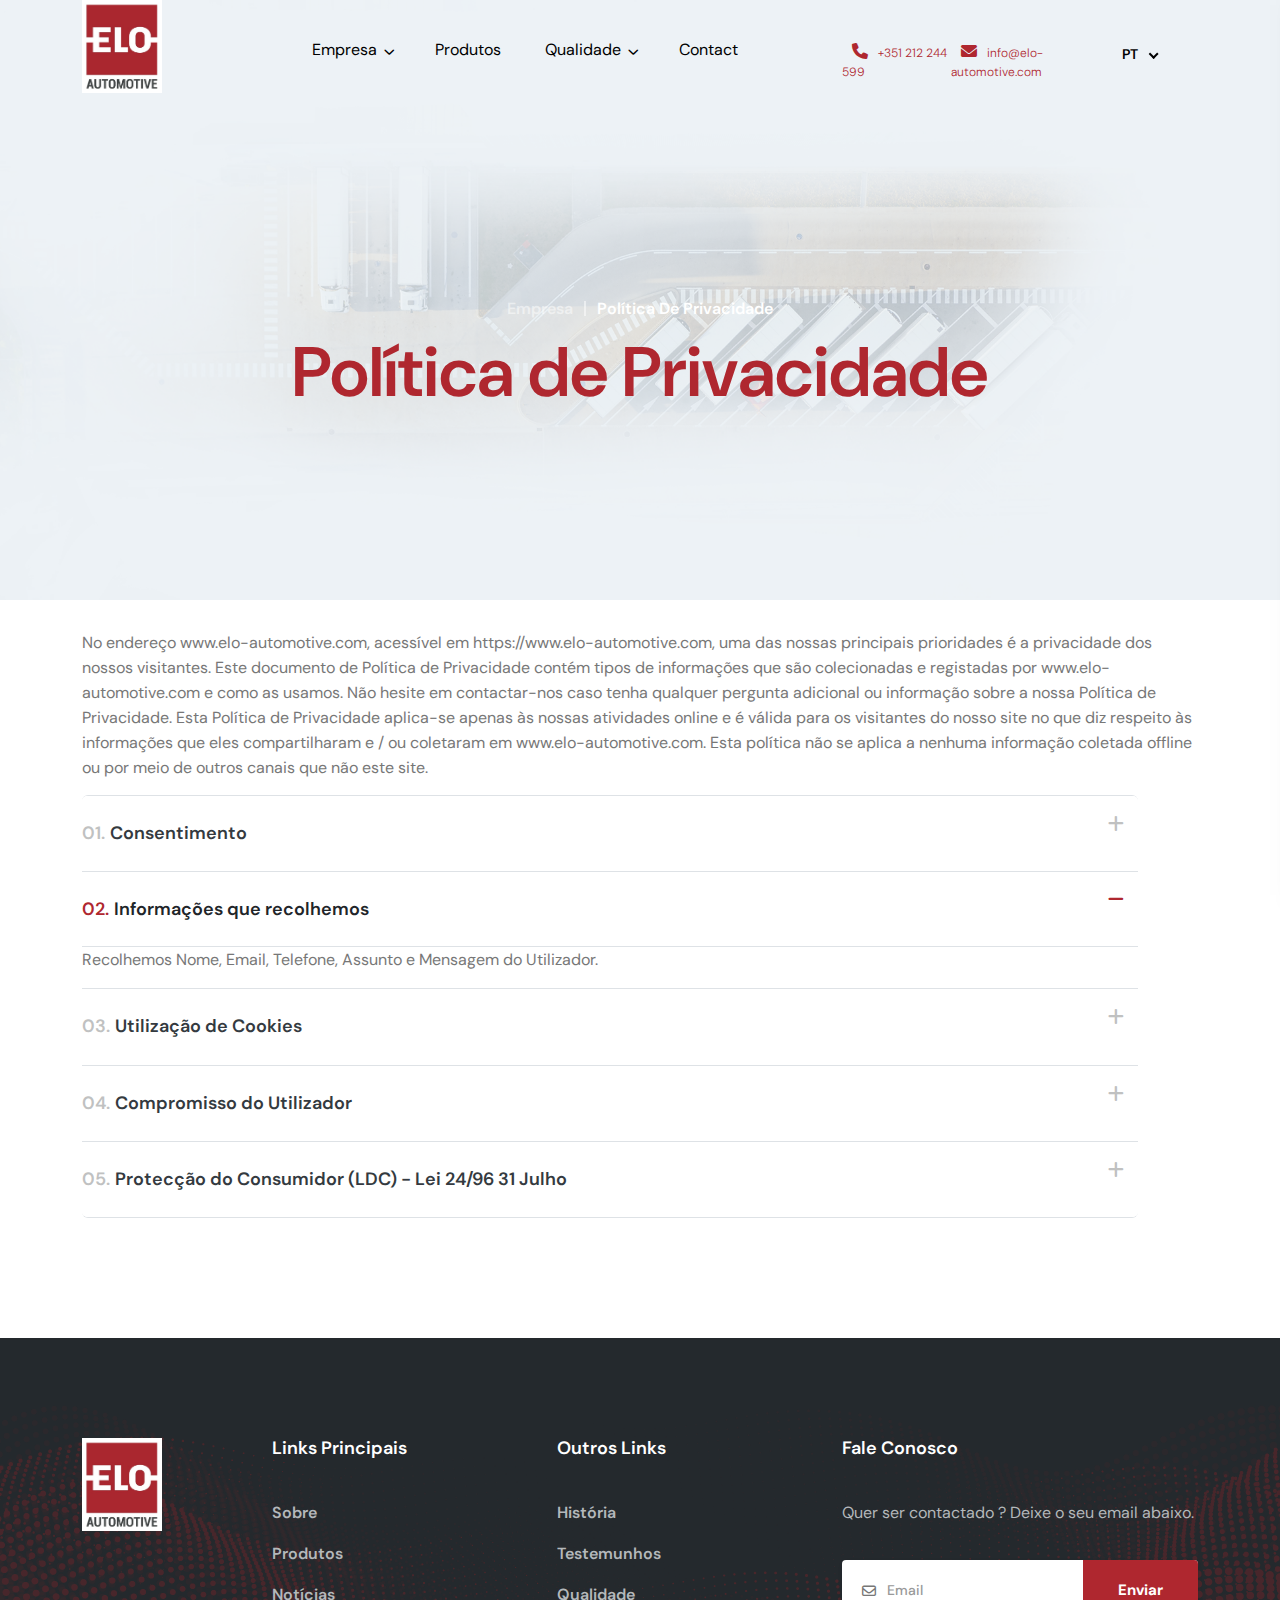
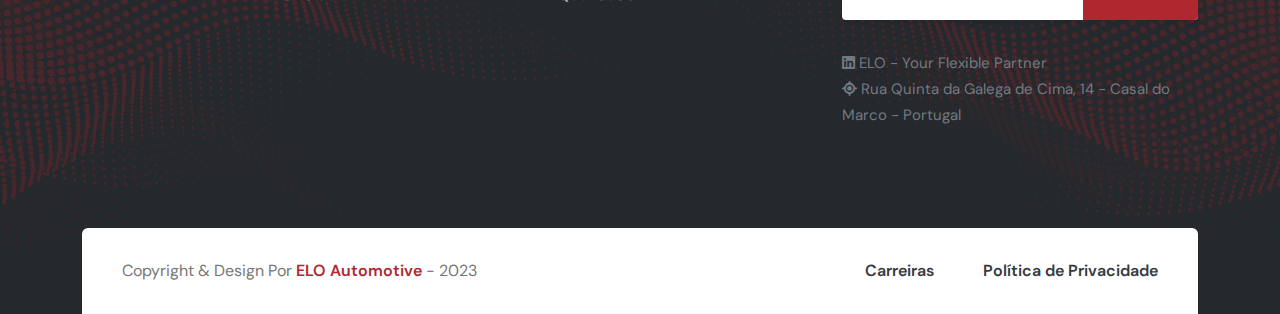
<file: privacy.html>
<!doctype html>
<html class="no-js" lang="pt">
   <head>
      <meta charset="utf-8">
      <meta http-equiv="x-ua-compatible" content="ie=edge">
      <title>ELO Automotive </title>
      <meta name="description" content="">
      <meta name="viewport" content="width=device-width, initial-scale=1">

      <!-- Place favicon.ico in the root directory -->
      <link rel="shortcut icon" type="image/x-icon" href="assets/img/favicon.png">

      <!-- CSS here -->
      <link rel="stylesheet" href="assets/css/bootstrap.css">
      <link rel="stylesheet" href="assets/css/meanmenu.css">
      <link rel="stylesheet" href="assets/css/animate.css">
      <link rel="stylesheet" href="assets/css/owl-carousel.css">
      <link rel="stylesheet" href="assets/css/swiper-bundle.css">
      <link rel="stylesheet" href="assets/css/backtotop.css">
      <link rel="stylesheet" href="assets/css/magnific-popup.css">
      <link rel="stylesheet" href="assets/css/nice-select.css">
      <link rel="stylesheet" href="assets/css/flaticon.css">
      <link rel="stylesheet" href="assets/css/font-awesome-pro.css">
      <link rel="stylesheet" href="assets/css/spacing.css">
      <link rel="stylesheet" href="assets/css/style.css">
   </head>
   <body>
      <!-- Preloader -->
<div class="preloader"></div>
<!-- pre loader area end -->

<!-- back to top start -->
<div class="progress-wrap">
 <svg class="progress-circle svg-content" width="100%" height="100%" viewBox="-1 -1 102 102">
    <path d="M50,1 a49,49 0 0,1 0,98 a49,49 0 0,1 0,-98" />
 </svg>
</div>
<!-- back to top end -->

      <!-- header-area-start -->
<header id="header-sticky" class="header-area">
 <div class="container">
       <div class="row">
          <div class="col-2 align-items-center">
             <div class="logo-area">
                   <div class="logo">
                      <a href="index.html"><img src="assets/img/logo/logo.png" width="80px" alt=""></a>
                   </div>
             </div>
          </div>
          <div class="col-6 align-items-center">
             <div class="menu-area menu-padding">
                   <div class="main-menu">
                      <nav id="mobile-menu-2">
 <ul>
    <li class="has-dropdown"><a href="index.html">Empresa</a>
       <ul class="sub-menu">
          <li><a href="index.html#about">Sobre</a></li>
          <li><a href="#our-history">História</a></li>
          <li><a href="contact.html">Carreiras</a></li>
          <li><a href="terms.html">Termos & Condições</a></li>
       </ul>
    </li>
    
    <li><a href="products-details.html">Produtos</a>
    </li>
    
    <li class="has-dropdown"><a href="#">Qualidade</a>
       <ul class="sub-menu">
          <li><a href="quality.html">Certificações</a></li>
          <li><a href="quality-policy.html">Política da Qualidade</a></li>
       </ul>
    </li>
    
    <li><a href="contact.html">Contact</a></li>

 </ul>
</nav>
                   </div>
             </div>
          </div>
          <div class="col-4">
            <div class="header-info">
               <div class="info-item d-none d-xl-block">
                  <h5><i class="fa fa-phone"></i><a href="tel:+351 212 244 599">+351 212 244 599</a></h5>
               </div>
               <div class="info-item d-none d-xl-block ">
                  <h5><i class="fa fa-envelope"></i><a href="mailto:info@webmail.com">info@elo-automotive.com</a></h5>
               </div>
               <div class="header__lang">
                  <select>
                     <option>PT</option>
                     <option>EN</option>
                     <option>DE</option>
                  </select><div class="nice-select" tabindex="0"><span class="current">PT</span><ul class="list"><li data-value="EN" class="option">EN</li><li data-value="PT" class="option selected focus">PT</li><li data-value="DE" class="option">DE</li></ul></div>
               </div>
               <div class="side-menu-icon d-block d-xl-none">
                  <a href="javascript:void(0)" class="info-toggle-btn f-right sidebar-toggle-btn">
                     <i class="fal fa-bars"></i>
                  </a>
               </div>
            </div>
         </div>
      </div>
 </div>
</header>
<!-- header-area-end -->

      <!-- sidebar area start -->
<div class="sidebar__area">
 <div class="sidebar__wrapper">
    <div class="sidebar__close">
       <button class="sidebar__close-btn" id="sidebar__close-btn">
          <i class="fal fa-times"></i>
       </button>
    </div>
    <div class="sidebar__content">
       <div class="sidebar__logo mb-40">
          <a href="index.html">
          <img src="assets/img/logo/logo.png" width="80px" alt="logo">
          </a>
       </div>
       
       <div class="mobile-menu fix"></div>
       <div class="sidebar__contact mt-30 mb-20">
          <h4>Contactos</h4>
          <ul>
             <li class="d-flex align-items-center">
                <div class="sidebar__contact-icon mr-15">
                   <i class="fal fa-map-marker-alt"></i>
                </div>
                <div class="sidebar__contact-text">
                  <iframe src="https://www.google.com/maps/embed?pb=!4v1685890475937!6m8!1m7!1shWUtbljaydUMW-0WXtvLYw!2m2!1d38.60690747570651!2d-9.083651218877984!3f205.42!4f-6.680000000000007!5f0.7820865974627469" width="180" height="150" style="border:0;" allowfullscreen="" loading="lazy" referrerpolicy="no-referrer-when-downgrade"></iframe><br/>
                  <a>
                     Rua Quinta da Galega de Cima, 14 - Casal do Marco - Portugal
                  </a>
                </div>
             </li>
             <li class="d-flex align-items-center">
                <div class="sidebar__contact-icon mr-15">
                   <i class="far fa-phone"></i>
                </div>
                <div class="sidebar__contact-text">
                   <a href="tel:+012-345-6789">+351 212 244 599</a>
                </div>
             </li>
             <li class="d-flex align-items-center">
                <div class="sidebar__contact-icon mr-15">
                   <i class="fal fa-envelope"></i>
                </div>
                <div class="sidebar__contact-text">
                   <a href="mailto:info@gmail.com">info@eloautomotive.com</a>
                </div>
             </li>
             <li class="d-flex align-items-center">
               <div class="sidebar__contact-icon mr-15">
                  <i class="fab fa-linkedin"></i>
               </div>
               <div class="sidebar__contact-text">
                  <a href="https://www.linkedin.com/company/elo-automotive/">Siga-nos no Linkedin</a>
               </div>
             </li>
          </ul>
       </div>
    </div>
 </div>
</div>
<!-- sidebar area end -->  

<div class="body-overlay"></div>
 
    <div>
     
<!-- slider-area-start  -->
   <section class="page__title-area page__title-height page__title-overlay d-flex align-items-center" data-background="assets/img/bg/privacy-bg-1.jpg">
      <div class="container">
         <div class="row">
            <div class="col-xxl-12">
               <div class="page__title-wrapper mt-100">                  
                  <div class="breadcrumb-menu">
                     <ul>
                        <li><a href="index.html">Empresa</a></li>
                        <li><span>Política de Privacidade</span></li>
                     </ul>
                  </div>
                  <h3 class="page__title mt-20">Política de Privacidade</h3>      
               </div>
            </div>
         </div>
      </div>
   </section>
   <!-- slider-area-end -->

   <!-- faq__area start -->
   <div class="faq__area pt-30 pb-90">
      <div class="container">
         <div class="row align-items-center">
            <div class="col-lg-12">
               <p>No endereço www.elo-automotive.com, acessível em https://www.elo-automotive.com, uma das nossas principais prioridades é a privacidade dos nossos visitantes. Este documento de Política de Privacidade contém tipos de informações que são colecionadas e registadas por www.elo-automotive.com e como as usamos.
               Não hesite em contactar-nos caso tenha qualquer pergunta adicional ou informação sobre a nossa Política de Privacidade.
               Esta Política de Privacidade aplica-se apenas às nossas atividades online e é válida para os visitantes do nosso site no que diz respeito às informações que eles compartilharam e / ou coletaram em www.elo-automotive.com. Esta política não se aplica a nenhuma informação coletada offline ou por meio de outros canais que não este site.
               </p>
               <div class="faq__content mb-30">
                  <div class="accordion" id="accordionExample">
                     <div class="accordion-item">
                        <h2 class="accordion-header" id="headingOne">
                           <button class="accordion-button collapsed" type="button" data-bs-toggle="collapse" data-bs-target="#collapseOne" aria-expanded="false" aria-controls="collapseOne">
                              <span>01. </span> Consentimento
                           </button>
                        </h2>
                        <div id="collapseOne" class="accordion-collapse collapse" aria-labelledby="headingOne" data-bs-parent="#accordionExample">
                           <div class="accordion-body">
                              <p>Ao usar nosso website, concorda com nossa Política de Privacidade e concorda com seus termos.</p>
                           </div>
                        </div>
                     </div>
                     <div class="accordion-item">
                        <h2 class="accordion-header" id="headingTwo">
                           <button class="accordion-button" type="button" data-bs-toggle="collapse" data-bs-target="#collapseTwo" aria-expanded="false" aria-controls="collapseTwo">
                              <span>02. </span> Informações que recolhemos
                           </button>
                        </h2>
                        <div id="collapseTwo" class="accordion-collapse collapse show" aria-labelledby="headingTwo" data-bs-parent="#accordionExample">
                           <div class="accordion-body">
                              <p>Recolhemos Nome, Email, Telefone, Assunto e Mensagem do Utilizador.
                              </p>
                           </div>
                        </div>
                     </div>
                     <div class="accordion-item">
                        <h2 class="accordion-header" id="headingThree">
                           <button class="accordion-button collapsed" type="button" data-bs-toggle="collapse" data-bs-target="#collapseThree" aria-expanded="false" aria-controls="collapseThree">
                              <span>03. </span> Utilização de Cookies
                           </button>
                        </h2>
                        <div id="collapseThree" class="accordion-collapse collapse" aria-labelledby="headingThree" data-bs-parent="#accordionExample">
                           <div class="accordion-body">
                              <p>Utilizamos Cookies fornecedidas pelo Google Analytics para nos ajudar a entender como usa o site e como podemos melhorar a sua experiência. Essas cookies podem rastrear informação sobre quanto tempo está no site e quais as páginas visitadas, para que possamos desenvolver conteudo que seja do seu interesse.</p>
                           </div>
                        </div>
                     </div>
                     <div class="accordion-item">
                        <h2 class="accordion-header" id="headingFour">
                           <button class="accordion-button collapsed" type="button" data-bs-toggle="collapse" data-bs-target="#collapseFour" aria-expanded="false" aria-controls="collapseThree">
                              <span>04. </span> Compromisso do Utilizador
                           </button>
                        </h2>
                        <div id="collapseFour" class="accordion-collapse collapse" aria-labelledby="headingFour" data-bs-parent="#accordionExample">
                           <div class="accordion-body">
                              <p>
                                 O Utilizador compromete-se a fazer uso adequado dos conteúdos e da informação que o site oferece oe põe à sua disposição nas seguintes condições:
                                 
                                 <ul>
                                    <li class="ml-20">Não se envolver em atividades que sejam ilegais ou contrárias à boa fé a à ordem pública;</li>
                                    <li class="ml-20">Não difundir propaganda ou conteúdo de natureza racista, xenofóbica, ou casas de apostas (ex.: Moosh), jogos de sorte e azar, qualquer tipo de pornografia ilegal, de apologia ao terrorismo ou contra os direitos humanos;</li>
                                    <li class="ml-20">Não causar danos aos sistemas físicos (hardwares) e lógicos (softwares) do , de seus fornecedores ou terceiros, para introduzir ou disseminar vírus informáticos ou quaisquer outros sistemas de hardware ou software que sejam capazes de causar danos anteriormente mencionados.</li>
                                 </ul>
                              </p>
                           </div>
                        </div>
                        
                     </div>
                     <div class="accordion-item">
                        <h2 class="accordion-header" id="headingFive">
                           <button class="accordion-button collapsed" type="button" data-bs-toggle="collapse" data-bs-target="#collapseFive" aria-expanded="false" aria-controls="collapseFive">
                              <span>05. </span> Protecção do Consumidor (LDC) - Lei 24/96 31 Julho
                           </button>
                        </h2>
                        <div id="collapseFive" class="accordion-collapse collapse" aria-labelledby="headingFive" data-bs-parent="#accordionExample">
                           <div class="accordion-body">
                              <p>
                                 Sob o Dec. Lei referido, para além de outros direitos, os consumidores em território Português têm direito a:
                                 
                                 <ul>
                                    <li class="ml-20">Pedir quais os dados e categorias recolhidas sobre o consumidor em questão;</li>
                                    <li class="ml-20">Pedir que a Empresa apague quaisquer dados pessoais recolhidos;</li>
                                    <li class="ml-20">Se fizer um pedido para apagar dados pessoais, teremos um mês para lhe responder;</li>
                                 </ul>

                                 Esta política é efetiva a partir de Junho de 2023.
                              </p>
                           </div>
                        </div>
                     </div>
                  </div>
               </div>
            </div>
         </div>
      </div>
   </div>
   <!-- faq__area end -->
    </div>

            <!-- footer start -->
      <footer>
       <div class="footer-area black-bg-2 pt-100 fix">
          <div class="container">
             <div class="row">
                <div class="col-xl-2 col-lg-2 col-md-3 col-sm-4">
                   <div class="footer__widget mb-40">
                      <div class="footer__logo">
                         <a href="index.html"><img src="assets/img/logo/logo.png" width="80px" alt=""></a>
                      </div>
                   </div>
                </div>
                <div class="col-xl-3 col-lg-2 col-md-3 col-sm-4 col-6">
                   <div class="footer__widget mb-40">
                      <h5 class="footer__widget-title">Links Principais</h5>
                      <div class="footer__widget-content">
                         <div class="footer__links">
                            <ul>
                               <li><a href="about.html">Sobre</a></li>
                               <li><a href="products.html">Produtos</a></li>
                               <li><a href="blog.html">Notícias</a></li>
                            </ul>
                      </div>
                      </div>
                   </div>
                </div>
                <div class="col-xl-3 col-lg-2 col-md-3 col-sm-4 col-6">
                   <div class="footer__widget mb-40">
                      <h5 class="footer__widget-title">Outros Links</h5>
                      <div class="footer__widget-content">
                         <div class="footer__links">
                            <ul>
                               <li><a href="history.html">História</a></li>
                               <li><a href="#testimonials">Testemunhos</a></li>
                               <li><a href="quality.html">Qualidade</a></li>
                            </ul>
                      </div>
                      </div>
                   </div>
                </div>
                <div class="col-xl-4 col-lg-4 col-md-8 col-sm-8">
                   <div class="footer__widget mb-40">
                      <h5 class="footer__widget-title">Fale Conosco</h5>
                      <div class="footer__widget-content">
                         <p class="ft-text mb-35">Quer ser contactado ? Deixe o seu email abaixo.</p>
                            <div class="footer__subscribe-form p-relative mb-30">
                               <form action="#">
                                  <input type="email" placeholder="Email">
                                  <button type="submit" class="s-button">Enviar</button>
                               </form>
                         </div>
                         <div class="footer__social">
                            <div class="footer__social-info">
                              <div class="footer__social-icon">
                                 <a href="https://www.linkedin.com/company/elo-automotive/">
                                    <i class="fab fa-linkedin"></i>
                                    ELO - Your Flexible Partner
                                 </a>
                                 <br/>
                                 <a href="#">
                                    <i class="fa fa-location"></i>
                                    Rua Quinta da Galega de Cima, 14 - Casal do Marco - Portugal 
                                 </a>
                              </div>
                            </div>
                         </div>
                      </div>
                   </div>
                </div>
             </div>
             <div class="footer__copyright white-bg mt-60">
                <div class="row">
                   <div class="col-xl-6 col-lg-6 col-md-6 col-sm-6">
                      <div class="footer__copyright-text">
                         <p>Copyright & Design Por <a href="#">ELO Automotive</a> - 2023</p>
                      </div>
                   </div>
                   <div class="col-xl-6 col-lg-6 col-md-6 col-sm-6">
                      <div class="footer__copyright-links text-sm-end">
                         <a href="contact.html">Carreiras </a>
                         <a href="privacy.html">Política de Privacidade</a>
                      </div>
                   </div>
                </div>
             </div>
          </div>
          <div class="footer__shape-1">
             <img src="assets/img/footer/footer-shape-1.png" alt="">
          </div>
          <div class="footer__shape-2">
             <img src="assets/img/footer/footer-shape-2.png" alt="">
          </div>
       </div>
    </footer>
    <!-- footer end -->
    <!-- JS here -->
    <script src="assets/js/vendor/jquery.js"></script>
    <script src="assets/js/vendor/waypoints.js"></script>
    <script src="assets/js/bootstrap-bundle.js"></script>
    <script src="assets/js/meanmenu.js"></script>
    <script src="assets/js/swiper-bundle.js"></script>
    <script src="assets/js/owl-carousel.js"></script>
    <script src="assets/js/magnific-popup.js"></script>
    <script src="assets/js/parallax.js"></script>
    <script src="assets/js/backtotop.js"></script>
    <script src="assets/js/nice-select.js"></script>
    <script src="assets/js/counterup.js"></script>
    <script src="assets/js/wow.js"></script>
    <script src="assets/js/isotope-pkgd.js"></script>
    <script src="assets/js/imagesloaded-pkgd.js"></script>
    <script src="assets/js/ajax-form.js"></script>
    <script src="assets/js/main.js"></script>
   </body>
</file>
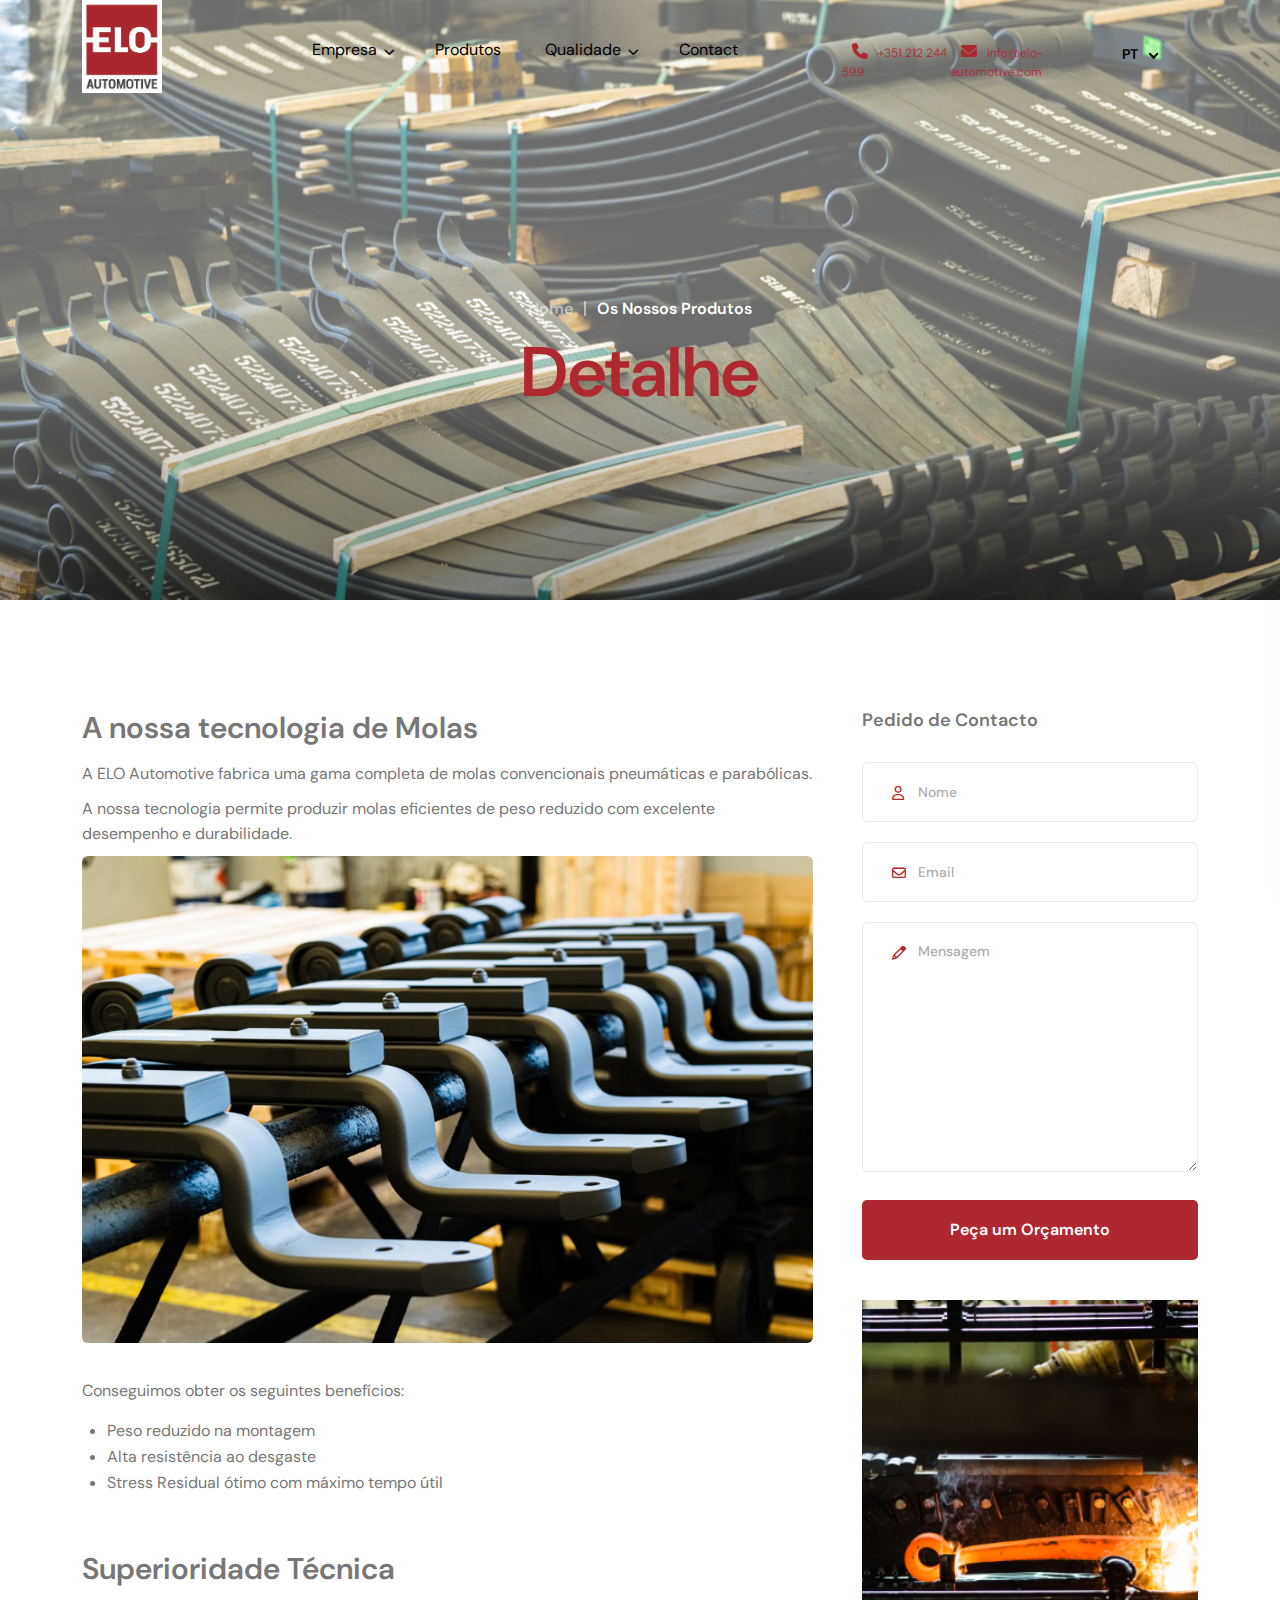
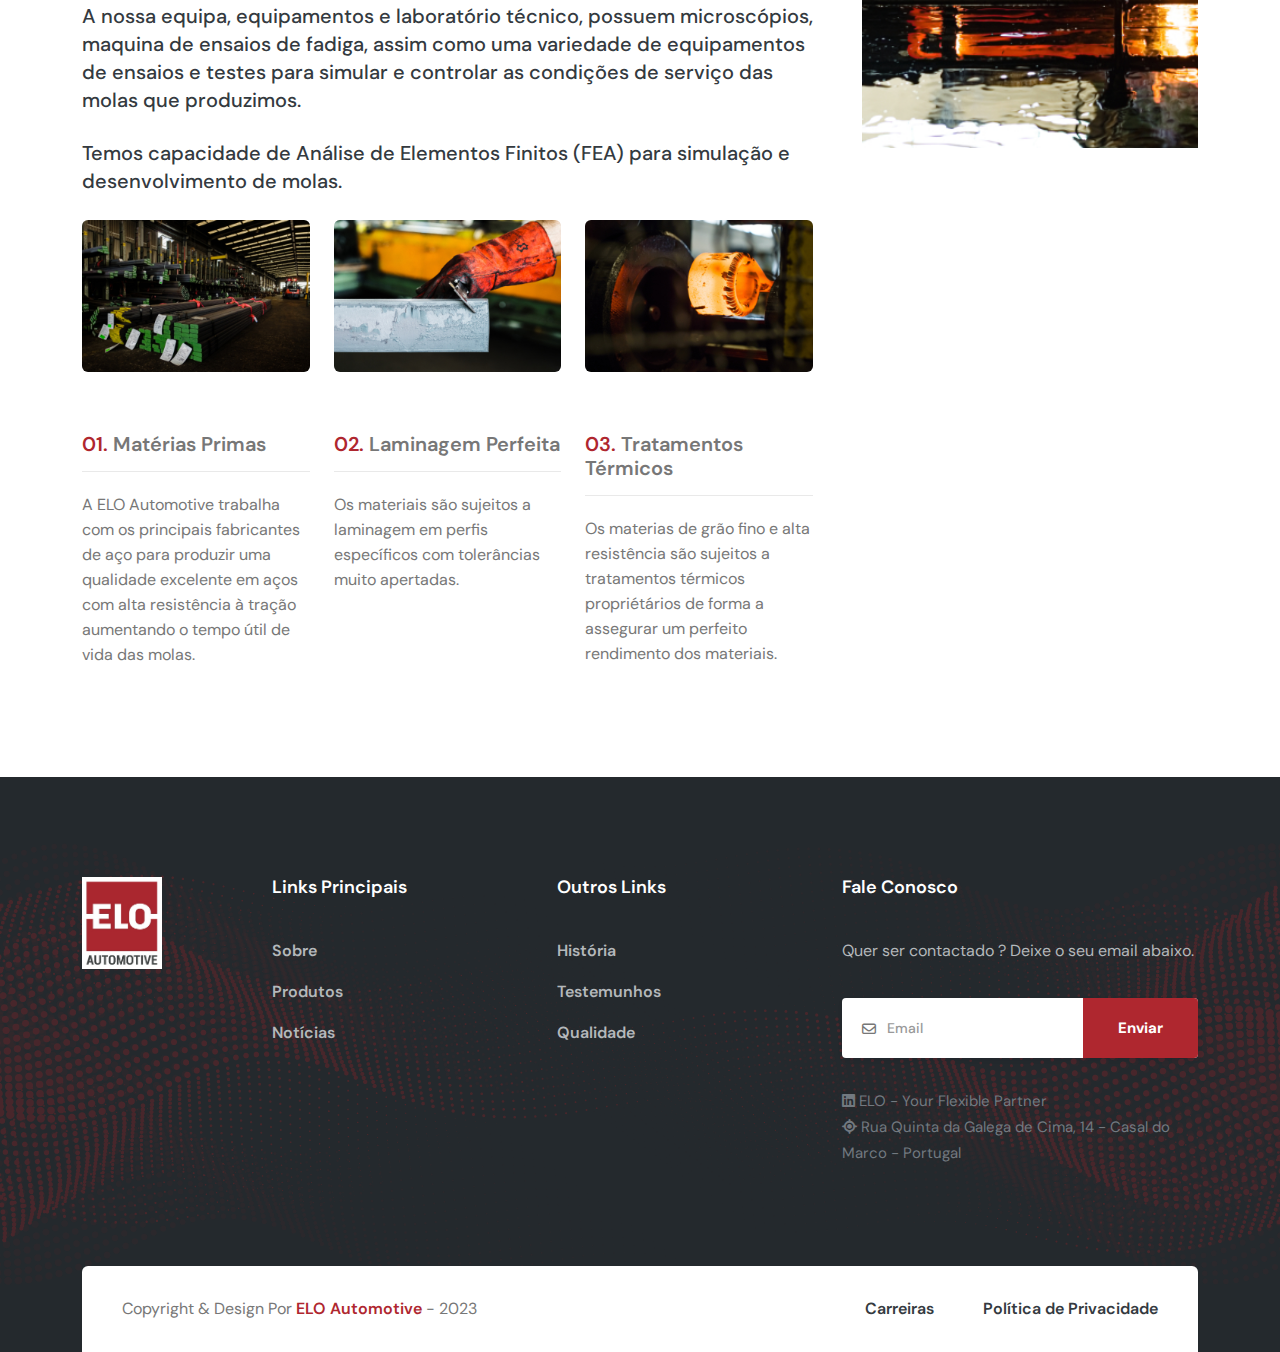
<file: products-details.html>
<!doctype html>
<html class="no-js" lang="pt">
   <head>
      <meta charset="utf-8">
      <meta http-equiv="x-ua-compatible" content="ie=edge">
      <title>ELO Automotive </title>
      <meta name="description" content="">
      <meta name="viewport" content="width=device-width, initial-scale=1">

      <!-- Place favicon.ico in the root directory -->
      <link rel="shortcut icon" type="image/x-icon" href="assets/img/favicon.png">

      <!-- CSS here -->
      <link rel="stylesheet" href="assets/css/bootstrap.css">
      <link rel="stylesheet" href="assets/css/meanmenu.css">
      <link rel="stylesheet" href="assets/css/animate.css">
      <link rel="stylesheet" href="assets/css/owl-carousel.css">
      <link rel="stylesheet" href="assets/css/swiper-bundle.css">
      <link rel="stylesheet" href="assets/css/backtotop.css">
      <link rel="stylesheet" href="assets/css/magnific-popup.css">
      <link rel="stylesheet" href="assets/css/nice-select.css">
      <link rel="stylesheet" href="assets/css/flaticon.css">
      <link rel="stylesheet" href="assets/css/font-awesome-pro.css">
      <link rel="stylesheet" href="assets/css/spacing.css">
      <link rel="stylesheet" href="assets/css/style.css">
   </head>
   <body>
      <!-- Preloader -->
<div class="preloader"></div>
<!-- pre loader area end -->

<!-- back to top start -->
<div class="progress-wrap">
 <svg class="progress-circle svg-content" width="100%" height="100%" viewBox="-1 -1 102 102">
    <path d="M50,1 a49,49 0 0,1 0,98 a49,49 0 0,1 0,-98" />
 </svg>
</div>
<!-- back to top end -->

      <!-- header-area-start -->
<header id="header-sticky" class="header-area">
 <div class="container">
       <div class="row">
          <div class="col-2 align-items-center">
             <div class="logo-area">
                   <div class="logo">
                      <a href="index.html"><img src="assets/img/logo/logo.png" width="80px" alt=""></a>
                   </div>
             </div>
          </div>
          <div class="col-6 align-items-center">
             <div class="menu-area menu-padding">
                   <div class="main-menu">
                      <nav id="mobile-menu-2">
 <ul>
    <li class="has-dropdown"><a href="index.html">Empresa</a>
       <ul class="sub-menu">
          <li><a href="index.html#about">Sobre</a></li>
          <li><a href="#our-history">História</a></li>
          <li><a href="contact.html">Carreiras</a></li>
          <li><a href="terms.html">Termos & Condições</a></li>
       </ul>
    </li>
    
    <li><a href="products-details.html">Produtos</a>
    </li>
    
    <li class="has-dropdown"><a href="#">Qualidade</a>
       <ul class="sub-menu">
          <li><a href="quality.html">Certificações</a></li>
          <li><a href="quality-policy.html">Política da Qualidade</a></li>
       </ul>
    </li>
    
    <li><a href="contact.html">Contact</a></li>

 </ul>
</nav>
                   </div>
             </div>
          </div>
          <div class="col-4">
            <div class="header-info">
               <div class="info-item d-none d-xl-block">
                  <h5><i class="fa fa-phone"></i><a href="tel:+351 212 244 599">+351 212 244 599</a></h5>
               </div>
               <div class="info-item d-none d-xl-block ">
                  <h5><i class="fa fa-envelope"></i><a href="mailto:info@webmail.com">info@elo-automotive.com</a></h5>
               </div>
               <div class="header__lang">
                  <select>
                     <option>PT</option>
                     <option>EN</option>
                     <option>DE</option>
                  </select><div class="nice-select" tabindex="0"><span class="current">PT</span><ul class="list"><li data-value="EN" class="option">EN</li><li data-value="PT" class="option selected focus">PT</li><li data-value="DE" class="option">DE</li></ul></div>
               </div>
               <div class="side-menu-icon d-block d-xl-none">
                  <a href="javascript:void(0)" class="info-toggle-btn f-right sidebar-toggle-btn">
                     <i class="fal fa-bars"></i>
                  </a>
               </div>
            </div>
         </div>
      </div>
 </div>
</header>
<!-- header-area-end -->

      <!-- sidebar area start -->
<div class="sidebar__area">
 <div class="sidebar__wrapper">
    <div class="sidebar__close">
       <button class="sidebar__close-btn" id="sidebar__close-btn">
          <i class="fal fa-times"></i>
       </button>
    </div>
    <div class="sidebar__content">
       <div class="sidebar__logo mb-40">
          <a href="index.html">
          <img src="assets/img/logo/logo.png" width="80px" alt="logo">
          </a>
       </div>
       
       <div class="mobile-menu fix"></div>
       <div class="sidebar__contact mt-30 mb-20">
          <h4>Contactos</h4>
          <ul>
             <li class="d-flex align-items-center">
                <div class="sidebar__contact-icon mr-15">
                   <i class="fal fa-map-marker-alt"></i>
                </div>
                <div class="sidebar__contact-text">
                  <iframe src="https://www.google.com/maps/embed?pb=!4v1685890475937!6m8!1m7!1shWUtbljaydUMW-0WXtvLYw!2m2!1d38.60690747570651!2d-9.083651218877984!3f205.42!4f-6.680000000000007!5f0.7820865974627469" width="180" height="150" style="border:0;" allowfullscreen="" loading="lazy" referrerpolicy="no-referrer-when-downgrade"></iframe><br/>
                  <a>
                     Rua Quinta da Galega de Cima, 14 - Casal do Marco - Portugal
                  </a>
                </div>
             </li>
             <li class="d-flex align-items-center">
                <div class="sidebar__contact-icon mr-15">
                   <i class="far fa-phone"></i>
                </div>
                <div class="sidebar__contact-text">
                   <a href="tel:+012-345-6789">+351 212 244 599</a>
                </div>
             </li>
             <li class="d-flex align-items-center">
                <div class="sidebar__contact-icon mr-15">
                   <i class="fal fa-envelope"></i>
                </div>
                <div class="sidebar__contact-text">
                   <a href="mailto:info@gmail.com">info@eloautomotive.com</a>
                </div>
             </li>
             <li class="d-flex align-items-center">
               <div class="sidebar__contact-icon mr-15">
                  <i class="fab fa-linkedin"></i>
               </div>
               <div class="sidebar__contact-text">
                  <a href="https://www.linkedin.com/company/elo-automotive/">Siga-nos no Linkedin</a>
               </div>
             </li>
          </ul>
       </div>
    </div>
 </div>
</div>
<!-- sidebar area end -->  

<div class="body-overlay"></div>
 
    <div>
     


  <!-- slider-area-start  -->
      <section class="page__title-area page__title-height page__title-overlay d-flex align-items-center" data-background="assets/img/products/757.jpg">
       <div class="container">
          <div class="row">
             <div class="col-xxl-12">
                <div class="page__title-wrapper mt-100">                  
                   <div class="breadcrumb-menu">
                      <ul>
                          <li><a href="index.html">Home</a></li>
                          <li><span>Os Nossos Produtos</span></li>
                      </ul>
                  </div>
                   <h3 class="page__title mt-20">Detalhe</h3>      
                </div>
             </div>
          </div>
       </div>
    </section>
    <!-- slider-area-end -->

  <!-- product portfolio area start -->
<div class="portfoilo__area pt-110 pb-30">
 <div class="container">
    <div class="row">
       <div class="col-xxl-8 col-xl-7 col-lg-7">
          <div class="portfolio__details mb-50">
             <h4 class="portfolio__details-title">A nossa tecnologia de Molas</h4>
             <p class="pt-d-text mb-10">A ELO Automotive fabrica uma gama completa de molas convencionais pneumáticas e parabólicas.
            <p class="pt-d-text mb-10">A nossa tecnologia permite produzir molas eficientes de peso reduzido com excelente desempenho e durabilidade.</p>
             <div class="pt-d-image w-img mb-35">
                <img src="assets/img/products/tecnologia.jpg" alt="portfolio-details-img">
             </div>
             <ul>
               <p>Conseguimos obter os seguintes benefícios:</p>
               <li class="ml-25">Peso reduzido na montagem</li>
               <li class="ml-25">Alta resistência ao desgaste</li>
               <li class="ml-25">Stress Residual ótimo com máximo tempo útil</li>
             </ul>
             <div class="ptd-descriptiopn mt-55 mb-25">
                <h4 class="portfolio__details-title">Superioridade Técnica</h4>
                <blockquote class="mb-25">A nossa equipa, equipamentos e laboratório técnico, possuem microscópios, maquina de ensaios de fadiga, assim como uma variedade de equipamentos de ensaios e testes para simular e controlar as condições de serviço das molas que produzimos. </blockquote>
                <blockquote class="mb-25">Temos capacidade de Análise de Elementos Finitos (FEA) para simulação e desenvolvimento de molas.</blockquote>
             </div>
             
             <div class="row">
                <div class="col-lg-4">
                   <div class="pt-d-image mb-30 w-img">
                      <img src="assets/img/products/products-1-300x200.jpg" alt="portfoilo-img">
                   </div>
                </div>
                <div class="col-lg-4">
                   <div class="pt-d-image mb-30 w-img">
                      <img src="assets/img/products/products-2-300x200.jpg" alt="portfoilo-img">
                   </div>
                </div>
                <div class="col-lg-4">
                   <div class="pt-d-image mb-30 w-img">
                      <img src="assets/img/products/products-3-300x200.jpg" alt="portfoilo-img">
                   </div>
                </div>
             </div>
             
             <div class="row pt-30">
                <div class="col-lg-4">
                   <div class="pt-sm-item mb-30">
                      <h5 class="pt-sm-item-title"><span class="pt-sm-item-number">01.</span> Matérias Primas</h5>
                      <p>A ELO Automotive trabalha com os principais fabricantes de aço para produzir uma qualidade excelente em aços com alta resistência à tração aumentando o tempo útil de vida das molas.</p>
                   </div>
                </div>
                <div class="col-lg-4">
                   <div class="pt-sm-item mb-30">
                      <h5 class="pt-sm-item-title"><span class="pt-sm-item-number">02.</span> Laminagem Perfeita</h5>
                      <p>Os materiais são sujeitos a laminagem em perfis específicos com tolerâncias muito apertadas.</p>
                   </div>
                </div>
                <div class="col-lg-4">
                  <div class="pt-sm-item mb-30">
                     <h5 class="pt-sm-item-title"><span class="pt-sm-item-number">03.</span> Tratamentos Térmicos</h5>
                     <p>Os materias de grão fino e alta resistência são sujeitos a tratamentos térmicos propriétários de forma a assegurar um perfeito rendimento dos materiais. </p>
                  </div>
               </div>
             </div>
          </div>
       </div>
       <div class="col-xxl-4 col-xl-5 col-lg-5">
          <div class="portfolio__sidebar mb-50">
             <div class="ps__form mb-40">
                <h5 class="ps__title">Pedido de Contacto</h5>
                <form action="#">
                   <div class="contact-filed mb-20">
                       <input type="text" name="name" placeholder="Nome">
                   </div>
                   <div class="contact-filed contact-icon-mail mb-20">
                       <input type="text" name="email" placeholder="Email">
                   </div>
                   <div class="contact-filed contact-icon-message mb-20">
                      <textarea placeholder="Mensagem"></textarea>
                  </div>
                   <div class="form-submit text-center">
                       <button class="tp-btn w-100">Peça um Orçamento</button>
                   </div>
               </form>
             </div>
             <div class="ps__image w-img">
                <img src="assets/img/products/products-4-300x400.jpg" alt="">
             </div>
          </div>
       </div>
    </div>
 </div>
</div>
<!-- product portfolio area end -->




    </div>

            <!-- footer start -->
      <footer>
       <div class="footer-area black-bg-2 pt-100 fix">
          <div class="container">
             <div class="row">
                <div class="col-xl-2 col-lg-2 col-md-3 col-sm-4">
                   <div class="footer__widget mb-40">
                      <div class="footer__logo">
                         <a href="index.html"><img src="assets/img/logo/logo.png" width="80px" alt=""></a>
                      </div>
                   </div>
                </div>
                <div class="col-xl-3 col-lg-2 col-md-3 col-sm-4 col-6">
                   <div class="footer__widget mb-40">
                      <h5 class="footer__widget-title">Links Principais</h5>
                      <div class="footer__widget-content">
                         <div class="footer__links">
                            <ul>
                               <li><a href="about.html">Sobre</a></li>
                               <li><a href="products.html">Produtos</a></li>
                               <li><a href="blog.html">Notícias</a></li>
                            </ul>
                      </div>
                      </div>
                   </div>
                </div>
                <div class="col-xl-3 col-lg-2 col-md-3 col-sm-4 col-6">
                   <div class="footer__widget mb-40">
                      <h5 class="footer__widget-title">Outros Links</h5>
                      <div class="footer__widget-content">
                         <div class="footer__links">
                            <ul>
                               <li><a href="history.html">História</a></li>
                               <li><a href="#testimonials">Testemunhos</a></li>
                               <li><a href="quality.html">Qualidade</a></li>
                            </ul>
                      </div>
                      </div>
                   </div>
                </div>
                <div class="col-xl-4 col-lg-4 col-md-8 col-sm-8">
                   <div class="footer__widget mb-40">
                      <h5 class="footer__widget-title">Fale Conosco</h5>
                      <div class="footer__widget-content">
                         <p class="ft-text mb-35">Quer ser contactado ? Deixe o seu email abaixo.</p>
                            <div class="footer__subscribe-form p-relative mb-30">
                               <form action="#">
                                  <input type="email" placeholder="Email">
                                  <button type="submit" class="s-button">Enviar</button>
                               </form>
                         </div>
                         <div class="footer__social">
                            <div class="footer__social-info">
                              <div class="footer__social-icon">
                                 <a href="https://www.linkedin.com/company/elo-automotive/">
                                    <i class="fab fa-linkedin"></i>
                                    ELO - Your Flexible Partner
                                 </a>
                                 <br/>
                                 <a href="#">
                                    <i class="fa fa-location"></i>
                                    Rua Quinta da Galega de Cima, 14 - Casal do Marco - Portugal 
                                 </a>
                              </div>
                            </div>
                         </div>
                      </div>
                   </div>
                </div>
             </div>
             <div class="footer__copyright white-bg mt-60">
                <div class="row">
                   <div class="col-xl-6 col-lg-6 col-md-6 col-sm-6">
                      <div class="footer__copyright-text">
                         <p>Copyright & Design Por <a href="#">ELO Automotive</a> - 2023</p>
                      </div>
                   </div>
                   <div class="col-xl-6 col-lg-6 col-md-6 col-sm-6">
                      <div class="footer__copyright-links text-sm-end">
                         <a href="contact.html">Carreiras </a>
                         <a href="privacy.html">Política de Privacidade</a>
                      </div>
                   </div>
                </div>
             </div>
          </div>
          <div class="footer__shape-1">
             <img src="assets/img/footer/footer-shape-1.png" alt="">
          </div>
          <div class="footer__shape-2">
             <img src="assets/img/footer/footer-shape-2.png" alt="">
          </div>
       </div>
    </footer>
    <!-- footer end -->
    <!-- JS here -->
    <script src="assets/js/vendor/jquery.js"></script>
    <script src="assets/js/vendor/waypoints.js"></script>
    <script src="assets/js/bootstrap-bundle.js"></script>
    <script src="assets/js/meanmenu.js"></script>
    <script src="assets/js/swiper-bundle.js"></script>
    <script src="assets/js/owl-carousel.js"></script>
    <script src="assets/js/magnific-popup.js"></script>
    <script src="assets/js/parallax.js"></script>
    <script src="assets/js/backtotop.js"></script>
    <script src="assets/js/nice-select.js"></script>
    <script src="assets/js/counterup.js"></script>
    <script src="assets/js/wow.js"></script>
    <script src="assets/js/isotope-pkgd.js"></script>
    <script src="assets/js/imagesloaded-pkgd.js"></script>
    <script src="assets/js/ajax-form.js"></script>
    <script src="assets/js/main.js"></script>
   </body>
</file>
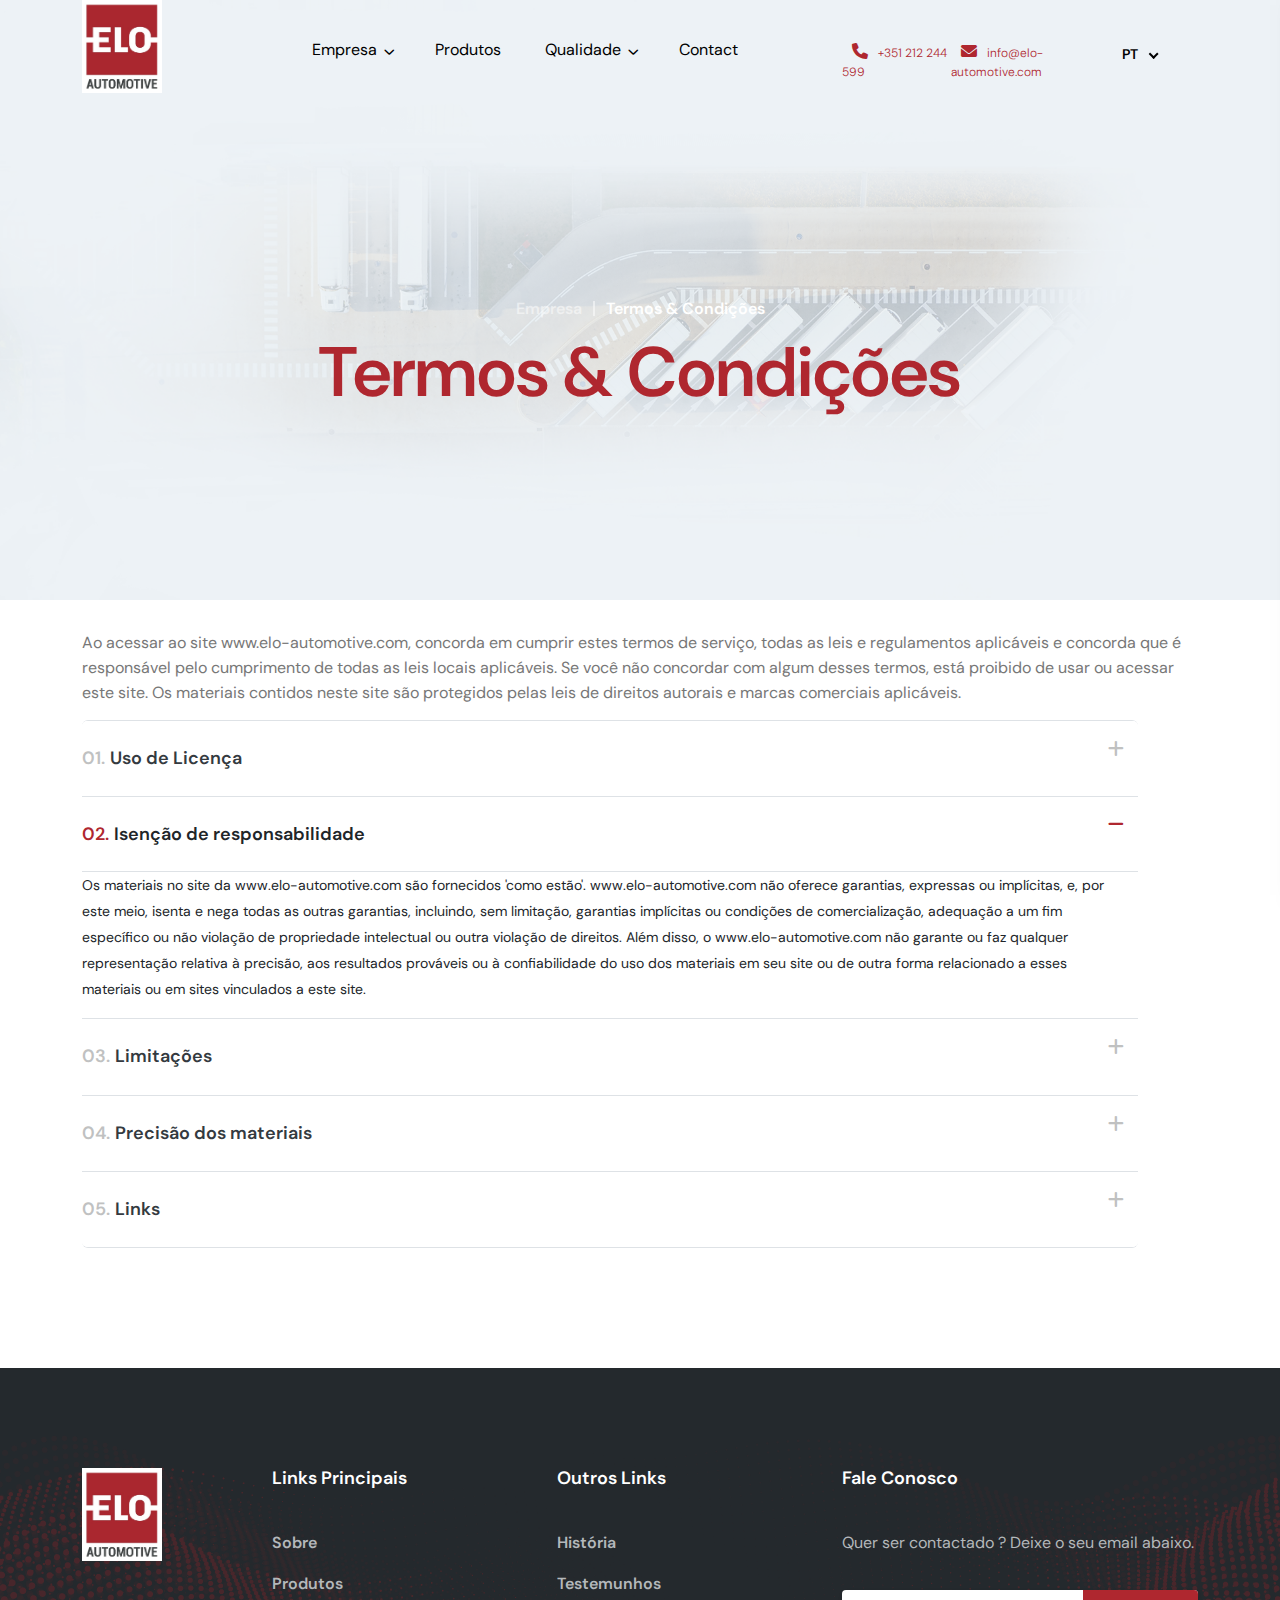
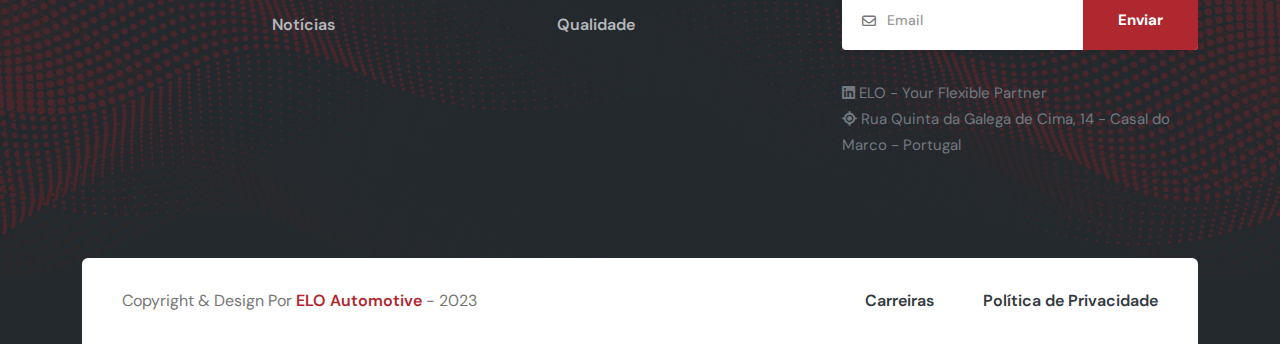
<file: terms.html>
<!doctype html>
<html class="no-js" lang="pt">
   <head>
      <meta charset="utf-8">
      <meta http-equiv="x-ua-compatible" content="ie=edge">
      <title>ELO Automotive </title>
      <meta name="description" content="">
      <meta name="viewport" content="width=device-width, initial-scale=1">

      <!-- Place favicon.ico in the root directory -->
      <link rel="shortcut icon" type="image/x-icon" href="assets/img/favicon.png">

      <!-- CSS here -->
      <link rel="stylesheet" href="assets/css/bootstrap.css">
      <link rel="stylesheet" href="assets/css/meanmenu.css">
      <link rel="stylesheet" href="assets/css/animate.css">
      <link rel="stylesheet" href="assets/css/owl-carousel.css">
      <link rel="stylesheet" href="assets/css/swiper-bundle.css">
      <link rel="stylesheet" href="assets/css/backtotop.css">
      <link rel="stylesheet" href="assets/css/magnific-popup.css">
      <link rel="stylesheet" href="assets/css/nice-select.css">
      <link rel="stylesheet" href="assets/css/flaticon.css">
      <link rel="stylesheet" href="assets/css/font-awesome-pro.css">
      <link rel="stylesheet" href="assets/css/spacing.css">
      <link rel="stylesheet" href="assets/css/style.css">
   </head>
   <body>
      <!-- Preloader -->
<div class="preloader"></div>
<!-- pre loader area end -->

<!-- back to top start -->
<div class="progress-wrap">
 <svg class="progress-circle svg-content" width="100%" height="100%" viewBox="-1 -1 102 102">
    <path d="M50,1 a49,49 0 0,1 0,98 a49,49 0 0,1 0,-98" />
 </svg>
</div>
<!-- back to top end -->

      <!-- header-area-start -->
<header id="header-sticky" class="header-area">
 <div class="container">
       <div class="row">
          <div class="col-2 align-items-center">
             <div class="logo-area">
                   <div class="logo">
                      <a href="index.html"><img src="assets/img/logo/logo.png" width="80px" alt=""></a>
                   </div>
             </div>
          </div>
          <div class="col-6 align-items-center">
             <div class="menu-area menu-padding">
                   <div class="main-menu">
                      <nav id="mobile-menu-2">
 <ul>
    <li class="has-dropdown"><a href="index.html">Empresa</a>
       <ul class="sub-menu">
          <li><a href="index.html#about">Sobre</a></li>
          <li><a href="#our-history">História</a></li>
          <li><a href="contact.html">Carreiras</a></li>
          <li><a href="terms.html">Termos & Condições</a></li>
       </ul>
    </li>
    
    <li><a href="products-details.html">Produtos</a>
    </li>
    
    <li class="has-dropdown"><a href="#">Qualidade</a>
       <ul class="sub-menu">
          <li><a href="quality.html">Certificações</a></li>
          <li><a href="quality-policy.html">Política da Qualidade</a></li>
       </ul>
    </li>
    
    <li><a href="contact.html">Contact</a></li>

 </ul>
</nav>
                   </div>
             </div>
          </div>
          <div class="col-4">
            <div class="header-info">
               <div class="info-item d-none d-xl-block">
                  <h5><i class="fa fa-phone"></i><a href="tel:+351 212 244 599">+351 212 244 599</a></h5>
               </div>
               <div class="info-item d-none d-xl-block ">
                  <h5><i class="fa fa-envelope"></i><a href="mailto:info@webmail.com">info@elo-automotive.com</a></h5>
               </div>
               <div class="header__lang">
                  <select>
                     <option>PT</option>
                     <option>EN</option>
                     <option>DE</option>
                  </select><div class="nice-select" tabindex="0"><span class="current">PT</span><ul class="list"><li data-value="EN" class="option">EN</li><li data-value="PT" class="option selected focus">PT</li><li data-value="DE" class="option">DE</li></ul></div>
               </div>
               <div class="side-menu-icon d-block d-xl-none">
                  <a href="javascript:void(0)" class="info-toggle-btn f-right sidebar-toggle-btn">
                     <i class="fal fa-bars"></i>
                  </a>
               </div>
            </div>
         </div>
      </div>
 </div>
</header>
<!-- header-area-end -->

      <!-- sidebar area start -->
<div class="sidebar__area">
 <div class="sidebar__wrapper">
    <div class="sidebar__close">
       <button class="sidebar__close-btn" id="sidebar__close-btn">
          <i class="fal fa-times"></i>
       </button>
    </div>
    <div class="sidebar__content">
       <div class="sidebar__logo mb-40">
          <a href="index.html">
          <img src="assets/img/logo/logo.png" width="80px" alt="logo">
          </a>
       </div>
       
       <div class="mobile-menu fix"></div>
       <div class="sidebar__contact mt-30 mb-20">
          <h4>Contactos</h4>
          <ul>
             <li class="d-flex align-items-center">
                <div class="sidebar__contact-icon mr-15">
                   <i class="fal fa-map-marker-alt"></i>
                </div>
                <div class="sidebar__contact-text">
                  <iframe src="https://www.google.com/maps/embed?pb=!4v1685890475937!6m8!1m7!1shWUtbljaydUMW-0WXtvLYw!2m2!1d38.60690747570651!2d-9.083651218877984!3f205.42!4f-6.680000000000007!5f0.7820865974627469" width="180" height="150" style="border:0;" allowfullscreen="" loading="lazy" referrerpolicy="no-referrer-when-downgrade"></iframe><br/>
                  <a>
                     Rua Quinta da Galega de Cima, 14 - Casal do Marco - Portugal
                  </a>
                </div>
             </li>
             <li class="d-flex align-items-center">
                <div class="sidebar__contact-icon mr-15">
                   <i class="far fa-phone"></i>
                </div>
                <div class="sidebar__contact-text">
                   <a href="tel:+012-345-6789">+351 212 244 599</a>
                </div>
             </li>
             <li class="d-flex align-items-center">
                <div class="sidebar__contact-icon mr-15">
                   <i class="fal fa-envelope"></i>
                </div>
                <div class="sidebar__contact-text">
                   <a href="mailto:info@gmail.com">info@eloautomotive.com</a>
                </div>
             </li>
             <li class="d-flex align-items-center">
               <div class="sidebar__contact-icon mr-15">
                  <i class="fab fa-linkedin"></i>
               </div>
               <div class="sidebar__contact-text">
                  <a href="https://www.linkedin.com/company/elo-automotive/">Siga-nos no Linkedin</a>
               </div>
             </li>
          </ul>
       </div>
    </div>
 </div>
</div>
<!-- sidebar area end -->  

<div class="body-overlay"></div>
 
    <div>
     
<!-- slider-area-start  -->
   <section class="page__title-area page__title-height page__title-overlay d-flex align-items-center" data-background="assets/img/bg/privacy-bg-1.jpg">
      <div class="container">
         <div class="row">
            <div class="col-xxl-12">
               <div class="page__title-wrapper mt-100">                  
                  <div class="breadcrumb-menu">
                     <ul>
                        <li><a href="index.html">Empresa</a></li>
                        <li><span>Termos & Condições</span></li>
                     </ul>
                  </div>
                  <h3 class="page__title mt-20">Termos & Condições</h3>      
               </div>
            </div>
         </div>
      </div>
   </section>
   <!-- slider-area-end -->

   <!-- faq__area start -->
   <div class="faq__area pt-30 pb-90">
      <div class="container">
         <div class="row align-items-center">
            <div class="col-lg-12">
               <p>Ao acessar ao site <a href="index.html">www.elo-automotive.com</a>, concorda em cumprir estes termos de serviço, todas as leis e regulamentos aplicáveis ​​e concorda que é responsável pelo cumprimento de todas as leis locais aplicáveis. Se você não concordar com algum desses termos, está proibido de usar ou acessar este site. Os materiais contidos neste site são protegidos pelas leis de direitos autorais e marcas comerciais aplicáveis.
               </p>
               <div class="faq__content mb-30">
                  <div class="accordion" id="accordionExample">
                     <div class="accordion-item">
                        <h2 class="accordion-header" id="headingOne">
                           <button class="accordion-button collapsed" type="button" data-bs-toggle="collapse" data-bs-target="#collapseOne" aria-expanded="false" aria-controls="collapseOne">
                              <span>01. </span> Uso de Licença
                           </button>
                        </h2>
                        <div id="collapseOne" class="accordion-collapse collapse" aria-labelledby="headingOne" data-bs-parent="#accordionExample">
                           <div class="accordion-body">
                              <p>É concedida permissão para baixar temporariamente uma cópia dos materiais (informações ou software) no site www.elo-automotive.com , apenas para visualização transitória pessoal e não comercial. Esta é a concessão de uma licença, não uma transferência de título e, sob esta licença, você não pode: </p>
                              <ul>
                                 <li class="ml-20">modificar ou copiar os materiais; </li>
                                 <li class="ml-20">usar os materiais para qualquer finalidade comercial ou para exibição pública (comercial ou não comercial); </li>
                                 <li class="ml-20">tentar descompilar ou fazer engenharia reversa de qualquer software contido no site www.elo-automotive.com; </li>
                                 <li class="ml-20">remover quaisquer direitos autorais ou outras notações de propriedade dos materiais; ou </li>
                                 <li class="ml-20">transferir os materiais para outra pessoa ou 'espelhe' os materiais em qualquer outro servidor.</li>
                              </ul>
                              <p>Esta licença será automaticamente rescindida se você violar alguma dessas restrições e poderá ser rescindida por www.elo-automotive.com a qualquer momento. Ao encerrar a visualização desses materiais ou após o término desta licença, você deve apagar todos os materiais baixados em sua posse, seja em formato eletrónico ou impresso.</p>
                           </div>
                        </div>
                     </div>
                     <div class="accordion-item">
                        <h2 class="accordion-header" id="headingTwo">
                           <button class="accordion-button" type="button" data-bs-toggle="collapse" data-bs-target="#collapseTwo" aria-expanded="false" aria-controls="collapseTwo">
                              <span>02. </span> Isenção de responsabilidade
                           </button>
                        </h2>
                        <div id="collapseTwo" class="accordion-collapse collapse show" aria-labelledby="headingTwo" data-bs-parent="#accordionExample">
                           <div class="accordion-body">
                              Os materiais no site da www.elo-automotive.com são fornecidos 'como estão'. www.elo-automotive.com não oferece garantias, expressas ou implícitas, e, por este meio, isenta e nega todas as outras garantias, incluindo, sem limitação, garantias implícitas ou condições de comercialização, adequação a um fim específico ou não violação de propriedade intelectual ou outra violação de direitos.
                              Além disso, o www.elo-automotive.com não garante ou faz qualquer representação relativa à precisão, aos resultados prováveis ​​ou à confiabilidade do uso dos materiais em seu site ou de outra forma relacionado a esses materiais ou em sites vinculados a este site.
                              </p>
                           </div>
                        </div>
                     </div>
                     <div class="accordion-item">
                        <h2 class="accordion-header" id="headingThree">
                           <button class="accordion-button collapsed" type="button" data-bs-toggle="collapse" data-bs-target="#collapseThree" aria-expanded="false" aria-controls="collapseThree">
                              <span>03. </span> Limitações
                           </button>
                        </h2>
                        <div id="collapseThree" class="accordion-collapse collapse" aria-labelledby="headingThree" data-bs-parent="#accordionExample">
                           <div class="accordion-body">
                              <p>Em nenhum caso o www.elo-automotive.com ou seus fornecedores serão responsáveis ​​por quaisquer danos (incluindo, sem limitação, danos por perda de dados ou lucro ou devido a interrupção dos negócios) decorrentes do uso ou da incapacidade de usar os materiais em www.elo-automotive.com, mesmo que www.elo-automotive.com ou um representante autorizado da www.elo-automotive.com tenha sido notificado oralmente ou por escrito da possibilidade de tais danos. Como algumas jurisdições não permitem limitações em garantias implícitas, ou limitações de responsabilidade por danos conseqüentes ou incidentais, essas limitações podem não se aplicar a você.</p>
                           </div>
                        </div>
                     </div>
                     <div class="accordion-item">
                        <h2 class="accordion-header" id="headingFour">
                           <button class="accordion-button collapsed" type="button" data-bs-toggle="collapse" data-bs-target="#collapseFour" aria-expanded="false" aria-controls="collapseThree">
                              <span>04. </span> Precisão dos materiais
                           </button>
                        </h2>
                        <div id="collapseFour" class="accordion-collapse collapse" aria-labelledby="headingFour" data-bs-parent="#accordionExample">
                           <div class="accordion-body">
                              <p>
                                 Os materiais exibidos no site da www.elo-automotive.com podem incluir erros técnicos, tipográficos ou fotográficos. www.elo-automotive.com não garante que qualquer material em seu site seja preciso, completo ou atual. www.elo-automotive.com pode fazer alterações nos materiais contidos em seu site a qualquer momento, sem aviso prévio. No entanto, www.elo-automotive.com não se compromete a atualizar os materiais.
                                 
                              </p>
                           </div>
                        </div>
                        
                     </div>
                     <div class="accordion-item">
                        <h2 class="accordion-header" id="headingFive">
                           <button class="accordion-button collapsed" type="button" data-bs-toggle="collapse" data-bs-target="#collapseFive" aria-expanded="false" aria-controls="collapseFive">
                              <span>05. </span> Links
                           </button>
                        </h2>
                        <div id="collapseFive" class="accordion-collapse collapse" aria-labelledby="headingFive" data-bs-parent="#accordionExample">
                           <div class="accordion-body">
                              <p>
                                 O site www.elo-automotive.com não analisou todos os sites vinculados ao seu site e não é responsável pelo conteúdo de nenhum site vinculado. A inclusão de qualquer link não implica endosso por www.elo-automotive.com do site. O uso de qualquer site vinculado é por conta e risco do usuário.
                                 
                              </p>
                              <p>
                                 Modificações

                                 O site www.elo-automotive.com pode revisar estes termos de serviço do site a qualquer momento, sem aviso prévio. Ao usar este site, você concorda em ficar vinculado à versão atual desses termos de serviço.
                              </p>
                              <p>
                                 Lei aplicável

                                 Estes termos e condições são regidos e interpretados de acordo com as leis do www.elo-automotive.com e você se submete irrevogavelmente à jurisdição exclusiva dos tribunais naquele estado ou localidade.
                              </p>
                           </div>
                        </div>
                     </div>
                  </div>
               </div>
            </div>
         </div>
      </div>
   </div>
   <!-- faq__area end -->
    </div>

            <!-- footer start -->
      <footer>
       <div class="footer-area black-bg-2 pt-100 fix">
          <div class="container">
             <div class="row">
                <div class="col-xl-2 col-lg-2 col-md-3 col-sm-4">
                   <div class="footer__widget mb-40">
                      <div class="footer__logo">
                         <a href="index.html"><img src="assets/img/logo/logo.png" width="80px" alt=""></a>
                      </div>
                   </div>
                </div>
                <div class="col-xl-3 col-lg-2 col-md-3 col-sm-4 col-6">
                   <div class="footer__widget mb-40">
                      <h5 class="footer__widget-title">Links Principais</h5>
                      <div class="footer__widget-content">
                         <div class="footer__links">
                            <ul>
                               <li><a href="about.html">Sobre</a></li>
                               <li><a href="products.html">Produtos</a></li>
                               <li><a href="blog.html">Notícias</a></li>
                            </ul>
                      </div>
                      </div>
                   </div>
                </div>
                <div class="col-xl-3 col-lg-2 col-md-3 col-sm-4 col-6">
                   <div class="footer__widget mb-40">
                      <h5 class="footer__widget-title">Outros Links</h5>
                      <div class="footer__widget-content">
                         <div class="footer__links">
                            <ul>
                               <li><a href="history.html">História</a></li>
                               <li><a href="#testimonials">Testemunhos</a></li>
                               <li><a href="quality.html">Qualidade</a></li>
                            </ul>
                      </div>
                      </div>
                   </div>
                </div>
                <div class="col-xl-4 col-lg-4 col-md-8 col-sm-8">
                   <div class="footer__widget mb-40">
                      <h5 class="footer__widget-title">Fale Conosco</h5>
                      <div class="footer__widget-content">
                         <p class="ft-text mb-35">Quer ser contactado ? Deixe o seu email abaixo.</p>
                            <div class="footer__subscribe-form p-relative mb-30">
                               <form action="#">
                                  <input type="email" placeholder="Email">
                                  <button type="submit" class="s-button">Enviar</button>
                               </form>
                         </div>
                         <div class="footer__social">
                            <div class="footer__social-info">
                              <div class="footer__social-icon">
                                 <a href="https://www.linkedin.com/company/elo-automotive/">
                                    <i class="fab fa-linkedin"></i>
                                    ELO - Your Flexible Partner
                                 </a>
                                 <br/>
                                 <a href="#">
                                    <i class="fa fa-location"></i>
                                    Rua Quinta da Galega de Cima, 14 - Casal do Marco - Portugal 
                                 </a>
                              </div>
                            </div>
                         </div>
                      </div>
                   </div>
                </div>
             </div>
             <div class="footer__copyright white-bg mt-60">
                <div class="row">
                   <div class="col-xl-6 col-lg-6 col-md-6 col-sm-6">
                      <div class="footer__copyright-text">
                         <p>Copyright & Design Por <a href="#">ELO Automotive</a> - 2023</p>
                      </div>
                   </div>
                   <div class="col-xl-6 col-lg-6 col-md-6 col-sm-6">
                      <div class="footer__copyright-links text-sm-end">
                         <a href="contact.html">Carreiras </a>
                         <a href="privacy.html">Política de Privacidade</a>
                      </div>
                   </div>
                </div>
             </div>
          </div>
          <div class="footer__shape-1">
             <img src="assets/img/footer/footer-shape-1.png" alt="">
          </div>
          <div class="footer__shape-2">
             <img src="assets/img/footer/footer-shape-2.png" alt="">
          </div>
       </div>
    </footer>
    <!-- footer end -->
    <!-- JS here -->
    <script src="assets/js/vendor/jquery.js"></script>
    <script src="assets/js/vendor/waypoints.js"></script>
    <script src="assets/js/bootstrap-bundle.js"></script>
    <script src="assets/js/meanmenu.js"></script>
    <script src="assets/js/swiper-bundle.js"></script>
    <script src="assets/js/owl-carousel.js"></script>
    <script src="assets/js/magnific-popup.js"></script>
    <script src="assets/js/parallax.js"></script>
    <script src="assets/js/backtotop.js"></script>
    <script src="assets/js/nice-select.js"></script>
    <script src="assets/js/counterup.js"></script>
    <script src="assets/js/wow.js"></script>
    <script src="assets/js/isotope-pkgd.js"></script>
    <script src="assets/js/imagesloaded-pkgd.js"></script>
    <script src="assets/js/ajax-form.js"></script>
    <script src="assets/js/main.js"></script>
   </body>
</file>
<file: assets/css/owl-carousel.css>
/**
 * Owl Carousel v2.2.1
 * Copyright 2013-2017 David Deutsch
 * Licensed under  ()
 */
.owl-carousel,.owl-carousel .owl-item{-webkit-tap-highlight-color:transparent;position:relative}.owl-carousel{display:none;width:100%;z-index:1}.owl-carousel .owl-stage{position:relative;-ms-touch-action:pan-Y;-moz-backface-visibility:hidden}.owl-carousel .owl-stage:after{content:".";display:block;clear:both;visibility:hidden;line-height:0;height:0}.owl-carousel .owl-stage-outer{position:relative;overflow:hidden;-webkit-transform:translate3d(0,0,0)}.owl-carousel .owl-item,.owl-carousel .owl-wrapper{-webkit-backface-visibility:hidden;-moz-backface-visibility:hidden;-ms-backface-visibility:hidden;-webkit-transform:translate3d(0,0,0);-moz-transform:translate3d(0,0,0);-ms-transform:translate3d(0,0,0)}.owl-carousel .owl-item{min-height:1px;float:left;-webkit-backface-visibility:hidden;-webkit-touch-callout:none}.owl-carousel .owl-item img{display:block;width:100%}.owl-carousel .owl-dots.disabled,.owl-carousel .owl-nav.disabled{display:none}.no-js .owl-carousel,.owl-carousel.owl-loaded{display:block}.owl-carousel .owl-dot,.owl-carousel .owl-nav .owl-next,.owl-carousel .owl-nav .owl-prev{cursor:pointer;cursor:hand;-webkit-user-select:none;-khtml-user-select:none;-moz-user-select:none;-ms-user-select:none;user-select:none}.owl-carousel.owl-loading{opacity:0;display:block}.owl-carousel.owl-hidden{opacity:0}.owl-carousel.owl-refresh .owl-item{visibility:hidden}.owl-carousel.owl-drag .owl-item{-webkit-user-select:none;-moz-user-select:none;-ms-user-select:none;user-select:none}.owl-carousel.owl-grab{cursor:move;cursor:grab}.owl-carousel.owl-rtl{direction:rtl}.owl-carousel.owl-rtl .owl-item{float:right}.owl-carousel .animated{animation-duration:1s;animation-fill-mode:both}.owl-carousel .owl-animated-in{z-index:0}.owl-carousel .owl-animated-out{z-index:1}.owl-carousel .fadeOut{animation-name:fadeOut}@keyframes fadeOut{0%{opacity:1}100%{opacity:0}}.owl-height{transition:height .5s ease-in-out}.owl-carousel .owl-item .owl-lazy{opacity:0;transition:opacity .4s ease}.owl-carousel .owl-item img.owl-lazy{transform-style:preserve-3d}.owl-carousel .owl-video-wrapper{position:relative;height:100%;background:#000}.owl-carousel .owl-video-play-icon{position:absolute;height:80px;width:80px;left:50%;top:50%;margin-left:-40px;margin-top:-40px;background:url(owl.video.play.png) no-repeat;cursor:pointer;z-index:1;-webkit-backface-visibility:hidden;transition:transform .1s ease}.owl-carousel .owl-video-play-icon:hover{-ms-transform:scale(1.3,1.3);transform:scale(1.3,1.3)}.owl-carousel .owl-video-playing .owl-video-play-icon,.owl-carousel .owl-video-playing .owl-video-tn{display:none}.owl-carousel .owl-video-tn{opacity:0;height:100%;background-position:center center;background-repeat:no-repeat;background-size:contain;transition:opacity .4s ease}.owl-carousel .owl-video-frame{position:relative;z-index:1;height:100%;width:100%}
</file>
<file: assets/css/backtotop.css>
.progress-wrap {
    position: fixed;
    right: 50px;
    bottom: 50px;
    height: 46px;
    width: 46px;
    cursor: pointer;
    display: block;
    border-radius: 50px;
    box-shadow: inset  0 0 0 2px rgba(95, 58, 252,0.2);
    z-index: 99;
    opacity: 0;
    visibility: hidden;
    transform: translateY(15px);
    -webkit-transition: all 200ms linear;
    transition: all 200ms linear;
  }
  
  .progress-wrap.active-progress {
    opacity: 1;
    visibility: visible;
    transform: translateY(0);
  }
  
  .progress-wrap::after {
    position: absolute;
    content: '\f176';
    font-family: "Font Awesome 5 Pro";
    text-align: center;
    line-height: 46px;
    font-size: 20px;
    color: #2c3941;
    left: 0;
    top: 0;
    height: 46px;
    width: 46px;
    cursor: pointer;
    display: block;
    z-index: 1;
    -webkit-transition: all 200ms linear;
    transition: all 200ms linear;
  }


  
  .progress-wrap svg path { 
    fill: none; 
  }
  
  .progress-wrap svg.progress-circle path {
    stroke: #2c3941;
    stroke-width: 4;
    box-sizing:border-box;
    -webkit-transition: all 200ms linear;
    transition: all 200ms linear;
  }
</file>
<file: assets/css/nice-select.css>
.nice-select {
	-webkit-tap-highlight-color: transparent;
	background-color: #fff;
	border-radius: 5px;
	border: solid 1px #e8e8e8;
	box-sizing: border-box;
	clear: both;
	cursor: pointer;
	display: block;
	float: left;
	font-family: inherit;
	font-size: 14px;
	font-weight: normal;
	height: 42px;
	line-height: 40px;
	outline: none;
	padding-left: 18px;
	padding-right: 30px;
	position: relative;
	text-align: left !important;
	-webkit-transition: all 0.2s ease-in-out;
	transition: all 0.2s ease-in-out;
	-webkit-user-select: none;
	-moz-user-select: none;
	-ms-user-select: none;
	user-select: none;
	white-space: nowrap;
	width: auto;
}

.nice-select:hover {
	border-color: #dbdbdb;
}

.nice-select:active,
.nice-select.open,
.nice-select:focus {
	border-color: #999;
}

.nice-select:after {
	border-bottom: 2px solid #999;
	border-right: 2px solid #999;
	content: '';
	display: block;
	height: 5px;
	margin-top: -4px;
	pointer-events: none;
	position: absolute;
	right: 12px;
	top: 50%;
	-webkit-transform-origin: 66% 66%;
	-ms-transform-origin: 66% 66%;
	transform-origin: 66% 66%;
	-webkit-transform: rotate(45deg);
	-ms-transform: rotate(45deg);
	transform: rotate(45deg);
	-webkit-transition: all 0.15s ease-in-out;
	transition: all 0.15s ease-in-out;
	width: 5px;
}

.nice-select.open:after {
	-webkit-transform: rotate(-135deg);
	-ms-transform: rotate(-135deg);
	transform: rotate(-135deg);
}

.nice-select.open .list {
	opacity: 1;
	pointer-events: auto;
	-webkit-transform: scale(1) translateY(0);
	-ms-transform: scale(1) translateY(0);
	transform: scale(1) translateY(0);
}

.nice-select.disabled {
	border-color: #ededed;
	color: #999;
	pointer-events: none;
}

.nice-select.disabled:after {
	border-color: #cccccc;
}

.nice-select.wide {
	width: 100%;
}

.nice-select.wide .list {
	left: 0 !important;
	right: 0 !important;
}

.nice-select.right {
	float: right;
}

.nice-select.right .list {
	left: auto;
	right: 0;
}

.nice-select.small {
	font-size: 12px;
	height: 36px;
	line-height: 34px;
}

.nice-select.small:after {
	height: 4px;
	width: 4px;
}

.nice-select.small .option {
	line-height: 34px;
	min-height: 34px;
}

.nice-select .list {
	background-color: #fff;
	border-radius: 5px;
	box-shadow: 0 0 0 1px rgba(68, 68, 68, 0.11);
	box-sizing: border-box;
	margin-top: 4px;
	opacity: 0;
	overflow: hidden;
	padding: 0;
	pointer-events: none;
	position: absolute;
	top: 100%;
	left: 0;
	-webkit-transform-origin: 50% 0;
	-ms-transform-origin: 50% 0;
	transform-origin: 50% 0;
	-webkit-transform: scale(0.75) translateY(-21px);
	-ms-transform: scale(0.75) translateY(-21px);
	transform: scale(0.75) translateY(-21px);
	-webkit-transition: all 0.2s cubic-bezier(0.5, 0, 0, 1.25), opacity 0.15s ease-out;
	transition: all 0.2s cubic-bezier(0.5, 0, 0, 1.25), opacity 0.15s ease-out;
	z-index: 9;
}


.nice-select .option {
	cursor: pointer;
	font-weight: 400;
	line-height: 40px;
	list-style: none;
	min-height: 40px;
	outline: none;
	padding-left: 18px;
	padding-right: 29px;
	text-align: left;
	-webkit-transition: all 0.2s;
	transition: all 0.2s;
}



.nice-select .option.selected {
	font-weight: bold;
}

.nice-select .option.disabled {
	background-color: transparent;
	color: #999;
	cursor: default;
}

.no-csspointerevents .nice-select .list {
	display: none;
}

.no-csspointerevents .nice-select.open .list {
	display: block;
}
</file>
<file: assets/css/flaticon.css>
@font-face {
    font-family: "flaticon";
    src: url("../fonts/flaticon.ttf") format("truetype"),
    url("./flaticon.woff") format("woff"),
    url("./flaticon.woff2") format("woff2"),
    url("./flaticon.eot") format("embedded-opentype"),
    url("./flaticon.svg") format("svg");
}

i[class^="flaticon-"]:before, i[class*=" flaticon-"]:before {
    font-family: flaticon !important;
    font-style: normal;
    font-weight: normal !important;
    font-variant: normal;
    text-transform: none;
    line-height: 1;
    -webkit-font-smoothing: antialiased;
    -moz-osx-font-smoothing: grayscale;
}

.flaticon-industrial-robot:before {
    content: "\f101";
}
.flaticon-industrial:before {
    content: "\f102";
}
.flaticon-manufacturing:before {
    content: "\f103";
}
.flaticon-helmet:before {
    content: "\f104";
}
.flaticon-container:before {
    content: "\f105";
}
.flaticon-windmill:before {
    content: "\f106";
}
.flaticon-plus:before {
    content: "\f107";
}
.flaticon-right-arrow:before {
    content: "\f108";
}
.flaticon-play:before {
    content: "\f109";
}
.flaticon-facebook:before {
    content: "\f10a";
}
.flaticon-twitter:before {
    content: "\f10b";
}
.flaticon-youtube:before {
    content: "\f10c";
}
.flaticon-pinterest:before {
    content: "\f10d";
}
.flaticon-spotify:before {
    content: "\f10e";
}
.flaticon-linkedin:before {
    content: "\f10f";
}
.flaticon-behance:before {
    content: "\f110";
}
.flaticon-skype:before {
    content: "\f111";
}
.flaticon-whatsapp:before {
    content: "\f112";
}
.flaticon-calendar:before {
    content: "\f113";
}
.flaticon-envelope:before {
    content: "\f114";
}
.flaticon-engineering:before {
    content: "\f115";
}
.flaticon-industrial-robot-1:before {
    content: "\f116";
}
.flaticon-pushcart:before {
    content: "\f117";
}
.flaticon-industrial-robot-2:before {
    content: "\f118";
}
.flaticon-worker:before {
    content: "\f119";
}
.flaticon-chip:before {
    content: "\f11a";
}
.flaticon-container-1:before {
    content: "\f11b";
}
.flaticon-lever:before {
    content: "\f11c";
}
.flaticon-warehouse:before {
    content: "\f11d";
}
.flaticon-tank-truck:before {
    content: "\f11e";
}
.flaticon-crusher:before {
    content: "\f11f";
}
.flaticon-pumpjack:before {
    content: "\f120";
}
.flaticon-factory:before {
    content: "\f121";
}
.flaticon-stock:before {
    content: "\f122";
}
.flaticon-nuclear:before {
    content: "\f123";
}
.flaticon-conveyor-belt:before {
    content: "\f124";
}
.flaticon-left-arrow:before {
    content: "\f125";
}
.flaticon-location-pin:before {
    content: "\f126";
}
.flaticon-timer:before {
    content: "\f127";
}
.flaticon-tick:before {
    content: "\f128";
}
.flaticon-download:before {
    content: "\f129";
}
.flaticon-ai:before {
    content: "\f12a";
}
.flaticon-telephone-call:before {
    content: "\f12b";
}
.flaticon-envelope-1:before {
    content: "\f12c";
}
.flaticon-open-book:before {
    content: "\f12d";
}
.flaticon-book:before {
    content: "\f12e";
}
.flaticon-open-book-1:before {
    content: "\f12f";
}
.flaticon-menu:before {
    content: "\f130";
}
.flaticon-quote:before {
    content: "\f131";
}
.flaticon-pen:before {
    content: "\f132";
}
.flaticon-network:before {
    content: "\f133";
}
.flaticon-pencil:before {
    content: "\f134";
}
.flaticon-social-marketing:before {
    content: "\f135";
}
.flaticon-view:before {
    content: "\f136";
}
.flaticon-conversation:before {
    content: "\f137";
}
.flaticon-chat:before {
    content: "\f138";
}
.flaticon-send:before {
    content: "\f139";
}
.flaticon-arrow:before {
    content: "\f13a";
}
.flaticon-arrow-1:before {
    content: "\f13b";
}
.flaticon-globe:before {
    content: "\f13c";
}
.flaticon-share:before {
    content: "\f13d";
}
.flaticon-reply:before {
    content: "\f13e";
}
.flaticon-user:before {
    content: "\f13f";
}
.flaticon-share-1:before {
    content: "\f140";
}
.flaticon-reply-1:before {
    content: "\f141";
}
.flaticon-user-1:before {
    content: "\f142";
}
.flaticon-share-2:before {
    content: "\f143";
}
.flaticon-location:before {
    content: "\f144";
}
.flaticon-pin:before {
    content: "\f145";
}
.flaticon-email:before {
    content: "\f146";
}
.flaticon-email-1:before {
    content: "\f147";
}
.flaticon-phone:before {
    content: "\f148";
}
</file>
<file: assets/css/spacing.css>
.mt-5{margin-top:5px !important}.mt-10{margin-top:10px}.mt-15{margin-top:15px}.mt-20{margin-top:20px}.mt-25{margin-top:25px}.mt-30{margin-top:30px}.mt-35{margin-top:35px}.mt-40{margin-top:40px}.mt-45{margin-top:45px}.mt-50{margin-top:50px}.mt-55{margin-top:55px}.mt-60{margin-top:60px}.mt-65{margin-top:65px}.mt-70{margin-top:70px}.mt-75{margin-top:75px}.mt-80{margin-top:80px}.mt-85{margin-top:85px}.mt-90{margin-top:90px}.mt-95{margin-top:95px}.mt-100{margin-top:100px}.mt-105{margin-top:105px}.mt-110{margin-top:110px}.mt-115{margin-top:115px}.mt-120{margin-top:120px}.mt-125{margin-top:125px}.mt-130{margin-top:130px}.mt-135{margin-top:135px}.mt-140{margin-top:140px}.mt-145{margin-top:145px}.mt-150{margin-top:150px}.mt-155{margin-top:155px}.mt-160{margin-top:160px}.mt-165{margin-top:165px}.mt-170{margin-top:170px}.mt-175{margin-top:175px}.mt-180{margin-top:180px}.mt-185{margin-top:185px}.mt-190{margin-top:190px}.mt-195{margin-top:195px}.mt-200{margin-top:200px}.mb-5{margin-bottom:5px !important}.mb-10{margin-bottom:10px}.mb-15{margin-bottom:15px}.mb-20{margin-bottom:20px}.mb-25{margin-bottom:25px}.mb-30{margin-bottom:30px}.mb-35{margin-bottom:35px}.mb-40{margin-bottom:40px}.mb-45{margin-bottom:45px}.mb-50{margin-bottom:50px}.mb-55{margin-bottom:55px}.mb-60{margin-bottom:60px}.mb-65{margin-bottom:65px}.mb-70{margin-bottom:70px}.mb-75{margin-bottom:75px}.mb-80{margin-bottom:80px}.mb-85{margin-bottom:85px}.mb-90{margin-bottom:90px}.mb-95{margin-bottom:95px}.mb-100{margin-bottom:100px}.mb-105{margin-bottom:105px}.mb-110{margin-bottom:110px}.mb-115{margin-bottom:115px}.mb-120{margin-bottom:120px}.mb-125{margin-bottom:125px}.mb-130{margin-bottom:130px}.mb-135{margin-bottom:135px}.mb-140{margin-bottom:140px}.mb-145{margin-bottom:145px}.mb-150{margin-bottom:150px}.mb-155{margin-bottom:155px}.mb-160{margin-bottom:160px}.mb-165{margin-bottom:165px}.mb-170{margin-bottom:170px}.mb-175{margin-bottom:175px}.mb-180{margin-bottom:180px}.mb-185{margin-bottom:185px}.mb-190{margin-bottom:190px}.mb-195{margin-bottom:195px}.mb-200{margin-bottom:200px}.ml-5{margin-left:5px}.ml-10{margin-left:10px}.ml-15{margin-left:15px}.ml-20{margin-left:20px}.ml-25{margin-left:25px}.ml-30{margin-left:30px}.ml-35{margin-left:35px}.ml-40{margin-left:40px}.ml-45{margin-left:45px}.ml-50{margin-left:50px}.ml-55{margin-left:55px}.ml-60{margin-left:60px}.ml-65{margin-left:65px}.ml-70{margin-left:70px}.ml-75{margin-left:75px}.ml-80{margin-left:80px}.ml-85{margin-left:85px}.ml-90{margin-left:90px}.ml-95{margin-left:95px}.ml-100{margin-left:100px}.ml-105{margin-left:105px}.ml-110{margin-left:110px}.ml-115{margin-left:115px}.ml-120{margin-left:120px}.ml-125{margin-left:125px}.ml-130{margin-left:130px}.ml-135{margin-left:135px}.ml-140{margin-left:140px}.ml-145{margin-left:145px}.ml-150{margin-left:150px}.ml-155{margin-left:155px}.ml-160{margin-left:160px}.ml-165{margin-left:165px}.ml-170{margin-left:170px}.ml-175{margin-left:175px}.ml-180{margin-left:180px}.ml-185{margin-left:185px}.ml-190{margin-left:190px}.ml-195{margin-left:195px}.ml-200{margin-left:200px}.mr-5{margin-right:5px}.mr-10{margin-right:10px}.mr-15{margin-right:15px}.mr-20{margin-right:20px}.mr-25{margin-right:25px}.mr-30{margin-right:30px}.mr-35{margin-right:35px}.mr-40{margin-right:40px}.mr-45{margin-right:45px}.mr-50{margin-right:50px}.mr-55{margin-right:55px}.mr-60{margin-right:60px}.mr-65{margin-right:65px}.mr-70{margin-right:70px}.mr-75{margin-right:75px}.mr-80{margin-right:80px}.mr-85{margin-right:85px}.mr-90{margin-right:90px}.mr-95{margin-right:95px}.mr-100{margin-right:100px}.mr-105{margin-right:105px}.mr-110{margin-right:110px}.mr-115{margin-right:115px}.mr-120{margin-right:120px}.mr-125{margin-right:125px}.mr-130{margin-right:130px}.mr-135{margin-right:135px}.mr-140{margin-right:140px}.mr-145{margin-right:145px}.mr-150{margin-right:150px}.mr-155{margin-right:155px}.mr-160{margin-right:160px}.mr-165{margin-right:165px}.mr-170{margin-right:170px}.mr-175{margin-right:175px}.mr-180{margin-right:180px}.mr-185{margin-right:185px}.mr-190{margin-right:190px}.mr-195{margin-right:195px}.mr-200{margin-right:200px}.pt-5{padding-top:5px !important}.pt-10{padding-top:10px}.pt-15{padding-top:15px}.pt-20{padding-top:20px}.pt-25{padding-top:25px}.pt-30{padding-top:30px}.pt-35{padding-top:35px}.pt-40{padding-top:40px}.pt-45{padding-top:45px}.pt-50{padding-top:50px}.pt-55{padding-top:55px}.pt-60{padding-top:60px}.pt-65{padding-top:65px}.pt-70{padding-top:70px}.pt-75{padding-top:75px}.pt-80{padding-top:80px}.pt-85{padding-top:85px}.pt-90{padding-top:90px}.pt-95{padding-top:95px}.pt-100{padding-top:100px}.pt-105{padding-top:105px}.pt-110{padding-top:110px}.pt-115{padding-top:115px}.pt-120{padding-top:120px}.pt-125{padding-top:125px}.pt-130{padding-top:130px}.pt-135{padding-top:135px}.pt-140{padding-top:140px}.pt-145{padding-top:145px}.pt-150{padding-top:150px}.pt-155{padding-top:155px}.pt-160{padding-top:160px}.pt-165{padding-top:165px}.pt-170{padding-top:170px}.pt-175{padding-top:175px}.pt-180{padding-top:180px}.pt-185{padding-top:185px}.pt-190{padding-top:190px}.pt-195{padding-top:195px}.pt-200{padding-top:200px}.pb-5{padding-bottom:5px !important}.pb-10{padding-bottom:10px}.pb-15{padding-bottom:15px}.pb-20{padding-bottom:20px}.pb-25{padding-bottom:25px}.pb-30{padding-bottom:30px}.pb-35{padding-bottom:35px}.pb-40{padding-bottom:40px}.pb-45{padding-bottom:45px}.pb-50{padding-bottom:50px}.pb-55{padding-bottom:55px}.pb-60{padding-bottom:60px}.pb-65{padding-bottom:65px}.pb-70{padding-bottom:70px}.pb-75{padding-bottom:75px}.pb-80{padding-bottom:80px}.pb-85{padding-bottom:85px}.pb-90{padding-bottom:90px}.pb-95{padding-bottom:95px}.pb-100{padding-bottom:100px}.pb-105{padding-bottom:105px}.pb-110{padding-bottom:110px}.pb-115{padding-bottom:115px}.pb-120{padding-bottom:120px}.pb-125{padding-bottom:125px}.pb-130{padding-bottom:130px}.pb-135{padding-bottom:135px}.pb-140{padding-bottom:140px}.pb-145{padding-bottom:145px}.pb-150{padding-bottom:150px}.pb-155{padding-bottom:155px}.pb-160{padding-bottom:160px}.pb-165{padding-bottom:165px}.pb-170{padding-bottom:170px}.pb-175{padding-bottom:175px}.pb-180{padding-bottom:180px}.pb-185{padding-bottom:185px}.pb-190{padding-bottom:190px}.pb-195{padding-bottom:195px}.pb-200{padding-bottom:200px}.pl-5{padding-left:5px}.pl-10{padding-left:10px}.pl-15{padding-left:15px}.pl-20{padding-left:20px}.pl-25{padding-left:25px}.pl-30{padding-left:30px}.pl-35{padding-left:35px}.pl-40{padding-left:40px}.pl-45{padding-left:45px}.pl-50{padding-left:50px}.pl-55{padding-left:55px}.pl-60{padding-left:60px}.pl-65{padding-left:65px}.pl-70{padding-left:70px}.pl-75{padding-left:75px}.pl-80{padding-left:80px}.pl-85{padding-left:85px}.pl-90{padding-left:90px}.pl-95{padding-left:95px}.pl-100{padding-left:100px}.pl-105{padding-left:105px}.pl-110{padding-left:110px}.pl-115{padding-left:115px}.pl-120{padding-left:120px}.pl-125{padding-left:125px}.pl-130{padding-left:130px}.pl-135{padding-left:135px}.pl-140{padding-left:140px}.pl-145{padding-left:145px}.pl-150{padding-left:150px}.pl-155{padding-left:155px}.pl-160{padding-left:160px}.pl-165{padding-left:165px}.pl-170{padding-left:170px}.pl-175{padding-left:175px}.pl-180{padding-left:180px}.pl-185{padding-left:185px}.pl-190{padding-left:190px}.pl-195{padding-left:195px}.pl-200{padding-left:200px}.pr-5{padding-right:5px}.pr-10{padding-right:10px}.pr-15{padding-right:15px}.pr-20{padding-right:20px}.pr-25{padding-right:25px}.pr-30{padding-right:30px}.pr-35{padding-right:35px}.pr-40{padding-right:40px}.pr-45{padding-right:45px}.pr-50{padding-right:50px}.pr-55{padding-right:55px}.pr-60{padding-right:60px}.pr-65{padding-right:65px}.pr-70{padding-right:70px}.pr-75{padding-right:75px}.pr-80{padding-right:80px}.pr-85{padding-right:85px}.pr-90{padding-right:90px}.pr-95{padding-right:95px}.pr-100{padding-right:100px}.pr-105{padding-right:105px}.pr-110{padding-right:110px}.pr-115{padding-right:115px}.pr-120{padding-right:120px}.pr-125{padding-right:125px}.pr-130{padding-right:130px}.pr-135{padding-right:135px}.pr-140{padding-right:140px}.pr-145{padding-right:145px}.pr-150{padding-right:150px}.pr-155{padding-right:155px}.pr-160{padding-right:160px}.pr-165{padding-right:165px}.pr-170{padding-right:170px}.pr-175{padding-right:175px}.pr-180{padding-right:180px}.pr-185{padding-right:185px}.pr-190{padding-right:190px}.pr-195{padding-right:195px}.pr-200{padding-right:200px}
</file>
<file: assets/css/style.css>
/*-----------------------------------------------------------------------------------

    Theme Name: ELo Automotive
    Author: Inês Pignateli
    Support: ipignatelli@inespignatelli.com
    Description: ELO Automotive HTML5 Template
    Version: 1.0

-----------------------------------------------------------------------------------

/************ TABLE OF CONTENTS ***************

  01. THEME DEFAULT CSS
  02. background CSS
	03. spacing css
	04. buttons css
	05. carousel css
	06. page-title css
	07. modal css
	08. section-title css
	09. breadcrumb css
	10. animation css
	11. preloader css
	12. header css
	13. meanmenu css
	14. slider css
	15. products css
	16. about css
	17. banner css
	18. feature css
	19. projects css
	20. testimonial css
	21. team css
	22. blog css
	23. brand css
	24. process css
	25. pricing css
	26. fact css
	27. portfolio css
	28. faq css
	29. contact css
	30. sidebar css
	31. footer css

**********************************************/
/*----------------------------------------*/
/*  01. THEME DEFAULT CSS START
/*----------------------------------------*/
@import url('https://fonts.googleapis.com/css2?family=DM+Sans:wght@400;500;700&family=Roboto+Condensed:wght@300&display=swap');
:root {
  /**
  @font family declaration
  */
  --tp-ff-body: 'DM Sans', sans-serif;
  --tp-ff-heading: 'DM Sans', sans-serif;
  --tp-ff-p: 'DM Sans', sans-serif;
  --tp-ff-rc: 'Roboto Condensed', sans-serif;
  --tp-ff-fontawesome: "Font Awesome 6 Pro";
  /**
  @color declaration
  */
  --tp-common-white: #ffffff;
  --tp-common-black: #000;
  --tp-common-black-2: #24292d;
  --tp-heading-primary: #343a40;
  --tp-grey-1: #c5c5c5;
  --tp-grey-2: #aeaeae;
  --tp-grey-3: #acacac;
  --tp-grey-4: #999999;
  --tp-grey-5: #f7f7f7;
  --tp-grey-6: #b7b7b7;
  --tp-grey-7: #a6aeb5;
  --tp-grey-8: #edf2f6;
  --tp-text-body: #777777;
  --tp-text-1: #000;
  --tp-theme-1: #AF272F;
  --tp-theme-2: #fff1f1;
  --tp-border-1: #ededed;
  --tp-border-2: #e9e9e9;
  --tp-border-3: #999999;
  /**
  @font weight declaration
  */
  --tp-fw-normal: normal;
  --tp-fw-elight: 200;
  --tp-fw-light: 300;
  --tp-fw-regular: 400;
  --tp-fw-medium: 500;
  --tp-fw-sbold: 600;
  --tp-fw-bold: 700;
  --tp-fw-ebold: 800;
  --tp-fw-black: 900;
  /**
  @font size declaration
  */
  --tp-fz-body: 14px;
  --tp-fz-p: 14px;
  --tp-fz-h1: 40px;
  --tp-fz-h2: 36px;
  --tp-fz-h3: 24px;
  --tp-fz-h4: 20px;
  --tp-fz-h5: 16px;
  --tp-fz-h6: 14px;
}

* {
  margin: 0;
  padding: 0;
  box-sizing: border-box;
}

/*---------------------------------
    typography css start 
---------------------------------*/
body {
  font-family: var(--tp-ff-body);
  font-size: var(--tp-fz-body);
  font-weight: normal;
  color: var(--tp-text-body);
  line-height: 26px;
}

a {
  text-decoration: none;
}

h1,
h2,
h3,
h4,
h5,
h6 {
  font-family: var(--tp-ff-heading);
  color: var(--tp-);
  margin-top: 0px;
  font-weight: var(--tp-fw-sbold);
  line-height: 1.2;
  -webkit-transition: all 0.3s ease-out 0s;
  -moz-transition: all 0.3s ease-out 0s;
  -ms-transition: all 0.3s ease-out 0s;
  -o-transition: all 0.3s ease-out 0s;
  transition: all 0.3s ease-out 0s;
}

h1 {
  font-size: var(--tp-fz-h1);
}

h2 {
  font-size: var(--tp-fz-h2);
}

h3 {
  font-size: var(--tp-fz-h3);
}

h4 {
  font-size: var(--tp-fz-h4);
}

h5 {
  font-size: var(--tp-fz-h5);
}

h6 {
  font-size: var(--tp-fz-h6);
}

ul {
  margin: 0px;
  padding: 0px;
}

p {
  font-family: var(--tp-ff-p);
  font-size: 16px;
  font-weight: var(--tp-fw-normal);
  color: var(--tp-text-body);
  margin-bottom: 15px;
  line-height: 25px;
}

a,
.btn,
button,
span,
p,
i,
input,
select,
textarea,
li,
img,
svg path,
*::after,
*::before,
.transition-3,
h1,
h2,
h3,
h4,
h5,
h6 {
  -webkit-transition: all 0.3s ease-out 0s;
  -moz-transition: all 0.3s ease-out 0s;
  -ms-transition: all 0.3s ease-out 0s;
  -o-transition: all 0.3s ease-out 0s;
  transition: all 0.3s ease-out 0s;
}

a:focus,
.button:focus {
  text-decoration: none;
  outline: none;
}

a:focus,
a:hover {
  color: inherit;
  text-decoration: none;
}

a,
button {
  color: inherit;
  outline: none;
  border: none;
  background: transparent;
}

button:hover {
  cursor: pointer;
}

button:focus {
  outline: 0;
  border: 0;
}

.uppercase {
  text-transform: uppercase;
}

.capitalize {
  text-transform: capitalize;
}

input {
  outline: none;
}

input[type=color] {
  appearance: none;
  -moz-appearance: none;
  -webkit-appearance: none;
  background: none;
  border: 0;
  cursor: pointer;
  height: 100%;
  width: 100%;
  padding: 0;
  border-radius: 50%;
}

*::-moz-selection {
  background: var(--tp-common-black);
  color: var(--tp-common-white);
  text-shadow: none;
}

::-moz-selection {
  background: var(--tp-common-black);
  color: var(--tp-common-white);
  text-shadow: none;
}

::selection {
  background: var(--tp-common-black);
  color: var(--tp-common-white);
  text-shadow: none;
}

*::-moz-placeholder {
  color: var(--tp-common-black);
  font-size: var(--tp-fz-body);
  opacity: 1;
}

*::placeholder {
  color: var(--tp-common-black);
  font-size: var(--tp-fz-body);
  opacity: 1;
}

/*---------------------------------
    common classes css start 
---------------------------------*/
.w-img img {
  width: 100%;
}

.m-img img {
  max-width: 100%;
}

.fix {
  overflow: hidden;
}

.clear {
  clear: both;
}

.f-left {
  float: left;
}

.f-right {
  float: right;
}

.z-index-1 {
  z-index: 1;
}

.z-index-11 {
  z-index: 11;
}

.overflow-y-visible {
  overflow-x: hidden;
  overflow-y: visible;
}

.p-relative {
  position: relative;
}

.p-absolute {
  position: absolute;
}

.include-bg {
  background-position: center;
  background-size: cover;
  background-repeat: no-repeat;
}

.b-radius {
  border-radius: 6px;
}

/*----------------------------------------
    Body Overlay 
-----------------------------------------*/
.body-overlay {
  background-color: rgba(var(--tp-common-black), 0.5);
  height: 100%;
  width: 100%;
  position: fixed;
  top: 0;
  z-index: 99;
  left: 0;
  opacity: 0;
  visibility: hidden;
  -webkit-transition: all 0.3s ease-out 0s;
  -moz-transition: all 0.3s ease-out 0s;
  -ms-transition: all 0.3s ease-out 0s;
  -o-transition: all 0.3s ease-out 0s;
  transition: all 0.3s ease-out 0s;
}
.body-overlay:hover {
  cursor: pointer;
}

.body-overlay.opened {
  opacity: 1;
  visibility: visible;
}

/*----------------------------------------
    Progress Wrap
-----------------------------------------*/
@media (max-width: 575px) {
  .progress-wrap {
    right: 15px;
    bottom: 15px;
  }
}

@media (min-width: 1400px) {
  .custom-container {
    max-width: 1680px;
  }
}

@media (min-width: 1400px) {
  .custom-container-3 {
    max-width: 1200px;
  }
}

/*--
    - Background color
-----------------------------------------*/
.grey-bg {
  background: var(--tp-grey-1);
}

.grey-bg-5 {
  background: var(--tp-grey-5);
}

.grey-bg-8 {
  background: var(--tp-grey-8);
}

.theme-bg {
  background: var(--tp-theme-1);
}

.white-bg {
  background: var(--tp-common-white);
}

.black-bg {
  background: var(--tp-common-black);
}

.black-bg-2 {
  background: var(--tp-common-black-2);
}

.black-bg-3 {
  background: var(--tp-heading-primary);
}

/*----------------------------------------*/
/*  00. SPACING CSS START
/*----------------------------------------*/
.pt-250 {
  padding-top: 250px;
}

.pb-205 {
  padding-bottom: 205px;
}

.tp-btn {
  display: inline-block;
  position: relative;
  overflow: hidden;
  z-index: 1;
  background-color: var(--tp-theme-1);
  border-color: transparent;
  color: var(--tp-common-white);
  border-radius: 5px;
  font-size: 16px;
  font-weight: var(--tp-fw-sbold);
  height: 60px;
  line-height: 56px;
  padding: 0px 40px;
  border: 2px solid var(--tp-theme-1);
  border-style: solid;
  box-shadow: none;
  transition: all 0.3s ease 0s;
  cursor: pointer;
  text-align: center;
  z-index: 1;
  position: relative;
}
.tp-btn i {
  margin-left: 15px;
}
.tp-btn:hover {
  box-shadow: none;
  color: var(--tp-theme-1);
}
.tp-btn:hover::after {
  transform: skewX(45deg) scale(1, 1);
}
.tp-btn::after {
  position: absolute;
  content: "";
  z-index: -1;
  display: block;
  left: -20%;
  right: -20%;
  top: -4%;
  height: 150%;
  width: 150%;
  bottom: 0;
  background: var(--tp-common-white);
  transform: skewX(45deg) scale(0, 1);
  transition: all 0.5s ease 0s;
}

.tp-btn-2 {
  display: inline-block;
  position: relative;
  overflow: hidden;
  z-index: 1;
  background-color: rgba(10, 10, 10, 0.7);
  color: var(--tp-common-white);
  border-radius: 5px;
  font-size: 16px;
  font-weight: var(--tp-fw-sbold);
  height: 60px;
  line-height: 56px;
  padding: 0px 40px;
  box-shadow: none;
  transition: all 0.3s ease 0s;
  cursor: pointer;
  z-index: 1;
  position: relative;
}
.tp-btn-2 i {
  margin-left: 15px;
}
.tp-btn-2:hover {
  box-shadow: none;
  color: var(--tp-theme-1);
  border-color: var(--tp-common-white);
}
.tp-btn-2:hover::after {
  transform: skewX(45deg) scale(1, 1);
}
.tp-btn-2::after {
  position: absolute;
  content: "";
  z-index: -1;
  display: block;
  left: -20%;
  right: -20%;
  top: -4%;
  height: 150%;
  width: 150%;
  bottom: 0;
  background: var(--tp-common-white);
  transform: skewX(45deg) scale(0, 1);
  transition: all 0.5s ease 0s;
}

.tp-btn-ts {
  display: inline-block;
  position: relative;
  overflow: hidden;
  z-index: 1;
  background-color: var(--tp-common-white);
  border-color: transparent;
  color: var(--tp-heading-primary);
  border-radius: 5px;
  font-size: 16px;
  font-weight: var(--tp-fw-sbold);
  height: 60px;
  line-height: 56px;
  padding: 0px 40px;
  border: 2px solid var(--tp-common-white);
  border-style: solid;
  box-shadow: none;
  transition: all 0.3s ease 0s;
  cursor: pointer;
  z-index: 1;
  position: relative;
}
.tp-btn-ts i {
  margin-left: 15px;
}
.tp-btn-ts:hover {
  box-shadow: none;
  color: var(--tp-common-white);
}
.tp-btn-ts:hover::after {
  transform: skewX(45deg) scale(1, 1);
}
.tp-btn-ts::after {
  position: absolute;
  content: "";
  z-index: -1;
  display: block;
  left: -20%;
  right: -20%;
  top: -4%;
  height: 150%;
  width: 150%;
  bottom: 0;
  background: var(--tp-theme-1);
  transform: skewX(45deg) scale(0, 1);
  transition: all 0.5s ease 0s;
}

.tp-btn-ps {
  display: inline-block;
  position: relative;
  overflow: hidden;
  z-index: 1;
  background-color: var(--tp-theme-1);
  border-color: transparent;
  color: var(--tp-common-white);
  font-size: 16px;
  font-weight: var(--tp-fw-sbold);
  height: 60px;
  line-height: 56px;
  padding: 0px 40px;
  border: 1px solid transparent;
  border-style: solid;
  box-shadow: none;
  transition: all 0.3s ease 0s;
  cursor: pointer;
  text-align: center;
  z-index: 1;
  position: relative;
  border-bottom-left-radius: 6px;
  border-bottom-right-radius: 6px;
}
.tp-btn-ps i {
  margin-left: 15px;
}
.tp-btn-ps:hover {
  box-shadow: none;
  color: var(--tp-theme-1);
}
.tp-btn-ps:hover::after {
  transform: skewX(45deg) scale(1, 1);
}
.tp-btn-ps::after {
  position: absolute;
  content: "";
  z-index: -1;
  display: block;
  left: -20%;
  right: -20%;
  top: -4%;
  height: 150%;
  width: 150%;
  bottom: 0;
  background: var(--tp-common-white);
  transform: skewX(45deg) scale(0, 1);
  transition: all 0.5s ease 0s;
}

.tp-btn-d {
  display: inline-block;
  position: relative;
  overflow: hidden;
  z-index: 1;
  background-color: var(--tp-grey-8);
  border-color: transparent;
  color: var(--tp-heading-primary);
  border-radius: 5px;
  font-size: 16px;
  font-weight: var(--tp-fw-sbold);
  height: 60px;
  line-height: 56px;
  padding: 0px 40px;
  border: 2px solid var(--tp-grey-8);
  border-style: solid;
  box-shadow: none;
  transition: all 0.3s ease 0s;
  cursor: pointer;
  z-index: 1;
  position: relative;
}
.tp-btn-d i {
  margin-left: 15px;
}
.tp-btn-d:hover {
  box-shadow: none;
  color: var(--tp-common-white);
}
.tp-btn-d:hover::after {
  transform: skewX(45deg) scale(1, 1);
}
.tp-btn-d::after {
  position: absolute;
  content: "";
  z-index: -1;
  display: block;
  left: -20%;
  right: -20%;
  top: -4%;
  height: 150%;
  width: 150%;
  bottom: 0;
  background: var(--tp-theme-1);
  transform: skewX(45deg) scale(0, 1);
  transition: all 0.5s ease 0s;
}

.tp-btn-df {
  display: inline-block;
  position: relative;
  overflow: hidden;
  z-index: 1;
  background-color: var(--tp-common-white);
  border-color: transparent;
  color: var(--tp-heading-primary);
  border-radius: 5px;
  font-size: 16px;
  font-weight: var(--tp-fw-sbold);
  height: 60px;
  line-height: 56px;
  padding: 0px 40px;
  border: 2px solid var(--tp-grey-8);
  border-style: solid;
  box-shadow: none;
  transition: all 0.3s ease 0s;
  cursor: pointer;
  z-index: 1;
  position: relative;
}
.tp-btn-df i {
  position: absolute;
  top: 50%;
  transform: translateY(-50%);
  right: 40px;
  visibility: hidden;
  opacity: 0;
  transition: 0.3s;
}
.tp-btn-df:hover {
  box-shadow: none;
  color: var(--tp-common-white);
  padding-right: 75px;
}
.tp-btn-df:hover i {
  visibility: visible;
  opacity: 1;
}
.tp-btn-df:hover::after {
  transform: skewX(45deg) scale(1, 1);
}
.tp-btn-df::after {
  position: absolute;
  content: "";
  z-index: -1;
  display: block;
  left: -20%;
  right: -20%;
  top: -4%;
  height: 150%;
  width: 150%;
  bottom: 0;
  background: var(--tp-theme-1);
  transform: skewX(45deg) scale(0, 1);
  transition: all 0.5s ease 0s;
}

.tp-btn-df-active {
  display: inline-block;
  position: relative;
  overflow: hidden;
  z-index: 1;
  background-color: var(--tp-theme-1);
  border-color: transparent;
  color: var(--tp-common-white);
  border-radius: 5px;
  font-size: 16px;
  font-weight: var(--tp-fw-sbold);
  height: 60px;
  line-height: 56px;
  padding: 0px 40px;
  padding-right: 75px;
  border: 2px solid var(--tp-theme-1);
  border-style: solid;
  box-shadow: none;
  transition: all 0.3s ease 0s;
  cursor: pointer;
  z-index: 1;
  position: relative;
}
.tp-btn-df-active i {
  position: absolute;
  top: 50%;
  transform: translateY(-50%);
  right: 40px;
  transition: 0.3s;
}
.tp-btn-df-active:hover {
  box-shadow: none;
  color: var(--tp-heading-primary);
  border-color: var(--tp-grey-8);
}
.tp-btn-df-active:hover::after {
  transform: skewX(45deg) scale(1, 1);
  background: var(--tp-common-white);
}
.tp-btn-df-active::after {
  position: absolute;
  content: "";
  z-index: -1;
  display: block;
  left: -20%;
  right: -20%;
  top: -4%;
  height: 150%;
  width: 150%;
  bottom: 0;
  background: var(--tp-theme-1);
  transform: skewX(45deg) scale(0, 1);
  transition: all 0.5s ease 0s;
}

.tp-btn-df-active-2 {
  display: inline-block;
  position: relative;
  overflow: hidden;
  z-index: 1;
  background-color: var(--tp-theme-1);
  border-color: transparent;
  color: var(--tp-common-white);
  border-radius: 5px;
  font-size: 16px;
  font-weight: var(--tp-fw-sbold);
  height: 80px;
  line-height: 76px;
  padding: 0px 40px;
  padding-right: 75px;
  border: 2px solid var(--tp-theme-1);
  border-style: solid;
  box-shadow: none;
  transition: all 0.3s ease 0s;
  cursor: pointer;
  z-index: 1;
  position: relative;
}
.tp-btn-df-active-2 i {
  position: absolute;
  top: 50%;
  transform: translateY(-50%);
  right: 40px;
  transition: 0.3s;
}
.tp-btn-df-active-2:hover {
  box-shadow: none;
  color: var(--tp-heading-primary);
}
.tp-btn-df-active-2:hover::after {
  transform: skewX(45deg) scale(1, 1);
  background: var(--tp-common-white);
}
.tp-btn-df-active-2::after {
  position: absolute;
  content: "";
  z-index: -1;
  display: block;
  left: -20%;
  right: -20%;
  top: -4%;
  height: 150%;
  width: 150%;
  bottom: 0;
  background: var(--tp-theme-1);
  transform: skewX(45deg) scale(0, 1);
  transition: all 0.5s ease 0s;
}
@media (max-width: 575px) {
  .tp-btn-df-active-2 {
    padding: 0px 20px;
    padding-right: 64px;
  }
}

.tp-btn-3 {
  display: inline-block;
  position: relative;
  overflow: hidden;
  z-index: 1;
  background-color: var(--tp-theme-2);
  border-color: transparent;
  color: var(--tp-theme-1);
  border-radius: 5px;
  font-size: 16px;
  font-weight: var(--tp-fw-sbold);
  height: 60px;
  line-height: 56px;
  padding: 0px 40px;
  border: 2px solid var(--tp-theme-2);
  border-style: solid;
  box-shadow: none;
  transition: all 0.3s ease 0s;
  cursor: pointer;
  z-index: 1;
  position: relative;
}
.tp-btn-3 i {
  margin-left: 15px;
}
.tp-btn-3:hover {
  box-shadow: none;
  color: var(--tp-common-white);
}
.tp-btn-3:hover::after {
  transform: skewX(45deg) scale(1, 1);
}
.tp-btn-3::after {
  position: absolute;
  content: "";
  z-index: -1;
  display: block;
  left: -20%;
  right: -20%;
  top: -4%;
  height: 150%;
  width: 150%;
  bottom: 0;
  background: var(--tp-theme-1);
  transform: skewX(45deg) scale(0, 1);
  transition: all 0.5s ease 0s;
}

.tp-btn-4 {
  display: inline-block;
  position: relative;
  overflow: hidden;
  z-index: 1;
  background-color: #f5f5f5;
  border-color: transparent;
  color: var(--tp-heading-primary);
  border-radius: 10px;
  font-size: 16px;
  font-weight: var(--tp-fw-sbold);
  height: 60px;
  line-height: 56px;
  padding: 0px 40px;
  border: 2px solid #f5f5f5;
  border-style: solid;
  box-shadow: none;
  transition: all 0.3s ease 0s;
  text-align: center;
  cursor: pointer;
  z-index: 1;
  position: relative;
}
.tp-btn-4 i {
  margin-left: 15px;
}
.tp-btn-4:hover {
  box-shadow: none;
  color: var(--tp-theme-1);
}
.tp-btn-4:hover::after {
  transform: skewX(45deg) scale(1, 1);
}
.tp-btn-4::after {
  position: absolute;
  content: "";
  z-index: -1;
  display: block;
  left: -20%;
  right: -20%;
  top: -4%;
  height: 150%;
  width: 150%;
  bottom: 0;
  background: var(--tp-common-white);
  transform: skewX(45deg) scale(0, 1);
  transition: all 0.5s ease 0s;
}

.tp-btn-4-active {
  display: inline-block;
  position: relative;
  overflow: hidden;
  z-index: 1;
  background-color: var(--tp-theme-1);
  border-color: transparent;
  color: var(--tp-common-white);
  border-radius: 10px;
  font-size: 16px;
  font-weight: var(--tp-fw-sbold);
  height: 60px;
  line-height: 56px;
  padding: 0px 40px;
  border: 2px solid var(--tp-theme-1);
  border-style: solid;
  box-shadow: none;
  transition: all 0.3s ease 0s;
  text-align: center;
  cursor: pointer;
  z-index: 1;
  position: relative;
}
.tp-btn-4-active i {
  margin-left: 15px;
}
.tp-btn-4-active:hover {
  box-shadow: none;
  color: var(--tp-theme-1);
  border-color: #f5f5f5;
  background: #f5f5f5;
}
.tp-btn-4-active:hover::after {
  transform: skewX(45deg) scale(1, 1);
}
.tp-btn-4-active::after {
  position: absolute;
  content: "";
  z-index: -1;
  display: block;
  left: -20%;
  right: -20%;
  top: -4%;
  height: 150%;
  width: 150%;
  bottom: 0;
  background: var(--tp-common-white);
  transform: skewX(45deg) scale(0, 1);
  transition: all 0.5s ease 0s;
}

.tp-join-btn {
  display: inline-block;
  position: relative;
  overflow: hidden;
  z-index: 1;
  border-color: transparent;
  color: var(--tp-heading-primary);
  border-radius: 5px;
  font-size: 16px;
  font-weight: var(--tp-fw-sbold);
  height: 60px;
  line-height: 56px;
  padding: 0px 40px;
  border: 2px solid var(--tp-grey-8);
  border-style: solid;
  box-shadow: none;
  transition: all 0.3s ease 0s;
  cursor: pointer;
  z-index: 1;
  position: relative;
}
.tp-join-btn i {
  margin-right: 10px;
  color: var(--tp-theme-1);
}
.tp-join-btn:hover {
  box-shadow: none;
  color: var(--tp-common-white);
}
.tp-join-btn:hover i {
  color: var(--tp-common-white);
}
.tp-join-btn:hover::after {
  transform: skewX(45deg) scale(1, 1);
}
.tp-join-btn::after {
  position: absolute;
  content: "";
  z-index: -1;
  display: block;
  left: -20%;
  right: -20%;
  top: -4%;
  height: 150%;
  width: 150%;
  bottom: 0;
  background: var(--tp-theme-1);
  transform: skewX(45deg) scale(0, 1);
  transition: all 0.5s ease 0s;
}

.tp-touch-btn {
  display: inline-block;
  position: relative;
  overflow: hidden;
  z-index: 1;
  border-color: transparent;
  color: var(--tp-heading-primary);
  border-radius: 5px;
  font-size: 16px;
  font-weight: var(--tp-fw-sbold);
  height: 60px;
  line-height: 56px;
  padding: 0px 40px;
  border: 2px solid var(--tp-grey-8);
  border-style: solid;
  box-shadow: none;
  transition: all 0.3s ease 0s;
  cursor: pointer;
  z-index: 1;
  position: relative;
}
.tp-touch-btn i {
  margin-left: 10px;
}
.tp-touch-btn:hover {
  box-shadow: none;
  color: var(--tp-common-white);
  border-color: var(--tp-common-white);
}
.tp-touch-btn:hover::after {
  transform: skewX(45deg) scale(1, 1);
}
.tp-touch-btn::after {
  position: absolute;
  content: "";
  z-index: -1;
  display: block;
  left: -20%;
  right: -20%;
  top: -4%;
  height: 150%;
  width: 150%;
  bottom: 0;
  background: var(--tp-theme-1);
  transform: skewX(45deg) scale(0, 1);
  transition: all 0.5s ease 0s;
}

.tp-btn-white {
  display: inline-block;
  position: relative;
  overflow: hidden;
  z-index: 1;
  background-color: var(--tp-common-white);
  border-color: transparent;
  color: var(--tp-heading-primary);
  border-radius: 5px;
  font-size: 16px;
  font-weight: var(--tp-fw-sbold);
  height: 60px;
  line-height: 56px;
  padding: 0px 40px;
  border: 2px solid var(--tp-common-white);
  border-style: solid;
  box-shadow: none;
  transition: all 0.3s ease 0s;
  cursor: pointer;
  text-align: center;
  z-index: 1;
  position: relative;
  box-shadow: 0px 16px 32px 0px rgba(0, 0, 0, 0.06);
}
.tp-btn-white i {
  margin-left: 15px;
  color: var(--tp-text-body);
}
.tp-btn-white:hover {
  box-shadow: none;
  color: var(--tp-common-white);
}
.tp-btn-white:hover i {
  color: var(--tp-common-white);
}
.tp-btn-white:hover::after {
  transform: skewX(45deg) scale(1, 1);
}
.tp-btn-white::after {
  position: absolute;
  content: "";
  z-index: -1;
  display: block;
  left: -20%;
  right: -20%;
  top: -4%;
  height: 150%;
  width: 150%;
  bottom: 0;
  background: var(--tp-theme-1);
  transform: skewX(45deg) scale(0, 1);
  transition: all 0.5s ease 0s;
}

/*--
    - Carousel
-----------------------------------------*/
.ms-button {
  font-size: 20px;
  background-color: rgba(10, 10, 10, 0.7);
  height: 65px;
  width: 65px;
  line-height: 65px;
  font-size: 20px;
  color: var(--tp-common-white);
  border-radius: 6px;
  border: none;
  outline: none;
  cursor: pointer;
  z-index: 9;
  text-align: center;
  top: 50%;
  margin: 0px;
  vertical-align: middle;
  transition: all 0.3s ease-out 0s;
}
.ms-button::after {
  display: none;
}
.ms-button:hover {
  background: var(--tp-theme-1);
  color: var(--tp-common-white);
}

@media (max-width: 575px) {
  .ms-button {
    display: none;
  }
}

.swiper-button-next {
  right: 80px;
  left: auto;
}
@media only screen and (min-width: 992px) and (max-width: 1199px) {
  .swiper-button-next {
    right: 40px;
  }
}
@media only screen and (min-width: 768px) and (max-width: 991px) {
  .swiper-button-next {
    right: 25px;
  }
}
@media only screen and (min-width: 576px) and (max-width: 767px) {
  .swiper-button-next {
    right: 5px;
  }
}

.swiper-button-prev {
  left: 80px;
  right: auto;
}
@media only screen and (min-width: 992px) and (max-width: 1199px) {
  .swiper-button-prev {
    left: 40px;
  }
}
@media only screen and (min-width: 768px) and (max-width: 991px), only screen and (min-width: 576px) and (max-width: 767px) {
  .swiper-button-prev {
    left: 25px;
  }
}
@media only screen and (min-width: 576px) and (max-width: 767px) {
  .swiper-button-prev {
    left: 5px;
  }
}

.ms-button-2 {
  font-size: 20px;
  background-color: var(--tp-common-white);
  height: 60px;
  width: 60px;
  line-height: 60px;
  font-size: 20px;
  color: var(--tp-heading-primary);
  border-radius: 50%;
  border: none;
  outline: none;
  cursor: pointer;
  z-index: 9;
  text-align: center;
  top: 50%;
  margin: 0px;
  vertical-align: middle;
  transition: all 0.3s ease-out 0s;
  position: absolute;
}
.ms-button-2::after {
  display: none;
}
.ms-button-2:hover {
  background: var(--tp-theme-1);
  color: var(--tp-common-white);
}
@media only screen and (min-width: 992px) and (max-width: 1199px), only screen and (min-width: 768px) and (max-width: 991px) {
  .ms-button-2 {
    top: 82%;
  }
}

@media (max-width: 575px), only screen and (min-width: 576px) and (max-width: 767px) {
  .ms-button-2 {
    display: none;
  }
}

.ms-button-3 {
  font-size: 14px;
  position: relative;
  font-weight: var(--tp-fw-sbold);
  color: #c6c9cd;
}
.ms-button-3 i {
  margin: 0 5px;
}
.ms-button-3::after {
  display: none;
}
.ms-button-3:hover {
  color: var(--tp-theme-1);
}
@media (max-width: 575px) {
  .ms-button-3 {
    display: none;
  }
}
.ms-button-3-border::before {
  position: absolute;
  content: "";
  background: #c6c9cd;
  width: 2px;
  height: 10px;
  top: 50%;
  right: -18px;
  transform: translateY(-50%);
}

.ms-button-4 i {
  height: 50px;
  width: 50px;
  line-height: 50px;
  background: var(--tp-common-white);
  color: var(--tp-heading-primary);
  text-align: center;
  font-size: 20px;
  border-radius: 6px;
  transition: 0.3s;
}
.ms-button-4 i:hover {
  background: var(--tp-theme-1);
  color: var(--tp-common-white);
}

.project__slider-arrow-wrapper {
  display: flex;
  justify-content: end;
}
@media only screen and (min-width: 576px) and (max-width: 767px) {
  .project__slider-arrow-wrapper {
    justify-content: start;
  }
}
@media (max-width: 575px) {
  .project__slider-arrow-wrapper {
    display: none;
  }
}

.project__slider-arrow {
  width: 150px;
  display: flex;
  justify-content: space-between;
}

.related__products-arrow {
  position: absolute;
  right: 16%;
  top: 13%;
  width: 115px;
  display: flex;
  justify-content: space-between;
}
@media only screen and (min-width: 576px) and (max-width: 767px) {
  .related__products-arrow {
    top: 10%;
  }
}
@media (max-width: 575px) {
  .related__products-arrow {
    top: 12%;
    right: 12%;
  }
}

.ts-pagination {
  top: 50%;
  right: 0;
  text-align: right;
}
.ts-pagination .swiper-pagination-bullet {
  width: 5px;
  height: 20px;
  display: block;
  border-radius: 6px;
  background: #000;
  margin: 5px 0 !important;
  position: relative;
}
.ts-pagination .swiper-pagination-bullet-active {
  background: var(--tp-theme-1);
  height: 30px;
}

.ts-pagination.swiper-pagination-bullets {
  bottom: auto;
  left: auto;
  width: auto;
  position: absolute;
  right: 20px;
  z-index: 1;
  top: 50%;
  transform: translateY(-50%);
}

/*--
    - Page title
-----------------------------------------*/
/*----------------------------------------*/
/*  21. PAGE TITLE CSS START
/*----------------------------------------*/
.page__title {
  font-size: 70px;
  color: var(--tp-theme-1);
  line-height: 62px;
  margin-bottom: 0;
}
@media (max-width: 575px), only screen and (min-width: 576px) and (max-width: 767px) {
  .page__title {
    font-size: 45px;
  }
}
.page__title-wrapper {
  position: relative;
  z-index: 1;
  text-align: center;
}
.page__title-wrapper .breadcrumb-menu ul li {
  display: inline-block;
  padding: 0 10px;
  position: relative;
}
.page__title-wrapper .breadcrumb-menu ul li::before {
  content: "";
  background: rgba(255, 255, 255, 0.5);
  height: 15px;
  width: 2px;
  position: absolute;
  left: -3px;
  top: 5px;
}
.page__title-wrapper .breadcrumb-menu ul li:first-child::before {
  display: none;
}
.page__title-wrapper .breadcrumb-menu ul li a {
  color: rgba(255, 255, 255, 0.5);
  text-transform: capitalize;
  font-weight: 600;
  font-size: 16px;
}
.page__title-wrapper .breadcrumb-menu ul li a:hover {
  color: var(--tp-theme-1);
}
.page__title-wrapper .breadcrumb-menu ul li span {
  color: var(--tp-common-white);
  text-transform: capitalize;
  font-weight: 600;
  font-size: 16px;
}
.page__title-height {
  min-height: 600px;
  background-position: center;
  background-size: cover;
  background-repeat: no-repeat;
}
@media only screen and (min-width: 576px) and (max-width: 767px) {
  .page__title-height {
    min-height: 500px;
  }
}
@media (max-width: 575px) {
  .page__title-height {
    min-height: 450px;
  }
}
.page__title-overlay {
  position: relative;
}
.page__title-overlay::after {
  /* background-image: -moz-linear-gradient(90deg, #343a40 0%, rgba(0, 0, 0, 0) 100%);
  background-image: -webkit-linear-gradient(90deg, #343a40 0%, rgba(0, 0, 0, 0) 100%);
  background-image: -ms-linear-gradient(90deg, #343a40 0%, rgba(0, 0, 0, 0) 100%); */
  width: 100%;
  height: 100%;
  content: "";
  top: 0;
  position: absolute;
}
.page__title-overlay::before {
  background-image: url(/assets/img/slide01.png)
  width: 100%;
  height: 100%;
  content: "";
  bottom: 0;
  position: absolute;
}

/*----------------------------------------*/
/*  00. Modal CSS START
/*----------------------------------------*/
/* 01. ========= search-modal ========== */
#search-modal {
  background: rgba(0, 0, 0, 0.65);
}
#search-modal button span {
  color: #fff;
  top: 50px;
  right: 50px;
  position: absolute;
  font-size: 50px;
}
#search-modal button span:hover {
  transform: rotate(90deg);
  color: var(--tp-theme-1);
}
#search-modal .modal-dialog {
  position: absolute;
  top: 50%;
  left: 50%;
  -webkit-transform: translate(-50%, -50%);
  transform: translate(-50%, -50%);
  border: none;
  outline: 0;
}
#search-modal .modal-dialog .modal-content {
  background: 0 0;
  -webkit-box-shadow: none;
  box-shadow: none;
  border: none;
}
#search-modal .modal-dialog .modal-content form {
  max-width: 555px;
  position: relative;
}
#search-modal .modal-dialog .modal-content form input {
  width: 100%;
  font-size: 36px;
  border: none;
  border-bottom: 3px solid rgba(255, 255, 255, 0.938);
  background: 0 0;
  color: #fff;
  padding-bottom: 12px;
  padding-right: 40px;
  outline: none;
}
#search-modal .modal-dialog .modal-content form input::-webkit-input-placeholder {
  font-size: 35px;
  color: rgba(255, 255, 255, 0.938);
}
#search-modal .modal-dialog .modal-content form input:-ms-input-placeholder {
  font-size: 35px;
  color: rgba(255, 255, 255, 0.938);
}
#search-modal .modal-dialog .modal-content form input::-ms-input-placeholder {
  font-size: 35px;
  color: rgba(255, 255, 255, 0.938);
}
#search-modal .modal-dialog .modal-content form input::placeholder {
  font-size: 35px;
  color: rgba(255, 255, 255, 0.938);
}
#search-modal .modal-dialog .modal-content form button {
  position: absolute;
  right: 0;
  margin-bottom: 3px;
  font-size: 30px;
  color: rgba(255, 255, 255, 0.938);
  background: 0 0;
  border: none;
  cursor: pointer;
  top: 11px;
}

/*----------------------------------------*/
/*  05. Section Tilte CSS START
/*----------------------------------------*/
.section__wrapper {
  position: relative;
}
.section__wrapper::before {
  position: absolute;
  content: "";
  width: 100%;
  height: 1px;
  background: var(--tp-border-1);
  top: 0;
}
.section__wrapper .section__title {
  font-size: 40px;
  line-height: 1;
  padding-top: 50px;
  margin-left: 30px;
}
@media only screen and (min-width: 1200px) and (max-width: 1399px) {
  .section__wrapper .section__title {
    font-size: 35px;
  }
}
@media only screen and (min-width: 992px) and (max-width: 1199px), only screen and (min-width: 768px) and (max-width: 991px), only screen and (min-width: 576px) and (max-width: 767px) {
  .section__wrapper .section__title {
    font-size: 28px;
  }
}
@media (max-width: 575px) {
  .section__wrapper .section__title {
    font-size: 26px;
  }
}
.section__wrapper-2 .section__title {
  margin-left: 0;
}
.section__wrapper-2 .sm-title-d {
  color: var(--tp-common-white);
  font-size: 40px;
}
@media only screen and (min-width: 1200px) and (max-width: 1399px) {
  .section__wrapper-2 .sm-title-d {
    font-size: 35px;
  }
}
@media only screen and (min-width: 992px) and (max-width: 1199px), only screen and (min-width: 768px) and (max-width: 991px), only screen and (min-width: 576px) and (max-width: 767px) {
  .section__wrapper-2 .sm-title-d {
    font-size: 28px;
  }
}
@media (max-width: 575px) {
  .section__wrapper-2 .sm-title-d {
    font-size: 26px;
  }
}
.section__wrapper-2::before {
  display: none;
}
.section__wrapper-2 .st-meta {
  font-size: 14px;
  color: var(--tp-theme-1);
  background: var(--tp-grey-1);
  padding: 2px 10px;
  border-radius: 6px;
  display: inline-block;
  box-shadow: 0px 16px 32px 0px rgba(0, 0, 0, 0.1);
}
.section__wrapper-2 .st-meta-2 {
  font-size: 14px;
  color: var(--tp-theme-1);
  background: var(--tp-common-white);
  padding: 2px 10px;
  border-radius: 6px;
  display: inline-block;
  box-shadow: 0px 16px 32px 0px rgba(0, 0, 0, 0.1);
}
.section__wrapper-2 .st-meta-3 {
  font-size: 14px;
  color: var(--tp-common-white);
  background: var(--tp-theme-1);
  padding: 2px 10px;
  border-radius: 6px;
  display: inline-block;
  box-shadow: 0px 16px 32px 0px rgba(0, 0, 0, 0.1);
}
.section__wrapper-3::before {
  background: #545a60;
}
.section__wrapper .r-text {
  position: absolute;
  left: -5%;
  bottom: 32%;
  transform: rotate(-90deg);
}
.section__wrapper .r-text span {
  display: inline-block;
  text-transform: uppercase;
  font-size: 14px;
  font-weight: var(--tp-fw-sbold);
  color: var(--tp-grey-1);
  letter-spacing: 1px;
}
@media only screen and (min-width: 992px) and (max-width: 1199px), only screen and (min-width: 576px) and (max-width: 767px), (max-width: 575px) {
  .section__wrapper .r-text span {
    font-size: 12px;
  }
}
.section__title {
  font-size: 40px;
  line-height: 1.3;
  padding-top: 60px;
  margin-left: 30px;
}
@media only screen and (min-width: 1200px) and (max-width: 1399px) {
  .section__title {
    font-size: 35px;
  }
}
@media only screen and (min-width: 992px) and (max-width: 1199px), only screen and (min-width: 576px) and (max-width: 767px) {
  .section__title {
    font-size: 28px;
  }
}
@media (max-width: 575px) {
  .section__title {
    font-size: 26px;
  }
}

.section-2__wrapper .st-1 {
  font-size: 14px;
  font-weight: var(--tp-fw-sbold);
  display: inline-block;
  color: var(--tp-theme-1);
  position: relative;
  margin-bottom: 5px;
}
.section-2__wrapper .st-1::before {
  position: absolute;
  content: "";
  background: var(--tp-theme-1);
  width: 40px;
  height: 2px;
  top: 50%;
  right: -50px;
}
.section-2__wrapper .st-2 {
  font-size: 16px;
  font-weight: var(--tp-fw-sbold);
  display: inline-block;
  color: var(--tp-theme-1);
  position: relative;
  margin-bottom: 5px;
}
.section-2__wrapper .st-2::before {
  position: absolute;
  content: "";
  background: var(--tp-theme-1);
  width: 70px;
  height: 2px;
  top: 50%;
  right: -80px;
}
.section-2__wrapper .st-2::after {
  position: absolute;
  content: "";
  background: var(--tp-theme-1);
  width: 70px;
  height: 2px;
  top: 50%;
  left: -80px;
}
.section-2__wrapper .section__title {
  font-size: 60px;
}
@media only screen and (min-width: 576px) and (max-width: 767px), (max-width: 575px) {
  .section-2__wrapper .section__title {
    font-size: 40px;
  }
}
.section-2__wrapper .section__title-sd {
  font-size: 50px;
}
@media only screen and (min-width: 576px) and (max-width: 767px), (max-width: 575px) {
  .section-2__wrapper .section__title-sd {
    font-size: 40px;
  }
}
.section-2__wrapper .section__title-sm {
  font-size: 40px;
}
@media only screen and (min-width: 576px) and (max-width: 767px), (max-width: 575px) {
  .section-2__wrapper .section__title-sm {
    font-size: 30px;
  }
}

/* 00. ========= pluse animation ========== */
@-webkit-keyframes pulse {
  0% {
    -webkit-box-shadow: 0 0 0 0 rgba(255, 255, 255, 0.4);
  }
  70% {
    -webkit-box-shadow: 0 0 0 45px rgba(255, 255, 255, 0);
  }
  100% {
    -webkit-box-shadow: 0 0 0 0 rgba(255, 255, 255, 0);
  }
}
@keyframes pulse {
  0% {
    -moz-box-shadow: 0 0 0 0 rgba(255, 255, 255, 0.4);
    box-shadow: 0 0 0 0 rgba(255, 255, 255, 0.4);
  }
  70% {
    -moz-box-shadow: 0 0 0 45px rgba(255, 255, 255, 0);
    box-shadow: 0 0 0 45px rgba(255, 255, 255, 0);
  }
  100% {
    -moz-box-shadow: 0 0 0 0 rgba(255, 255, 255, 0);
    box-shadow: 0 0 0 0 rgba(255, 255, 255, 0);
  }
}
/* 00. ========= video-ripple ========== */
@keyframes video-ripple {
  0%, 35% {
    -webkit-transform: scale(0);
    transform: scale(0);
    opacity: 1;
  }
  50% {
    -webkit-transform: scale(1.3);
    transform: scale(1.3);
    opacity: 0.8;
  }
  100% {
    opacity: 0;
    -webkit-transform: scale(1.5);
    transform: scale(1.5);
  }
}
@-webkit-keyframes video-ripple {
  0%, 35% {
    -webkit-transform: scale(0);
    transform: scale(0);
    opacity: 1;
  }
  50% {
    -webkit-transform: scale(1.3);
    transform: scale(1.3);
    opacity: 0.8;
  }
  100% {
    opacity: 0;
    -webkit-transform: scale(1.5);
    transform: scale(1.5);
  }
}
/* 00. ========= FadeIn custom ========== */
@-webkit-keyframes fadeInUp2 {
  0% {
    opacity: 0;
    -webkit-transform: translateY(20px);
    transform: translateY(20px);
  }
  100% {
    opacity: 1;
    -webkit-transform: translateY(0);
    transform: translateY(0);
  }
}
@keyframes fadeInUp2 {
  0% {
    opacity: 0;
    -webkit-transform: translateY(20px);
    -ms-transform: translateY(20px);
    transform: translateY(20px);
  }
  100% {
    opacity: 1;
    -webkit-transform: translateY(0);
    -ms-transform: translateY(0);
    transform: translateY(0);
  }
}
.fadeInUp2 {
  -webkit-animation-name: fadeInUp2;
  animation-name: fadeInUp2;
}

/* 00. ========= modeal-video-animation ========== */
@keyframes waveAlarm {
  0% {
    transform: scale(1);
    opacity: 40%;
  }
  100% {
    transform: scale(2);
    opacity: 0;
  }
}
/* 00. ========= ripple animation ========== */
@keyframes popupBtn {
  0% {
    transform: scale(1);
    opacity: 0.6;
  }
  50% {
    transform: scale(1.6);
    opacity: 0.3;
  }
  100% {
    transform: scale(2.2);
    opacity: 0;
  }
}
/* 00. ========= sticky animation ========== */
@-webkit-keyframes sticky {
  0% {
    transform: translateY(-100%);
  }
  100% {
    transform: translateY(0%);
  }
}
@keyframes sticky {
  0% {
    transform: translateY(-100%);
  }
  100% {
    transform: translateY(0%);
  }
}
.preloader {
  position: fixed;
  left: 0px;
  top: 0px;
  width: 100%;
  height: 100%;
  z-index: 999999;
  background-color: #ffffff;
  background-position: center center;
  background-repeat: no-repeat;
  background-image: url(../img/preloader.svg);
}

/*----------------------------------------*/
/*  02. HEADER CSS START
/*----------------------------------------*/
.header-area {
  position: absolute;
  display: flex;
  z-index: 222;
  width: 100%;
}

.header__sticky {
  position: fixed !important;
  left: 0;
  margin: auto;
  top: 0;
  width: 100%;
  box-shadow: 0 0 60px 0 rgba(0, 0, 0, 0.07);
  z-index: 99;
  box-shadow: 0px 0px 16px 0px rgba(0, 0, 0, 0.07);
  -webkit-animation: sticky 1s;
  animation: sticky 1s;
  background: var(--tp-grey-4);
}

.header__sticky.header__bottom-2 {
  padding: 15px 0;
}
@media only screen and (min-width: 768px) and (max-width: 991px), only screen and (min-width: 576px) and (max-width: 767px), (max-width: 575px) {
  .header__sticky.header__bottom-2 {
    padding: 30px 0;
  }
}

.header__sticky.header__area-3 {
  background: #ffffff;
  padding: 25px 0;
}

.logo {
  width: 80px;
  height: 100px;
  display: flex;
  justify-content: center;
  align-items: left;
}

.main-menu ul li {
  display: inline-block;
  margin-right: 40px;
  position: relative;
}
@media only screen and (min-width: 992px) and (max-width: 1199px) {
  .main-menu ul li {
    margin-right: 22px;
  }
}
.main-menu ul li:last-child {
  margin-right: 0;
}
.main-menu ul li.has-dropdown > a {
  padding-right: 14px;
}
.main-menu ul li.has-dropdown > a::after {
  position: absolute;
  content: "\f107";
  right: -4px;
  top: 42px;
  font-size: 14px;
  font-size: 14px;
  color: var(--tp-common-black);
  font-family: "Font Awesome 6 Pro";
}
.main-menu ul li a {
  color: var(--tp-common-black);
  font-size: 16px;
  line-height: 20px;
  padding: 40px 0;
  display: inline-block;
  transition: 0.3s;
}
.main-menu ul li .active {
  color: var(--tp-common-white);
}
.main-menu ul li:hover > a {
  color: var(--tp-theme-1);
}
.main-menu ul li:hover > a::after {
  color: var(--tp-theme-1);
}
.main-menu ul li:hover .sub-menu {
  visibility: visible;
  opacity: 1;
  top: 100%;
}
.main-menu ul li .sub-menu {
  position: absolute;
  left: 0;
  top: 110%;
  min-width: 220px;
  background-color: var(--tp-common-white);
  opacity: 0;
  visibility: hidden;
  z-index: 99;
  -webkit-box-shadow: 0 2px 6px 0 rgba(0, 0, 0, 0.16);
  -moz-box-shadow: 0 2px 6px 0 rgba(0, 0, 0, 0.16);
  box-shadow: 0 2px 6px 0 rgba(0, 0, 0, 0.16);
  padding: 20px 0px 15px;
  transition: 0.3s;
  border-top: 4px solid var(--tp-theme-1);
}
.main-menu ul li .sub-menu li {
  margin: 0;
  padding: 0;
  display: inline;
  position: relative;
  width: 100%;
  display: block;
}
.main-menu ul li .sub-menu li a {
  font-size: 16px;
  font-weight: 400;
  display: block;
  padding: 5px 25px;
  transition: 0.3s;
  color: var(--tp-heading-primary);
  text-transform: capitalize;
}
.main-menu ul li .sub-menu li .active {
  color: var(--tp-theme-1);
}
.main-menu ul li .sub-menu li:hover > a {
  color: var(--tp-theme-1);
}
.main-menu ul li .sub-menu li > .sub-menu {
  left: 120%;
  top: 0;
  visibility: hidden;
  opacity: 0;
}
.main-menu ul li .sub-menu li:hover > .sub-menu {
  left: 100%;
  visibility: visible;
  opacity: 1;
}
.main-menu-2 ul li a {
  color: var(--tp-common-white);
  padding: 20px 0;
}
.main-menu-2 ul li:hover > a {
  color: var(--tp-theme-1);
}
.main-menu-2 ul li:hover > a::after {
  color: var(--tp-theme-1);
}
.main-menu-2 ul li.has-dropdown > a {
  padding-right: 14px;
}
.main-menu-2 ul li.has-dropdown > a::after {
  position: absolute;
  content: "\f107";
  right: -4px;
  top: 22px;
  font-size: 14px;
  font-size: 14px;
  color: var(--tp-grey-2);
  font-family: "Font Awesome 6 Pro";
}
.main-menu-2 ul li .has-dropdown:hover > a::after {
  color: var(--tp-theme-1);
}
.main-menu-2 ul li.has-dropdown:hover > a::after {
  color: var(--tp-theme-1);
}
.main-menu-3 ul li {
  display: inline-block;
  margin-right: 40px;
  position: relative;
}
@media only screen and (min-width: 1200px) and (max-width: 1399px) {
  .main-menu-3 ul li {
    margin-right: 30px;
  }
}
@media only screen and (min-width: 992px) and (max-width: 1199px) {
  .main-menu-3 ul li {
    margin-right: 22px;
  }
}
.main-menu-3 ul li:last-child {
  margin-right: 0;
}
.main-menu-3 ul li.has-dropdown > a {
  padding-right: 14px;
}
.main-menu-3 ul li.has-dropdown > a::after {
  position: absolute;
  content: "\f107";
  right: -4px;
  top: 0;
  font-size: 14px;
  font-size: 14px;
  color: var(--tp-grey-2);
  font-family: "Font Awesome 6 Pro";
}
.main-menu-3 ul li > a {
  color: var(--tp-heading-primary);
  position: relative;
  font-size: 16px;
  font-weight: var(--tp-fw-medium);
}
.main-menu-3 ul li .active {
  color: var(--tp-theme-1);
}
.main-menu-3 ul li:hover .sub-menu {
  visibility: visible;
  opacity: 1;
  top: 120%;
}
.main-menu-3 ul li .sub-menu {
  position: absolute;
  left: 0;
  top: 110%;
  min-width: 220px;
  background-color: var(--tp-common-white);
  opacity: 0;
  visibility: hidden;
  z-index: 99;
  -webkit-box-shadow: 0 2px 6px 0 rgba(0, 0, 0, 0.16);
  -moz-box-shadow: 0 2px 6px 0 rgba(0, 0, 0, 0.16);
  box-shadow: 0 2px 6px 0 rgba(0, 0, 0, 0.16);
  padding: 20px 0px 15px;
  transition: 0.3s;
  text-align: left;
  border-top: 4px solid var(--tp-theme-1);
}
.main-menu-3 ul li .sub-menu li {
  margin: 0;
  padding: 0;
  display: block;
  width: 100%;
}
.main-menu-3 ul li .sub-menu li a {
  font-size: 16px;
  font-weight: 400;
  display: block;
  padding: 5px 25px;
  transition: 0.3s;
  color: #000;
}
.main-menu-3 ul li .sub-menu li a::before {
  display: none;
}
.main-menu-3 ul li .sub-menu li .active {
  color: var(--tp-theme-1);
}
.main-menu-3 ul li .sub-menu li:hover > a {
  color: var(--tp-theme-1);
}
.main-menu-3 ul li .sub-menu li .sub-menu {
  left: 120%;
  top: 0;
  visibility: hidden;
  opacity: 0;
}
.main-menu-3 ul li .sub-menu li:hover > .sub-menu {
  left: 100%;
  visibility: visible;
  opacity: 1;
}
.main-menu-3 ul li:hover a::before {
  width: 100%;
  left: 0;
  right: auto;
}

.menu-padding {
  padding-left: 40px;
}

.header-info {
  display: flex;
  padding-top: 42px;
}

.header-info .info-item h5 a {
  font-weight: 300;
  font-size: 12px;
  color: var(--tp-theme-1);
  right: 10px;
  left: 10px;
}

.header-info .info-item i {
  padding-left: 10px;
  padding-right: 10px;
  color: var(--tp-theme-1);
}

.header-info .info-item-right {
  margin-right: 40px;
}

@media only screen and (min-width: 1200px) and (max-width: 1399px) {
  .header-info .info-item-right {
    margin-right: 20px;
  }
}

.header__area-3 {
  position: absolute;
  z-index: 222;
  width: 100%;
}
.header__top {
  padding: 10px 0;
}
.header__top-info {
  display: flex;
  justify-content: end;
}
.header__top-info p {
  font-size: 14px;
  color: var(--tp-common-white);
  margin-bottom: 0;
}
.header__top-info p a {
  text-decoration: underline;
}
.header__top-info-text {
  margin-right: 50px;
  position: relative;
}
.header__top-info-text::before {
  position: absolute;
  content: "";
  width: 2px;
  height: 10px;
  background: #ff7d42;
  right: -25px;
  top: 8px;
}
@media only screen and (min-width: 768px) and (max-width: 991px) {
  .header__top-info-text::before {
    display: none;
  }
}
.header__top-info-text span {
  font-weight: var(--tp-fw-sbold);
}
@media only screen and (min-width: 768px) and (max-width: 991px) {
  .header__top-info {
    display: block;
  }
}
.header__top-right {
  display: flex;
  justify-content: end;
}
@media only screen and (min-width: 576px) and (max-width: 767px), (max-width: 575px) {
  .header__top-2 {
    display: none;
  }
}
.header__sm-links {
  position: relative;
  margin-right: 60px;
}
.header__sm-links::before {
  position: absolute;
  content: "";
  width: 2px;
  height: 10px;
  background: #ff7d42;
  right: -40px;
  top: 8px;
}
@media only screen and (min-width: 768px) and (max-width: 991px) {
  .header__sm-links::before {
    right: -15px;
  }
}
.header__sm-links a {
  font-size: 16px;
  font-weight: var(--tp-fw-sbold);
  color: var(--tp-common-white);
  margin-right: 35px;
}
@media only screen and (min-width: 768px) and (max-width: 991px) {
  .header__sm-links a {
    margin-right: 15px;
  }
}
.header__sm-links a:last-child {
  margin-right: 0;
}
@media only screen and (min-width: 768px) and (max-width: 991px) {
  .header__sm-links {
    margin-right: 15px;
  }
}
.header__lang .nice-select {
  height: auto;
  background: transparent;
  border: 0;
  line-height: 25px;
  color: var(--tp-common-black);
  font-weight: var(--tp-fw-sbold);
  margin-right: 30px;
}
.header__lang .nice-select::after {
  width: 7px;
  height: 7px;
  border-color: var(--tp-common-black);
}
.header__lang .option {
  color: var(--tp-heading-primary);
}
.header__lang .option:hover, .header__lang .option.selected.focus {
  color: var(--tp-theme-1);
}
.header__smcontact {
  display: flex;
  justify-content: end;
}
.header__inner {
  padding: 20px 0;
}
@media only screen and (min-width: 576px) and (max-width: 767px), (max-width: 575px) {
  .header__inner-2 {
    display: none;
  }
}
.header__smcontact-list {
  display: flex;
  color: var(--tp-common-white);
  position: relative;
  transition: 0.3s;
  margin-right: 30px;
  align-items: center;
}
.header__smcontact-list:last-child {
  margin-right: 0;
}
.header__smcontact-list .sm-clist__icon i {
  font-size: 30px;
  color: var(--tp-theme-1);
  transition: 0.3s;
  margin-right: 10px;
}
.header__smcontact-list .sm-clist__icon-2 i {
  font-size: 15px;
  color: var(--tp-grey-3);
  margin-left: 30px;
}
.header__smcontact-list .sm-clist__text span {
  font-size: 14px;
  color: var(--tp-grey-3);
  display: inline-block;
}
.header__smcontact-list .sm-clist__text h4 {
  font-size: 18px;
  line-height: 1.3;
  margin-bottom: 0;
}
.header__smcontact-list .sm-clist__text-2 h4 {
  font-size: 15px;
}
.header__smcontact-list-df {
  background: var(--tp-common-white);
  padding: 5px 20px;
  border-bottom-right-radius: 6px;
  border-bottom-left-radius: 6px;
  margin-top: -20px;
  box-shadow: 0px 16px 32px 0px rgba(0, 0, 0, 0.04);
  transition: 0.3s;
}
@media only screen and (min-width: 992px) and (max-width: 1199px) {
  .header__smcontact-list-df {
    margin-top: 0;
    border-top-right-radius: 6px;
    border-top-left-radius: 6px;
  }
}
.header__smcontact-list-df:hover {
  background: var(--tp-theme-1);
}
.header__smcontact-list-df:hover .sm-clist__text-2 span, .header__smcontact-list-df:hover h4 {
  color: var(--tp-common-white);
}
.header__smcontact-list-df:hover .sm-clist__icon-2 i {
  color: var(--tp-common-white);
}
.header__smcontact-list-3 {
  background: var(--tp-common-white);
  width: 190px;
  height: 65px;
  border-radius: 6px;
  padding: 10px 15px;
  box-shadow: 0px 16px 32px 0px rgba(0, 0, 0, 0.04);
  transition: 0.3s;
  margin: 0 auto;
}
@media (max-width: 575px) {
  .header__smcontact-list-3 {
    display: none;
  }
}
.header__smcontact-list-3:hover {
  background: var(--tp-heading-primary);
}
.header__smcontact-list-3:hover .sm-clist__text-2 span, .header__smcontact-list-3:hover h4 {
  color: var(--tp-common-white);
}
.header__smcontact-list-3:hover .sm-clist__icon-2 i {
  color: var(--tp-common-white);
  margin-right: 0;
}
.header__inner-logo {
  padding: 20px 30px;
  background: var(--tp-common-white);
  width: 175px;
  height: 80px;
  border-radius: 6px;
  position: relative;
  z-index: 1;
  margin-top: -40px;
}
@media only screen and (min-width: 992px) and (max-width: 1199px) {
  .header__inner-logo {
    margin-top: 0;
  }
}
@media only screen and (min-width: 768px) and (max-width: 991px), (max-width: 575px), only screen and (min-width: 576px) and (max-width: 767px) {
  .header__inner-logo {
    display: none;
  }
}
.header__inner-logo::after {
  position: absolute;
  content: "";
  bottom: -5px;
  left: auto;
  right: 0;
  width: 100%;
  height: 10%;
  background: var(--tp-theme-1);
  -webkit-border-radius: 6px;
  -moz-border-radius: 6px;
  border-radius: 6px;
  z-index: -1;
}
.header__sm-action {
  display: flex;
  justify-content: end;
}
.header__sm-action-item {
  margin-right: 40px;
}
.header__sm-action-item:last-child {
  margin-right: 0;
}
.header__sm-action-item i {
  font-size: 15px;
  color: var(--tp-common-white);
}
.header__sm-action .right-border {
  position: relative;
}
.header__sm-action .right-border::before {
  position: absolute;
  content: "";
  width: 2px;
  height: 10px;
  background: var(--tp-grey-3);
  right: -25px;
  top: 8px;
}
@media only screen and (min-width: 768px) and (max-width: 991px), only screen and (min-width: 576px) and (max-width: 767px), (max-width: 575px) {
  .header__bottom-2 {
    padding: 30px 0;
  }
}
.header__side {
  display: flex;
  align-items: center;
}
@media (max-width: 575px) {
  .header__side {
    justify-content: space-between;
  }
}
.header__side-icon {
  margin-right: 30px;
  height: 60px;
  width: 60px;
  background: var(--tp-common-white);
  border-radius: 50%;
  margin-right: 50px;
  padding: 14px 0;
  cursor: pointer;
}
.header__side-icon span {
  height: 2px;
  width: 15px;
  display: block;
  background: var(--tp-heading-primary);
  margin: 6px auto;
  transition: 0.3s;
}
.header__side-icon span.bar2 {
  width: 30px;
}
.header__side-icon:hover span, .header__side-icon .basic-bar span.bar2 {
  width: 30px;
}
.header__logo-overlay {
  position: relative;
  width: 175px;
  background-color: #fff;
  padding: 20px 30px;
  border-radius: 6px;
  margin-top: -30px;
}
@media only screen and (min-width: 992px) and (max-width: 1199px) {
  .header__logo-overlay {
    margin-top: 0;
  }
}
.header__logo-overlay::after {
  position: absolute;
  content: "";
  bottom: -3px;
  left: 0;
  width: 100%;
  height: 40px;
  border-radius: 6px;
  background-color: var(--tp-theme-1);
  z-index: -1;
}

.menu-counter {
  counter-reset: count;
}
.menu-counter > nav > ul > li::before {
  color: var(--tp-grey-2);
  font-size: 14px;
  counter-increment: count;
  content: "0" counter(count);
  transition: all 500ms ease;
  display: block;
}
.menu-counter > nav > ul > li:hover::before {
  color: var(--tp-theme-1);
}

/*----------------------------------------*/
/*  03. MEAN MENU CSS START
/*----------------------------------------*/
/* mean menu customize */
.mean-container a.meanmenu-reveal {
  display: none;
}

.mean-container .mean-nav {
  background: none;
  margin-top: 0;
}

.mean-container .mean-bar {
  padding: 0;
  min-height: auto;
  background: none;
}

.mean-container .mean-nav > ul {
  padding: 0;
  margin: 0;
  width: 100%;
  list-style-type: none;
  display: block !important;
}

.mean-container a.meanmenu-reveal {
  display: none !important;
}

.mean-container .mean-nav ul li a {
  width: 100%;
  padding: 10px 0;
  color: var(--tp-heading-primary);
  border-top: 1px solid #ebebeb;
  font-size: 14px;
  line-height: 1.5;
  font-weight: 700;
}
.mean-container .mean-nav ul li a:hover {
  color: var(--tp-theme-1);
}

.mean-container .mean-nav ul li a.mean-expand {
  margin-top: 5px;
  padding: 0 !important;
  line-height: 14px;
  border: 1px solid #ebebeb !important;
  height: 30px;
  width: 30px;
  line-height: 30px;
  color: var(--tp-heading-primary);
  line-height: 30px;
  top: 0;
  font-weight: 400;
}
.mean-container .mean-nav ul li a.mean-expand:hover {
  background: var(--tp-theme-1);
  color: var(--tp-common-white);
  border-color: #ebebeb;
}

.mean-container .mean-nav ul li > a > i {
  display: none;
}

.mean-container .mean-nav ul li > a.mean-expand i {
  display: inline-block;
}

.mean-container .mean-nav > ul > li:first-child > a {
  border-top: 0;
}

.mean-container .mean-nav ul li a.mean-expand.mean-clicked {
  color: var(--tp-common-white);
}

.mean-container .mean-nav ul li a.mean-expand.mean-clicked i {
  transform: rotate(45deg);
  -webkit-transform: rotate(45deg);
  -moz-transform: rotate(45deg);
  -ms-transform: rotate(45deg);
  -o-transform: rotate(45deg);
  color: var(--tp-heading-primary);
}

/*----------------------------------------*/
/*  03. SLIDER CSS START
/*----------------------------------------*/
.sliderm-height {
  height: 970px;
}
@media only screen and (min-width: 768px) and (max-width: 991px), only screen and (min-width: 576px) and (max-width: 767px) {
  .sliderm-height {
    height: 850px;
  }
}
@media (max-width: 575px) {
  .sliderm-height {
    height: 700px;
  }
}

.slide-bg {
  position: absolute;
  left: 0;
  top: 0;
  width: 100%;
  height: 100%;
  opacity: 1;
  z-index: 0;
  background-repeat: no-repeat;
  background-position: center center;
  background-size: cover;
  transition: all 10.5s cubic-bezier(0, 0, 0.2, 1);
  mix-blend-mode: multiply;
}

.item-slider {
  position: relative;
  display: flex;
  align-items: center;
}
.item-slider::after {
  /* background-image: -moz-linear-gradient(90deg, #343a40 0%, rgba(0, 0, 0, 0) 100%);
  background-image: -webkit-linear-gradient(90deg, #343a40 0%, rgba(0, 0, 0, 0) 100%);
  background-image: -ms-linear-gradient(90deg, #343a40 0%, rgba(0, 0, 0, 0) 100%); */
  width: 100%;
  height: 100%;
  content: "";
  top: 0;
  position: absolute;
}
.item-slider::before {
  /* background-image: -moz-linear-gradient(90deg, rgba(0, 0, 0, 0) 0%, #343a40 100%);
  background-image: -webkit-linear-gradient(90deg, rgba(0, 0, 0, 0) 0%, #343a40 100%);
  background-image: -ms-linear-gradient(90deg, rgba(0, 0, 0, 0) 0%, #343a40 100%); */
  width: 100%;
  height: 100%;
  content: "";
  top: 0;
  position: absolute;
}

.slider-contant {
  position: relative;
  z-index: 1;
  text-align: center;
}
@media (max-width: 575px) {
  .slider-contant {
    margin-top: 105px;
  }
}
.slider-contant span {
  font-size: 60px;
  display: inline-block;
  color: var(--tp-common-white);
}
@media only screen and (min-width: 768px) and (max-width: 991px), only screen and (min-width: 576px) and (max-width: 767px), (max-width: 575px) {
  .slider-contant span {
    font-size: 40px;
  }
}
.slider-contant .slider-title {
  font-size: 80px;
  color: var(--tp-common-white);
}
@media only screen and (min-width: 1200px) and (max-width: 1399px), only screen and (min-width: 992px) and (max-width: 1199px) {
  .slider-contant .slider-title {
    font-size: 70px;
  }
}
@media only screen and (min-width: 768px) and (max-width: 991px), only screen and (min-width: 576px) and (max-width: 767px), (max-width: 575px) {
  .slider-contant .slider-title {
    font-size: 50px;
  }
}

.swiper-slide-active .slider-contant span, .swiper-slide-active .slider-contant .slider-title, .swiper-slide-active .slider-button a {
  -webkit-animation-fill-mode: both;
  animation-fill-mode: both;
  -webkit-animation-name: fadeInUp2;
  animation-name: fadeInUp2;
}

.swiper-slide-active .slider-contant span {
  -webkit-animation-delay: 0.3s;
  animation-delay: 0.3s;
  -webkit-animation-duration: 0.3s;
  animation-duration: 0.3s;
}
.swiper-slide-active .slider-contant .slider-title {
  -webkit-animation-delay: 0.5s;
  animation-delay: 0.5s;
  -webkit-animation-duration: 0.5s;
  animation-duration: 0.5s;
}
.swiper-slide-active .slider-button a.tp-btn {
  -webkit-animation-delay: 0.7s;
  animation-delay: 0.7s;
  -webkit-animation-duration: 0.7s;
  animation-duration: 0.7s;
}
.swiper-slide-active .slider-button a.tp-btn-2 {
  -webkit-animation-delay: 0.9s;
  animation-delay: 0.9s;
  -webkit-animation-duration: 0.9s;
  animation-duration: 0.9s;
}
.swiper-slide-active .slide-bg {
  transform: scale(1.2);
}

.slider__area {
  position: relative;
}
.slider__d-info {
  margin-right: 160px;
}
@media only screen and (min-width: 992px) and (max-width: 1199px), only screen and (min-width: 768px) and (max-width: 991px), only screen and (min-width: 576px) and (max-width: 767px), (max-width: 575px) {
  .slider__d-info {
    margin-right: 0px;
  }
}
.slider__d-info p {
  font-size: 18px;
  line-height: 26px;
}
.slider__d-title {
  font-size: 120px;
  line-height: 0.9;
  margin-bottom: 20px;
}
@media only screen and (min-width: 992px) and (max-width: 1199px) {
  .slider__d-title {
    font-size: 85px;
  }
}
@media only screen and (min-width: 768px) and (max-width: 991px) {
  .slider__d-title {
    font-size: 68px;
  }
}
@media only screen and (min-width: 576px) and (max-width: 767px), (max-width: 575px) {
  .slider__d-title {
    font-size: 50px;
  }
}
.slider__item {
  position: relative;
  z-index: 1;
}
.slider__circle-shape {
  height: 500px;
  width: 500px;
  position: absolute;
  right: 5%;
  z-index: 1;
  border-radius: 50%;
  top: 50%;
  transition: 1.2s;
  transform: scale(1);
  background: var(--tp-common-white);
  transform: translateY(-50%);
  z-index: -1;
}
@media only screen and (min-width: 768px) and (max-width: 991px) {
  .slider__circle-shape {
    height: 300px;
    width: 300px;
    right: 0%;
    top: 48%;
  }
}
@media (max-width: 575px), only screen and (min-width: 576px) and (max-width: 767px) {
  .slider__circle-shape {
    display: none;
  }
}
@media (max-width: 575px) {
  .slider-button a {
    margin-right: 0;
    margin-top: 20px;
  }
}

.swiper-slide-active .slider__d-info p, .swiper-slide-active .slider__d-info .slider__d-title, .swiper-slide-active .slider__d-info .subscribe-form {
  -webkit-animation-fill-mode: both;
  animation-fill-mode: both;
  -webkit-animation-name: fadeInUp;
  animation-name: fadeInUp;
}

.swiper-slide-active .slider__d-info .slider__d-title {
  -webkit-animation-delay: 0.3s;
  animation-delay: 0.3s;
  -webkit-animation-duration: 0.3s;
  animation-duration: 0.3s;
}
.swiper-slide-active .slider__d-info p {
  -webkit-animation-delay: 0.5s;
  animation-delay: 0.5s;
  -webkit-animation-duration: 0.5s;
  animation-duration: 0.5s;
}
.swiper-slide-active .slider__d-info .subscribe-form {
  -webkit-animation-delay: 0.7s;
  animation-delay: 0.7s;
  -webkit-animation-duration: 0.7s;
  animation-duration: 0.7s;
}

.main-slider-nav {
  overflow: hidden;
}

.main-slider-dot {
  margin-top: -96px;
}
@media only screen and (min-width: 992px) and (max-width: 1199px) {
  .main-slider-dot {
    margin-top: -96px;
  }
}
@media only screen and (min-width: 768px) and (max-width: 991px) {
  .main-slider-dot {
    margin-top: -115px;
  }
}
@media only screen and (min-width: 576px) and (max-width: 767px) {
  .main-slider-dot {
    margin-top: -130px;
  }
}
@media (max-width: 575px) {
  .main-slider-dot {
    margin-top: 0;
  }
}

.swiper-slide-thumb-active .sm-button {
  opacity: 1;
}

.sm-button {
  display: flex;
  width: 100%;
  color: var(--tp-common-white);
  padding-right: 30px;
  padding-bottom: 40px;
  position: relative;
  cursor: pointer;
  opacity: 0.6;
  transition: 0.3s;
}
@media only screen and (min-width: 1200px) and (max-width: 1399px), only screen and (min-width: 992px) and (max-width: 1199px) {
  .sm-button {
    padding-right: 15px;
  }
}
@media only screen and (min-width: 768px) and (max-width: 991px) {
  .sm-button {
    padding-right: 10px;
  }
}
@media only screen and (min-width: 576px) and (max-width: 767px), (max-width: 575px) {
  .sm-button {
    display: block;
  }
}
@media only screen and (min-width: 576px) and (max-width: 767px) {
  .sm-button {
    padding-right: 0;
    padding-bottom: 25px;
  }
}
@media (max-width: 575px) {
  .sm-button {
    display: none;
  }
}
.sm-button::before {
  border-color: var(--tp-theme-1);
  position: absolute;
  content: "";
  background: var(--tp-theme-1);
  width: 20%;
  height: 4px;
  bottom: 2px;
  visibility: hidden;
  opacity: 0;
  transition: 0.3s;
}
.sm-button:hover {
  border-color: var(--tp-theme-1);
  opacity: 1;
}
.sm-button:hover::before {
  width: 100%;
  visibility: visible;
  opacity: 1;
}

.main-slider-dot .swiper-slide-thumb-active .sm-button::before {
  width: 100%;
  visibility: visible;
  opacity: 1;
}

.main-slider-dot .swiper-slide-thumb-active .sm-button {
  filter: grayscale(0);
}

/*----------------------------------------*/
/*  00. products CSS START
/*----------------------------------------*/
.service_tab_section {
  position: relative;
  z-index: 1;
}

.sm-products__icon {
  margin-right: 15px;
}
.sm-products__icon i {
  font-size: 50px;
  color: var(--tp-theme-1);
  transition: 0.3s;
}
.sm-products__text span {
  font-size: 14px;
  color: var(--tp-grey-3);
  display: inline-block;
}
.sm-products__text h4 {
  color: var(--tp-common-white);
  font-size: 20px;
  line-height: 1.3;
  margin-bottom: 0;
}
@media only screen and (min-width: 1200px) and (max-width: 1399px) {
  .sm-products__text h4 {
    font-size: 18px;
  }
}
@media only screen and (min-width: 576px) and (max-width: 767px), (max-width: 575px) {
  .sm-products__text h4 {
    font-size: 18px;
  }
}

.single-products {
  padding: 35px 40px;
  background: var(--tp-common-white);
  border-radius: 6px;
}
.single-products h5 {
  font-size: 24px;
  line-height: 1.3;
  margin-bottom: 20px;
}
.single-products .products-list ul li {
  margin-bottom: 12px;
  list-style: none;
}
.single-products .products-list ul li span {
  font-size: 16px;
  display: inline-block;
}
.single-products .sr-button {
  padding-top: 15px;
  border-top: 1px solid var(--tp-border-2);
}
.single-products .sr-button a {
  font-size: 14px;
  font-weight: var(--tp-fw-medium);
}
.single-products .sr-button a:hover {
  color: var(--tp-theme-1);
}

.products__slider {
  position: relative;
  margin-right: -370px;
}
@media (max-width: 575px), only screen and (min-width: 576px) and (max-width: 767px), only screen and (min-width: 768px) and (max-width: 991px) {
  .products__slider {
    margin-right: 0;
  }
}

.ser__text a {
  color: var(--tp-heading-primary);
  text-decoration: underline;
  font-weight: var(--tp-fw-medium);
}

.ser__text ul li {
  padding-left: 40px;
}

.sm-products__lists {
  transform: translateY(-40px);
}
.sm-products__item .flip-card-front {
  background-color: transparent;
  width: 100%;
  height: 300px;
  border-radius: 6px;
}
.sm-products__item .flip-card-front .flip-card-icon i {
  font-size: 80px;
  color: var(--tp-heading-primary);
}
.sm-products__item .flip-card-front .flip-card-icon-2 i {
  color: var(--tp-theme-1);
}
.sm-products__item .flip-card-front .flip-card-title {
  font-size: 20px;
}
.sm-products__item .flip-card-front .flip-card-title-2 {
  margin-bottom: 15px;
}
.sm-products__item .flip-card-back {
  background-color: transparent;
  width: 100%;
  height: 300px;
  border-radius: 6px;
}
.sm-products__item .flip-card-back .flip-card-icon i {
  font-size: 80px;
  color: var(--tp-common-white);
}
.sm-products__item .flip-card-back .flip-card-title {
  font-size: 20px;
  color: var(--tp-common-white);
}
.sm-products__item .flip-card-back .flip-card-omore i {
  color: var(--tp-common-white);
}
.sm-products__item .flip-card-back .flip-card-omore p {
  font-size: 14px;
  line-height: 24px;
}
.sm-products__item .flip-card-inner {
  position: relative;
  width: 100%;
  height: 100%;
  text-align: center;
  transition: transform 0.6s;
  transform-style: preserve-3d;
  box-shadow: 0 4px 8px 0 rgba(0, 0, 0, 0.2);
}
.sm-products__item .flip-card-inner-2 {
  box-shadow: none;
}
.sm-products__item .flip-card-inner-2 p {
  font-size: 14px;
  line-height: 24px;
}
.sm-products__item .flip-card:hover .flip-card-inner {
  transform: rotateY(180deg);
}
.sm-products__item .flip-card-front, .sm-products__item .flip-card-back {
  position: absolute;
  width: 100%;
  height: 100%;
  -webkit-backface-visibility: hidden;
  backface-visibility: hidden;
}
.sm-products__item .flip-card-front {
  background-color: #fff;
  color: black;
  border-radius: 6px;
  padding: 85px 0;
}
.sm-products__item .flip-card-front-2 {
  padding: 35px 40px;
  height: 260px;
}
.sm-products__item .flip-card-back {
  background-color: var(--tp-theme-1);
  color: var(--tp-common-white);
  transform: rotateY(180deg);
  border-radius: 6px;
  padding: 65px 0;
  position: relative;
}
.sm-products__item .flip-card-back-2 {
  padding: 35px 40px;
  height: 260px;
}
.sm-products__item .flip-card-back span {
  display: inline-block;
  font-weight: var(--tp-fw-medium);
}
.sm-products__item .flip-card-back p {
  color: var(--tp-common-white);
}
.sm-products__item .flip-card-back .flip-card-bg {
  position: absolute;
  top: 0;
  width: 100%;
  height: 100%;
  z-index: -1;
}
.sm-products__item .flip-card-back .flip-card-bg img {
  width: 100%;
  height: 100%;
}
@media only screen and (min-width: 768px) and (max-width: 991px), (max-width: 575px) {
  .sm-products__item {
    margin-bottom: 30px;
  }
}
.sm-products__info {
  display: flex;
  justify-content: space-between;
  align-items: center;
}
@media only screen and (min-width: 768px) and (max-width: 991px), only screen and (min-width: 576px) and (max-width: 767px), (max-width: 575px) {
  .sm-products__info {
    display: block;
  }
}
.sm-products__info h5 {
  font-size: 24px;
  color: var(--tp-common-white);
}
@media only screen and (min-width: 992px) and (max-width: 1199px) {
  .sm-products__info h5 {
    font-size: 22px;
  }
}
@media only screen and (min-width: 768px) and (max-width: 991px), only screen and (min-width: 576px) and (max-width: 767px), (max-width: 575px) {
  .sm-products__info h5 {
    font-size: 22px;
    margin-bottom: 20px;
  }
}
.sm-products__more a {
  font-size: 16px;
  color: var(--tp-common-white);
  transition: 0.3s;
}
.sm-products__more a i {
  margin-left: 5px;
}
.sm-products__more a:hover {
  color: var(--tp-theme-1);
}

.products__area {
  margin-top: -150px;
  background-position: center;
  background-size: cover;
  background-repeat: no-repeat;
  position: relative;
  z-index: 1;
}
.products__item {
  padding: 50px 45px;
  background: var(--tp-common-white);
  border-radius: 6px;
}
@media only screen and (min-width: 1200px) and (max-width: 1399px) {
  .products__item {
    padding: 50px 25px;
  }
}
@media only screen and (min-width: 992px) and (max-width: 1199px) {
  .products__item {
    padding: 50px 15px;
  }
}
@media only screen and (min-width: 768px) and (max-width: 991px) {
  .products__item {
    padding: 50px 30px;
  }
}
.products__item .ser__icon i {
  font-size: 60px;
  color: var(--tp-theme-1);
}
.products__item .ser__title {
  font-size: 20px;
  line-height: 1.4;
}
@media only screen and (min-width: 768px) and (max-width: 991px) {
  .products__item .ser__title {
    font-size: 18px;
  }
}
@media only screen and (min-width: 768px) and (max-width: 991px) {
  .products__item .ser__title br {
    display: none;
  }
}
.products__item .ser__title:hover {
  color: var(--tp-theme-1);
}
.products__item .ser__more-option a {
  font-size: 14px;
  color: var(--tp-theme-1);
  font-weight: var(--tp-fw-sbold);
  display: inline-block;
}
.products__item .ser__more-option a i {
  margin-left: 10px;
}
.products__item p {
  margin-bottom: 0;
  font-size: 14px;
  line-height: 22px;
}
.products__item-tp {
  position: relative;
  box-shadow: 0px 16px 32px 0px rgba(0, 0, 0, 0.03);
}
.products__item-tp::after {
  position: absolute;
  content: "";
  left: 15px;
  right: 15px;
  background-color: var(--tp-theme-1);
  border-radius: 6px;
  height: 100%;
  bottom: 0;
  z-index: -1;
  visibility: hidden;
  opacity: 0;
}
.products__item-tp::before {
  position: absolute;
  content: "";
  left: 0;
  background-color: var(--tp-common-white);
  border-radius: 6px;
  height: 100%;
  width: 100%;
  top: 0;
  z-index: -1;
  visibility: hidden;
  opacity: 0;
}
.products__item-tp:hover::after, .products__item-tp:hover::before {
  visibility: visible;
  opacity: 1;
}
.products__item-tp:hover::after {
  bottom: -15px;
}
.products__item-tp:hover::before {
  top: -25px;
}
.products__item-grid {
  position: relative;
  border: 2px solid var(--tp-border-2);
}
.products__item-grid::after {
  position: absolute;
  content: "";
  left: 15px;
  right: 15px;
  background-color: var(--tp-theme-1);
  border-radius: 6px;
  height: 100%;
  bottom: 0;
  z-index: -1;
  visibility: hidden;
  opacity: 0;
}
.products__item-grid::before {
  position: absolute;
  content: "";
  left: -2px;
  background-color: var(--tp-common-white);
  border-radius: 6px;
  height: 100%;
  width: 101.5%;
  top: 0;
  z-index: -1;
  visibility: hidden;
  opacity: 0;
  border: 2px solid var(--tp-border-2);
  transition: 0.3s;
}
.products__item-grid:hover {
  border-top-color: transparent;
  border-top-left-radius: 0;
  border-top-right-radius: 0;
}
.products__item-grid:hover::after, .products__item-grid:hover::before {
  visibility: visible;
  opacity: 1;
}
.products__item-grid:hover::after {
  bottom: -15px;
}
.products__item-grid:hover::before {
  top: -25px;
}

.related__products {
  position: relative;
}
.related__products-title {
  font-size: 20px;
}

.cta__area {
  background-position: center;
  background-size: cover;
  background-repeat: no-repeat;
  position: relative;
  background-attachment: fixed;
  z-index: 1;
}
.cta__area::before {
  position: absolute;
  content: "";
  left: 0;
  top: 0;
  width: 100%;
  height: 100%;
  background-color: rgba(52, 58, 64, 0.6);
  z-index: -1;
}
.cta__title {
  font-size: 60px;
  color: var(--tp-common-white);
}
@media only screen and (min-width: 992px) and (max-width: 1199px), only screen and (min-width: 576px) and (max-width: 767px), (max-width: 575px) {
  .cta__title br {
    display: none;
  }
}
@media only screen and (min-width: 768px) and (max-width: 991px) {
  .cta__title {
    font-size: 40px;
  }
}
@media only screen and (min-width: 576px) and (max-width: 767px), (max-width: 575px) {
  .cta__title {
    font-size: 30px;
  }
}
@media (max-width: 575px) {
  .cta__button a {
    margin-right: 0;
    margin-top: 20px;
  }
}

.hide {
  display: none;
}

/* history css */
.history__area {
  position: relative;
  z-index: 1;
}
.history__right {
  position: relative;
}
.history__right-bg {
  position: absolute;
  width: 35%;
  top: 0;
  height: 100%;
  right: 0;
  z-index: -1;
}
@media only screen and (min-width: 768px) and (max-width: 991px), only screen and (min-width: 576px) and (max-width: 767px), (max-width: 575px) {
  .history__right-bg {
    display: none;
  }
}
.history__right-bg img {
  width: 100%;
  height: 100%;
}
.history__item .sm-item-thumb {
  position: relative;
  overflow: hidden;
}
.history__item .sm-item-thumb img {
  border-top-left-radius: 6px;
  border-top-right-radius: 6px;
  transition: all 1.5s cubic-bezier(0, 0, 0.2, 1);
}
.history__item .sm-item-tag {
  position: absolute;
  bottom: 0;
  left: 30px;
}
.history__item .sm-item-tag span {
  width: 70px;
  height: 30px;
  line-height: 30px;
  color: var(--tp-common-white);
  background: var(--tp-theme-1);
  border-top-left-radius: 6px;
  border-top-right-radius: 6px;
  display: inline-block;
  text-align: center;
}
.history__item .sm-item-content {
  padding: 30px;
  background: var(--tp-common-white);
  border-bottom-left-radius: 6px;
  border-bottom-right-radius: 6px;
}
@media only screen and (min-width: 1200px) and (max-width: 1399px) {
  .history__item .sm-item-content {
    padding: 30px 20px;
  }
}
.history__item .sm-item-content h6 {
  font-size: 20px;
  transition: 0.3s;
}
@media only screen and (min-width: 1200px) and (max-width: 1399px) {
  .history__item .sm-item-content h6 {
    font-size: 18px;
  }
}
.history__item .sm-item-content h6:hover {
  color: var(--tp-theme-1);
}
.history__item .sm-item-content p {
  margin-bottom: 0;
  font-size: 14px;
  line-height: 22px;
}
.history__item:hover .sm-item-thumb img {
  transform: scale3d(1.1, 1.1, 1.1);
}

.nevigation__info {
  display: flex;
  align-items: center;
}
.nevigation__info img {
  margin-right: 20px;
}
.nevigation__info-2 {
  text-align: right;
  justify-content: end;
}
.nevigation__info-2 img {
  margin-left: 20px;
  margin-right: 0;
}
.nevigation__content p {
  margin-bottom: 0;
}
.nevigation__title {
  font-size: 18px;
  transition: 0.3s;
}
.nevigation__title:hover {
  color: var(--tp-theme-1);
}
.nevigation__icon i {
  font-size: 40px;
  color: var(--tp-theme-1);
}

/*----------------------------------------*/
/*  03. ABout CSS START
/*----------------------------------------*/
.ab-tab-info {
  position: relative;
}
@media only screen and (min-width: 768px) and (max-width: 991px), only screen and (min-width: 576px) and (max-width: 767px), (max-width: 575px) {
  .ab-tab-info {
    margin-bottom: 80px;
  }
}

.ab-left-content {
  margin-left: 75px;
}
@media only screen and (min-width: 992px) and (max-width: 1199px) {
  .ab-left-content {
    margin-left: 50px;
  }
}
@media only screen and (min-width: 768px) and (max-width: 991px), only screen and (min-width: 576px) and (max-width: 767px), (max-width: 575px) {
  .ab-left-content {
    margin-left: 0;
  }
}
.ab-left-content .abd-text {
  font-size: 20px;
  font-weight: var(--tp-fw-medium);
  color: var(--tp-heading-primary);
}
.ab-left-content .ab-author h5 {
  font-size: 16px;
  line-height: 34px;
}
.ab-left-content .ab-author h5 span {
  color: var(--tp-theme-1);
  font-weight: var(--tp-fw-regular);
}
.ab-left-content .ab-author-2 h5 {
  color: var(--tp-theme-1);
}

.absp-text {
  display: flex;
  width: 270px;
  padding: 30px;
  box-shadow: 0px 16px 32px 0px rgba(0, 0, 0, 0.04);
  background: var(--tp-common-white);
  border-radius: 6px;
  position: absolute;
}
@media (max-width: 575px) {
  .absp-text {
    display: none;
  }
}
.absp-text i {
  font-size: 50px;
  color: var(--tp-theme-1);
  margin-right: 20px;
}
.absp-text .absp-info h5 {
  font-size: 36px;
  line-height: 1.2;
  margin-bottom: 0;
}
.absp-text .absp-info .absm-title {
  font-size: 16px;
  line-height: 26px;
  display: inline-block;
  color: var(--tp-grey-4);
}

.absp-text-1 {
  top: -35px;
  left: -5px;
}

.absp-text-2 {
  bottom: -50px;
  right: -65px;
}
@media only screen and (min-width: 768px) and (max-width: 991px) {
  .absp-text-2 {
    right: -10px;
  }
}
@media only screen and (min-width: 576px) and (max-width: 767px) {
  .absp-text-2 {
    right: -25px;
  }
}

.ab-image.w-img {
  margin-left: 80px;
}
@media (max-width: 575px) {
  .ab-image.w-img {
    margin-left: 0;
  }
}

.sm-text {
  font-size: 18px;
  line-height: 26px;
}

.about__info {
  border-bottom: 1px solid var(--tp-border-2);
}
.about__info-quote {
  font-size: 18px;
  line-height: 26px;
  color: var(--tp-heading-primary);
  font-weight: var(--tp-fw-medium);
}
.about__list-item {
  display: flex;
  align-items: center;
}
.about__list-item i {
  font-size: 70px;
  color: var(--tp-theme-1);
  margin-right: 20px;
}
.about__list-item-title {
  font-size: 18px;
  line-height: 28px;
  margin-bottom: 0;
}
.about__right {
  margin-right: 60px;
}
@media only screen and (min-width: 992px) and (max-width: 1199px) {
  .about__right {
    margin-right: 25px;
  }
}
@media only screen and (min-width: 768px) and (max-width: 991px), only screen and (min-width: 576px) and (max-width: 767px), (max-width: 575px) {
  .about__right {
    margin-right: 0;
  }
}
.about__right-2 {
  margin-left: 40px;
}
@media only screen and (min-width: 992px) and (max-width: 1199px) {
  .about__right-2 {
    margin-left: 25px;
  }
}
@media only screen and (min-width: 768px) and (max-width: 991px), only screen and (min-width: 576px) and (max-width: 767px), (max-width: 575px) {
  .about__right-2 {
    margin-left: 0;
    margin-top: 55px;
  }
}
.about__image {
  position: relative;
}
@media only screen and (min-width: 768px) and (max-width: 991px), only screen and (min-width: 576px) and (max-width: 767px) {
  .about__image {
    margin-top: 40px;
    margin-bottom: 100px;
  }
}
@media only screen and (min-width: 768px) and (max-width: 991px), only screen and (min-width: 576px) and (max-width: 767px), (max-width: 575px) {
  .about__image {
    margin-top: 40px;
    margin-bottom: 55px;
  }
}
.about__image-big img {
  border-radius: 6px;
}
@media (max-width: 575px) {
  .about__image-big img {
    max-width: 100%;
  }
}
.about__image-small {
  position: absolute;
  right: 0;
  bottom: -28%;
}
.about__image-small img {
  width: 300px;
  height: 300px;
  border: 10px solid var(--tp-common-white);
  border-radius: 6px;
  box-shadow: 0px 16px 32px 0px rgba(0, 0, 0, 0.06);
}
@media (max-width: 575px) {
  .about__image-small {
    display: none;
  }
}
.about__image-small-2 {
  bottom: -15%;
}
@media only screen and (min-width: 992px) and (max-width: 1199px) {
  .about__image-small-2 {
    bottom: -40%;
  }
}
.about__image-small-2 img {
  width: 370px;
  height: 370px;
}
.about__image-shape {
  position: absolute;
  left: 40px;
  bottom: -25%;
}
.about__image-shape span {
  width: 50px;
  height: 50px;
  background: var(--tp-theme-1);
  display: inline-block;
  border-radius: 6px;
}
.about__image-2 {
  margin-right: 30px;
}
@media only screen and (min-width: 768px) and (max-width: 991px), only screen and (min-width: 576px) and (max-width: 767px), (max-width: 575px) {
  .about__image-2 {
    margin-right: 0;
  }
}
@media only screen and (min-width: 992px) and (max-width: 1199px) {
  .about__image-2 img {
    max-width: 100%;
  }
}
.about__area .abs__info {
  padding-left: 130px;
  position: relative;
  z-index: 1;
}
@media only screen and (min-width: 768px) and (max-width: 991px), only screen and (min-width: 576px) and (max-width: 767px), (max-width: 575px) {
  .about__area .abs__info {
    margin-bottom: 70px;
  }
}
.about__area .abs__image-2 {
  position: absolute;
  top: -50px;
  left: 0;
  z-index: -1;
}
.about__area .abs__image-2 img {
  width: 250px;
  height: 250px;
}
.about__area .abs__image-3 {
  position: absolute;
  bottom: -15px;
  left: 12%;
  z-index: -1;
}
@media only screen and (min-width: 992px) and (max-width: 1199px) {
  .about__area .abs__image-3 {
    bottom: -60px;
  }
}
.about__area .abs__image-3 img {
  width: 100px;
  height: 100px;
}
@media only screen and (min-width: 992px) and (max-width: 1199px) {
  .about__area-2 {
    padding-top: 120px;
  }
}
.about__sm-image .sm-image__item {
  position: relative;
  overflow: hidden;
}
.about__sm-image .sm-image__item img {
  transition: all 1.5s cubic-bezier(0, 0, 0.2, 1);
}
.about__sm-image .sm-image__item:hover img {
  transform: scale3d(1.1, 1.1, 1.1);
}
.about__sm-image .sm-image__content {
  position: absolute;
  width: 100%;
  height: 100%;
  text-align: center;
  top: 0;
  background-color: rgba(222, 32, 33, 0.9);
  border-radius: 6px;
  transition: 0.3s;
}
.about__sm-image .sm-image__content .sm-number {
  position: absolute;
  top: 55%;
  transform: translateY(-55%);
  left: 0;
  right: 0;
  margin: 0 auto;
}
.about__sm-image .sm-image__content .sm-number a {
  font-size: 120px;
  display: flex;
  justify-content: center;
  align-items: center;
  color: var(--tp-common-white);
  font-weight: var(--tp-fw-sbold);
}
.about__sm-image .sm-image__content .sm-number a span {
  font-size: 36px;
  color: var(--tp-common-white);
}
.about__sm-image .sm-image__content .sm-number p {
  font-size: 16px;
  color: var(--tp-common-white);
  margin-top: 30px;
  margin-bottom: 0;
  line-height: 26px;
}
.about__sm-image-df {
  transform: translateY(-30px);
}

.st-right-border {
  padding-left: 20px;
  border-left: 1px solid var(--tp-border-2);
}

@media (max-width: 575px), only screen and (min-width: 768px) and (max-width: 991px) {
  .company__about {
    overflow: hidden;
  }
}
.company__about-tab .about-tabs {
  justify-content: space-around;
  border: 0;
  background: var(--tp-heading-primary);
  width: 100%;
}
.company__about-tab .about-tabs .abst-item {
  width: 33.33%;
  background-color: var(--tp-heading-primary);
  display: flex;
  justify-content: space-evenly;
}
.company__about-tab .about-tabs .abst-item-link {
  border: 0;
  background: inherit;
  font-size: 14px;
  color: var(--tp-common-white);
  text-transform: uppercase;
  font-weight: var(--tp-fw-medium);
  padding: 25px 10px;
  width: 100%;
}
.company__about-tab .about-tabs .abst-item-link i {
  margin-left: 15px;
  visibility: hidden;
  opacity: 0;
}
.company__about-tab .about-tabs .abst-item-link.active {
  background: var(--tp-theme-1);
  position: relative;
}
.company__about-tab .about-tabs .abst-item-link.active::before {
  position: absolute;
  content: "";
  left: 50%;
  right: 0;
  bottom: -8px;
  width: 15px;
  height: 8px;
  background: var(--tp-theme-1);
  clip-path: polygon(100% 0, 0 0, 50% 100%);
}
.company__about-tab .about-tabs .abst-item-link.active i {
  visibility: visible;
  opacity: 1;
}
.company__sm-about span {
  width: 120px;
  height: 120px;
  line-height: 120px;
  box-shadow: 0px 16px 32px 0px rgba(0, 0, 0, 0.06);
  background: var(--tp-common-white);
  display: inline-block;
  border-radius: 50%;
  font-size: 20px;
  font-weight: var(--tp-fw-medium);
  color: var(--tp-heading-primary);
  margin-bottom: 70px;
}
.company__sm-about p {
  font-size: 20px;
  line-height: 28px;
}
@media only screen and (min-width: 576px) and (max-width: 767px), (max-width: 575px) {
  .company__sm-about p {
    font-size: 18px;
  }
}

.sdf__item {
  padding: 40px;
  border: 1px solid var(--tp-border-2);
  display: flex;
  border-radius: 6px;
  position: relative;
  background: var(--tp-common-white);
  transition: 0.3s;
}
@media only screen and (min-width: 1200px) and (max-width: 1399px) {
  .sdf__item {
    padding: 35px;
  }
}
@media only screen and (min-width: 576px) and (max-width: 767px) {
  .sdf__item {
    padding: 30px;
  }
}
@media (max-width: 575px) {
  .sdf__item {
    padding: 20px;
  }
}
.sdf__item::before {
  position: absolute;
  content: "";
  left: 10px;
  right: 10px;
  border-radius: 6px;
  height: 100%;
  bottom: 10px;
  z-index: -2;
  border: 1px solid var(--tp-border-2);
  visibility: hidden;
  opacity: 0;
  transition: 0.3s;
}
.sdf__item:hover::before {
  bottom: -10px;
  visibility: visible;
  opacity: 1;
  z-index: -1;
}
.sdf__item:hover {
  box-shadow: 0px 16px 32px 0px rgba(0, 0, 0, 0.06);
}
.sdf__icon {
  margin-right: 20px;
}
.sdf__icon i {
  font-size: 50px;
  color: var(--tp-theme-1);
}
.sdf__text h6 {
  font-size: 20px;
  line-height: 30px;
}
.sdf__text p {
  margin-bottom: 0;
  font-size: 14px;
  line-height: 22px;
}

.animate {
  position: relative;
}
.animate::before {
  content: "";
  display: inline-block;
  width: 125px;
  height: 125px;
  padding: 30px;
  border-radius: 50%;
  position: absolute;
  border: 1px solid var(--tp-border-2);
  top: -2px;
  left: -2px;
  right: 0px;
  bottom: 0px;
  z-index: 0;
  animation-name: popupBtn;
  animation-duration: 1.6s;
  animation-timing-function: linear;
  animation-iteration-count: infinite;
}
.animate::after {
  content: "";
  display: inline-block;
  width: 120;
  height: 120;
  padding: 30px;
  border-radius: 50%;
  position: absolute;
  border: 1px solid var(--tp-border-2);
  top: 0;
  left: 0;
  right: 0;
  bottom: 0px;
  z-index: 0;
  animation-name: popupBtn;
  animation-duration: 1.8s;
  animation-timing-function: linear;
  animation-iteration-count: infinite;
}

/*----------------------------------------*/
/*  03. Banner CSS START
/*----------------------------------------*/
.banner {
  position: relative;
  z-index: 1;
}
.banner__slider {
  position: relative;
}
.banner__border {
  position: absolute;
  height: 100%;
  width: 2px;
  background: var(--tp-common-white);
  opacity: 0.3;
  left: 24.3%;
}
.banner__border-2 {
  position: absolute;
  height: 100%;
  width: 2px;
  background: var(--tp-common-white);
  opacity: 0.3;
  left: 44.4%;
  top: 0;
}
.banner__border-3 {
  position: absolute;
  height: 100%;
  width: 2px;
  background: var(--tp-common-white);
  opacity: 0.3;
  left: 64.4%;
  top: 0;
}
.banner__area-3 {
  background-image: url(/assets/img/slide01.jpg);
  position: relative;
  z-index: 1;
}
.banner__content-meta {
  font-size: 14px;
  background: var(--tp-common-white);
  padding: 5px 10px;
  border-radius: 6px;
  display: inline-block;
}
.banner__content-title {
  font-size: 60px;
}
@media only screen and (min-width: 992px) and (max-width: 1199px) {
  .banner__content-title {
    font-size: 50px;
  }
}
@media only screen and (min-width: 576px) and (max-width: 767px), (max-width: 575px) {
  .banner__content-title {
    font-size: 40px;
  }
}
.banner__item-3 {
  padding-top: 190px;
}
@media only screen and (min-width: 992px) and (max-width: 1199px) {
  .banner__item-3 {
    padding-top: 145px;
  }
}
@media only screen and (min-width: 768px) and (max-width: 991px) {
  .banner__item-3 {
    padding-top: 100px;
  }
}
@media only screen and (min-width: 576px) and (max-width: 767px), (max-width: 575px) {
  .banner__item-3 {
    padding-top: 80px;
  }
}
.banner__button {
  display: flex;
  align-items: center;
}
@media (max-width: 575px) {
  .banner__button {
    display: block;
  }
}
.banner__cinfo {
  margin-left: 30px;
}
@media (max-width: 575px) {
  .banner__cinfo {
    margin-left: 0;
    margin-top: 20px;
  }
}
.banner__cinfo a {
  display: inline-block;
  font-size: 16px;
  font-weight: var(--tp-fw-medium);
  color: var(--tp-heading-primary);
}
.banner__cinfo a span {
  display: block;
  font-size: 14px;
  font-weight: var(--tp-regular);
  color: var(--tp-text-body);
}
.banner__d-image {
  position: absolute;
  top: 0;
  right: 0;
  z-index: -1;
}
@media only screen and (min-width: 768px) and (max-width: 991px), only screen and (min-width: 576px) and (max-width: 767px), (max-width: 575px) {
  .banner__d-image {
    display: none;
  }
}
.banner__d-image::before {
  position: absolute;
  content: "";
  background: var(--tp-theme-1);
  width: 100%;
  height: 100%;
  top: 0;
}
.banner__shape {
  position: absolute;
  top: 50%;
  transform: translateY(-50%);
  left: 0;
  z-index: -1;
}
.banner__shape-2 {
  position: absolute;
  top: 0px;
  left: 7%;
  z-index: -1;
}
@media only screen and (min-width: 768px) and (max-width: 991px), only screen and (min-width: 576px) and (max-width: 767px) {
  .banner__shape-2 {
    left: -40%;
  }
}
@media (max-width: 575px) {
  .banner__shape-2 {
    display: none;
  }
}
.banner__height-3 {
  min-height: 970px;
}
@media only screen and (min-width: 992px) and (max-width: 1199px) {
  .banner__height-3 {
    min-height: 875px;
  }
}
@media only screen and (min-width: 768px) and (max-width: 991px), only screen and (min-width: 576px) and (max-width: 767px), (max-width: 575px) {
  .banner__image {
    margin-top: 50px;
  }
}

.banner-image {
  position: relative;
}

.sd-banner-area {
  position: relative;
}

.sd-banner__item {
  background-position: center;
  background-size: cover;
  background-repeat: no-repeat;
}

.sd-content {
  background: var(--tp-theme-1);
  padding: 45px 50px;
  position: absolute;
  bottom: 0;
  width: 100.5%;
  z-index: 2;
  left: -2px;
}
@media only screen and (min-width: 992px) and (max-width: 1199px) {
  .sd-content {
    bottom: 50px;
    width: 90%;
    z-index: 2;
    left: 0;
    right: 0;
    margin: auto;
  }
}
@media only screen and (min-width: 768px) and (max-width: 991px) {
  .sd-content {
    bottom: 40px;
    width: 90%;
    z-index: 2;
    left: 0;
    right: 0;
    margin: auto;
  }
}
@media only screen and (min-width: 576px) and (max-width: 767px) {
  .sd-content {
    bottom: 30px;
    width: 90%;
    z-index: 2;
    left: 0;
    right: 0;
    margin: auto;
  }
}
@media only screen and (min-width: 576px) and (max-width: 767px), (max-width: 575px) {
  .sd-content {
    bottom: 20px;
    width: 90%;
    z-index: 2;
    left: 0;
    right: 0;
    margin: auto;
  }
}
.sd-content .sd-meta {
  font-size: 16px;
  line-height: 1.2;
  color: var(--tp-common-white);
}
.sd-content h5 {
  font-size: 36px;
  line-height: 1.3;
  color: var(--tp-common-white);
}
.sd-content .project-info {
  margin-top: 100px;
}
.sd-content .project-info i {
  font-size: 15px;
  color: var(--tp-heading-primary);
  height: 50px;
  width: 50px;
  line-height: 50px;
  background: var(--tp-common-white);
  border-radius: 6px;
  text-align: center;
  font-weight: var(--tp-fw-medium);
  margin-right: 20px;
  transition: 0.3s;
}
.sd-content .project-info i:hover {
  background: var(--tp-heading-primary);
  color: var(--tp-common-white);
}
.sd-content .project-info span {
  font-size: 16px;
  color: var(--tp-common-white);
  font-weight: var(--tp-fw-sbold);
}
.sd-content .sd-bg-icon {
  position: absolute;
  bottom: 10%;
  left: 35%;
  z-index: -1;
}
.sd-content .sd-bg-icon i {
  font-size: 230px;
  color: #e4e4e421;
}
@media (max-width: 575px) {
  .sd-content .sd-bg-icon {
    left: 4%;
  }
}

.banner-slide-height {
  height: 800px;
  position: relative;
}
@media only screen and (min-width: 992px) and (max-width: 1199px) {
  .banner-slide-height {
    height: 700px;
  }
}
@media only screen and (min-width: 768px) and (max-width: 991px) {
  .banner-slide-height {
    height: 600px;
  }
}
@media only screen and (min-width: 576px) and (max-width: 767px) {
  .banner-slide-height {
    height: 600px;
  }
}
@media (max-width: 575px) {
  .banner-slide-height {
    height: 550px;
  }
}

.slide-border {
  border-right: 2px solid var(--tp-common-white);
  opacity: 0.3;
  height: 100%;
}

/*----------------------------------------*/
/*  03. Feature CSS START
/*----------------------------------------*/
.feature__list ul li {
  list-style: none;
  padding: 18px 30px;
  background: var(--tp-grey-5);
  margin-bottom: 20px;
  border-radius: 6px;
  transition: 0.3s;
}
.feature__list ul li:last-child {
  margin-bottom: 0;
}
.feature__list ul li:hover {
  background: var(--tp-theme-1);
  transform: translateX(15px);
}
@media only screen and (min-width: 576px) and (max-width: 767px), (max-width: 575px) {
  .feature__list ul li:hover {
    transform: translateX(0px);
    transform: translateY(-5px);
  }
}
.feature__list ul li:hover > a {
  color: var(--tp-common-white);
}
.feature__list ul li:hover > a i {
  color: var(--tp-common-white);
}
.feature__list ul li a {
  display: flex;
  justify-content: space-between;
  align-items: center;
  transition: 0.3s;
  color: var(--tp-heading-primary);
  font-size: 18px;
}
.feature__list ul li a i {
  color: var(--tp-grey-6);
}
.feature__left {
  margin-right: 55px;
}
@media only screen and (min-width: 768px) and (max-width: 991px), only screen and (min-width: 576px) and (max-width: 767px), (max-width: 575px) {
  .feature__left {
    margin-right: 0;
  }
}
.feature__images {
  margin-left: 10px;
  position: relative;
}
@media only screen and (min-width: 576px) and (max-width: 767px), (max-width: 575px) {
  .feature__images {
    margin-left: 0;
  }
}

.vide-button {
  position: absolute;
  top: 50%;
  transform: translateY(-50%);
  right: -65px;
}
@media only screen and (min-width: 1400px) and (max-width: 1600px), only screen and (min-width: 1200px) and (max-width: 1399px), only screen and (min-width: 992px) and (max-width: 1199px), only screen and (min-width: 768px) and (max-width: 991px), only screen and (min-width: 576px) and (max-width: 767px), (max-width: 575px) {
  .vide-button {
    left: 0;
    right: 0;
    text-align: center;
    margin: 0 auto;
  }
}
.vide-button a {
  width: 120px;
  height: 120px;
  background: var(--tp-common-white);
  border-radius: 50%;
  color: var(--tp-theme-1);
  transition: 0.3s;
  display: inline-block;
  box-shadow: 0px 16px 32px 0px rgba(0, 0, 0, 0.04);
  line-height: 120px;
  text-align: center;
  font-size: 20px;
}
.vide-button a::before {
  position: absolute;
  content: "";
  width: 120px;
  height: 120px;
  background: #ffffff;
  border-radius: 50%;
  z-index: -1;
  animation: pulse 2s infinite;
  left: 0;
  right: 0;
}
@media only screen and (min-width: 1400px) and (max-width: 1600px), only screen and (min-width: 1200px) and (max-width: 1399px), only screen and (min-width: 992px) and (max-width: 1199px), only screen and (min-width: 768px) and (max-width: 991px), only screen and (min-width: 576px) and (max-width: 767px), (max-width: 575px) {
  .vide-button a::before {
    left: 0;
    right: 0;
    text-align: center;
    margin: 0 auto;
  }
}
.vide-button a:hover {
  background-color: var(--tp-theme-1);
  color: var(--tp-common-white);
}
.vide-button-3 {
  transform: translateY(-50%);
  text-align: center;
  margin: 0 auto;
  left: 0;
  right: 0;
}
.vide-button-3 a::before {
  text-align: center;
  margin: 0 auto;
}
.vide-button-3 a:hover {
  background: var(--tp-theme-1);
  color: var(--tp-common-white);
}

.video__area {
  background-position: center;
  background-size: cover;
  background-repeat: no-repeat;
  height: 700px;
  position: relative;
}
@media only screen and (min-width: 768px) and (max-width: 991px) {
  .video__area {
    height: 600px;
  }
}
@media only screen and (min-width: 576px) and (max-width: 767px), (max-width: 575px) {
  .video__area {
    height: 500px;
  }
}
.video__button-2 {
  position: absolute;
  top: 50%;
  transform: translateY(-50%);
  right: 0;
  left: 0;
  text-align: center;
}
.video__button-2 a {
  width: 120px;
  height: 120px;
  background: var(--tp-theme-1);
  border-radius: 50%;
  color: var(--tp-common-white);
  transition: 0.3s;
  display: inline-block;
  box-shadow: 0px 16px 32px 0px rgba(0, 0, 0, 0.04);
  line-height: 120px;
  text-align: center;
  font-size: 20px;
  transition: 0.3s;
}
.video__button-2 a:hover {
  background: var(--tp-common-white);
  color: var(--tp-theme-1);
  border-color: var(--tp-common-white);
}
.video__button-2 a::before {
  position: absolute;
  content: "";
  width: 120px;
  height: 120px;
  border-radius: 50%;
  z-index: -1;
  animation: pulse 2s infinite;
  left: 0;
  right: 0;
  text-align: center;
  margin: 0 auto;
}
.video__button-3 {
  position: absolute;
  top: 50%;
  transform: translateY(-50%);
  right: 0;
  left: 0;
  text-align: center;
}
.video__button-3 a {
  width: 120px;
  height: 120px;
  background: var(--tp-common-white);
  border-radius: 50%;
  color: var(--tp-theme-1);
  transition: 0.3s;
  display: inline-block;
  box-shadow: 0px 16px 32px 0px rgba(0, 0, 0, 0.04);
  line-height: 120px;
  text-align: center;
  font-size: 20px;
  transition: 0.3s;
}
.video__button-3 a:hover {
  background: var(--tp-theme-1);
  color: var(--tp-common-white);
}
.video__button-3 a::before {
  position: absolute;
  content: "";
  width: 120px;
  height: 120px;
  background: var(--tp-common-white);
  border-radius: 50%;
  z-index: -1;
  animation: pulse 2s infinite;
  left: 0;
  right: 0;
  text-align: center;
  margin: 0 auto;
}

.appoinment-cta {
  margin-top: -40px;
}
.appoinment-cta__content {
  display: flex;
  justify-content: space-between;
  align-items: center;
  border-radius: 6px;
  z-index: 1;
  position: relative;
}
@media only screen and (min-width: 768px) and (max-width: 991px), only screen and (min-width: 576px) and (max-width: 767px), (max-width: 575px) {
  .appoinment-cta__content {
    display: block;
    text-align: center;
    padding: 25px 15px;
  }
}
.appoinment-cta__content-title {
  font-size: 24px;
  color: var(--tp-common-white);
  line-height: 1.3;
  margin-left: 40px;
  margin-bottom: 0;
}
@media only screen and (min-width: 768px) and (max-width: 991px), only screen and (min-width: 576px) and (max-width: 767px), (max-width: 575px) {
  .appoinment-cta__content-title {
    margin-bottom: 20px;
    margin-left: 0;
  }
}

@media only screen and (min-width: 992px) and (max-width: 1199px) {
  .appoinment-cta-2 {
    padding-bottom: 30px;
  }
}
.appoinment-cta-2__content {
  display: flex;
  justify-content: space-between;
  align-items: center;
  border-radius: 6px;
  z-index: 1;
  position: relative;
  padding: 15px 30px;
}
@media only screen and (min-width: 768px) and (max-width: 991px), only screen and (min-width: 576px) and (max-width: 767px), (max-width: 575px) {
  .appoinment-cta-2__content {
    padding: 25px 30px;
    transform: translateY(-30px);
  }
}
.appoinment-cta-2__content-title {
  font-size: 14px;
  color: var(--tp-text-body);
  line-height: 1.3;
  margin-bottom: 0;
  font-weight: var(--tp-fw-regular);
}
@media only screen and (min-width: 768px) and (max-width: 991px), only screen and (min-width: 576px) and (max-width: 767px), (max-width: 575px) {
  .appoinment-cta-2__content-title {
    margin-bottom: 0;
  }
}
.appoinment-cta-2__content-title a {
  font-weight: var(--tp-fw-sbold);
  color: var(--tp-heading-primary);
}
.appoinment-cta-2__content a {
  font-size: 14px;
  font-weight: var(--tp-fw-sbold);
}
.appoinment-cta-2__content a:hover {
  color: var(--tp-theme-1);
}

/*----------------------------------------*/
/*  04. PROJECTS CSS START
/*----------------------------------------*/
.project__area {
  position: relative;
}
.project__inner {
  position: relative;
  width: 100%;
  display: flex;
}
@media only screen and (min-width: 576px) and (max-width: 767px), (max-width: 575px) {
  .project__inner {
    display: block;
  }
}
.project__info {
  position: relative;
  width: 50%;
}
@media only screen and (min-width: 576px) and (max-width: 767px), (max-width: 575px) {
  .project__info {
    width: 100%;
  }
}
.project__info-image {
  position: relative;
}
.project__info-image::before {
  position: absolute;
  content: "";
  left: 0;
  top: 0;
  width: 100%;
  height: 100%;
  background: rgba(34, 35, 40, 0.5);
}
.project__info:hover .project__info-image::before {
  position: absolute;
  content: "";
  left: 0;
  top: 0;
  width: 100%;
  height: 100%;
  background: #bb2324c9;
}
.project__info:hover .project__button {
  visibility: visible;
  opacity: 1;
}
.project__info:hover .project__content {
  transform: translateY(-50%);
}
.project__content {
  position: absolute;
  top: 50%;
  transform: translateY(-23%);
  left: 0;
  right: 0;
  margin: 0 auto;
  text-align: center;
  transition: 0.3s;
  padding: 0 30px;
}
.project__content span {
  font-size: 14px;
  color: var(--tp-common-white);
  margin-bottom: 10px;
}
.project__content .p-title {
  font-size: 40px;
  line-height: 1.3;
  color: var(--tp-common-white);
}
@media only screen and (min-width: 768px) and (max-width: 991px), only screen and (min-width: 576px) and (max-width: 767px), (max-width: 575px) {
  .project__content .p-title {
    font-size: 30px;
  }
}
.project__button {
  visibility: hidden;
  opacity: 0;
  transition: 0.3s;
}
.project__slider {
  position: relative;
  margin-right: -750px;
}
.project__slider-item {
  overflow: hidden;
  transition: 0.3s;
}
.project__slider-item-image {
  background-position: center;
  background-size: cover;
  background-repeat: no-repeat;
  min-height: 450px;
  border-radius: 6px;
  position: relative;
}
.project__slider-item-image::before {
  position: absolute;
  content: "";
  width: 100%;
  height: 100%;
  background: #2527287a;
  visibility: hidden;
  opacity: 0;
  border-radius: 6px;
}
.project__slider-item span {
  font-size: 14px;
  display: inline-block;
  margin-bottom: 5px;
}
.project__slider-item-title {
  font-size: 24px;
  line-height: 1.3;
  transition: 0.3s;
}
@media only screen and (min-width: 768px) and (max-width: 991px) {
  .project__slider-item-title {
    font-size: 18px;
  }
}
.project__slider-item-title:hover {
  color: var(--tp-theme-1);
}
.project__slider-item-overlay {
  position: absolute;
  text-align: center;
  left: 0;
  right: 0;
  top: 45%;
  transform: translateY(-45%);
  margin: 0 auto;
  transition: 0.3s;
  visibility: hidden;
  opacity: 0;
}
.project__slider-item-overlay a {
  display: inline-block;
  width: 50px;
  height: 50px;
  background: var(--tp-theme-1);
  line-height: 50px;
  font-size: 20px;
  border-radius: 6px;
  color: var(--tp-common-white);
  transition: 0.3s;
}
.project__slider-item-overlay a:hover {
  background: var(--tp-common-white);
  color: var(--tp-theme-1);
}
.project__slider-item:hover .project__slider-item-image::before {
  visibility: visible;
  opacity: 1;
}
.project__slider-item:hover .project__slider-item-overlay {
  visibility: visible;
  opacity: 1;
  top: 50%;
  transform: translateY(-50%);
}
@media only screen and (min-width: 768px) and (max-width: 991px), only screen and (min-width: 576px) and (max-width: 767px), (max-width: 575px) {
  .project__slider {
    margin-right: 0;
  }
}

/*----------------------------------------*/
/*  03. Testimonial CSS START
/*----------------------------------------*/
.testimonial__area {
  position: relative;
  z-index: 3;
}
.testimonial__area-2 {
  position: relative;
  z-index: 3;
}
@media only screen and (min-width: 768px) and (max-width: 991px), only screen and (min-width: 576px) and (max-width: 767px), (max-width: 575px) {
  .testimonial__area-2 {
    padding-bottom: 60px;
  }
}
.testimonial__right {
  position: relative;
}
.testimonial__right-bg {
  position: absolute;
  width: 35%;
  top: 0;
  height: 100%;
  right: 0;
  z-index: -1;
}
@media only screen and (min-width: 768px) and (max-width: 991px), only screen and (min-width: 576px) and (max-width: 767px), (max-width: 575px) {
  .testimonial__right-bg {
    display: none;
  }
}
.testimonial__right-image {
  position: absolute;
  top: 0;
}
@media only screen and (min-width: 992px) and (max-width: 1199px) {
  .testimonial__right-image {
    position: static;
    margin-bottom: 30px;
  }
}
@media only screen and (min-width: 768px) and (max-width: 991px), only screen and (min-width: 576px) and (max-width: 767px), (max-width: 575px) {
  .testimonial__right-image {
    display: none;
  }
}
@media only screen and (min-width: 1200px) and (max-width: 1399px) {
  .testimonial__right-image img {
    width: 90%;
  }
}
.testimonial__slider {
  position: relative;
  margin-right: -400px;
}
@media (max-width: 575px), only screen and (min-width: 576px) and (max-width: 767px), only screen and (min-width: 768px) and (max-width: 991px) {
  .testimonial__slider {
    margin-right: 0;
  }
}
.testimonial__slider-3 {
  margin-top: -100px;
}
.testimonial__slider-3 .swiper-slide-active {
  position: relative;
}
.testimonial__slider-3 .swiper-slide-active::before {
  position: absolute;
  content: "";
  background: var(--tp-border-2);
  height: 220px;
  width: 1px;
  top: 50%;
  right: -1px;
  transform: translateY(-50%);
}
@media only screen and (min-width: 768px) and (max-width: 991px), only screen and (min-width: 576px) and (max-width: 767px), (max-width: 575px) {
  .testimonial__slider-3 .swiper-slide-active::before {
    display: none;
  }
}
.testimonial__item {
  padding: 35px 35px;
  background: var(--tp-common-white);
  border-radius: 6px;
  box-shadow: 0px 16px 32px 0px rgba(0, 0, 0, 0.04);
}
.testimonial__item .review__info {
  display: flex;
  align-items: center;
}
.testimonial__item .review__info .client__content {
  margin-left: 20px;
}
.testimonial__item .review__info .client__name {
  font-size: 20px;
  margin-bottom: 0;
}
.testimonial__item .review__info .client__designation p {
  font-size: 14px;
  margin-bottom: 0;
}
.testimonial__item .review__info .client__designation p a {
  font-weight: var(--tp-fw-sbold);
  color: var(--tp-theme-1);
  display: inline-block;
}
.testimonial__item .review__text {
  font-size: 18px;
  line-height: 26px;
}
.testimonial__item-2 {
  display: flex;
  background: var(--tp-grey-5);
  padding: 20px 30px;
  padding-left: 20px;
  border-radius: 6px;
  position: relative;
  z-index: 1;
}
@media (max-width: 575px) {
  .testimonial__item-2 {
    display: block;
    text-align: center;
  }
}
.testimonial__item-2 .tclient__details {
  margin-right: 30px;
  margin-top: -50px;
}
@media (max-width: 575px) {
  .testimonial__item-2 .tclient__details {
    margin-top: 0;
    margin-right: 0;
  }
}
.testimonial__item-2 .tclient__designation h5 {
  font-size: 18px;
  margin-bottom: 0;
}
.testimonial__item-2 .tclient__designation span {
  font-size: 14px;
}
.testimonial__item-2 .review__text-2 p {
  font-size: 18px;
  line-height: 26px;
  color: var(--tp-heading-primary);
  margin-bottom: 0;
}
.testimonial__item-2 .quote-img {
  position: absolute;
  right: 10px;
  bottom: 10px;
  z-index: -1;
}
.testimonial__item-3 {
  padding-right: 70px;
  z-index: 3;
}
@media only screen and (min-width: 1200px) and (max-width: 1399px) {
  .testimonial__item-3 {
    padding-right: 40px;
  }
}
.testimonial__item-box {
  padding: 0 30px;
}
.testimonial__item-box .quote__text {
  font-size: 24px;
  line-height: 32px;
}
@media only screen and (min-width: 576px) and (max-width: 767px), (max-width: 575px) {
  .testimonial__item-box .quote__text {
    font-size: 20px;
  }
}
.testimonial__item-box .author__info {
  display: flex;
  align-items: center;
  justify-content: center;
}
.testimonial__item-box .author__image {
  margin-right: 20px;
}
.testimonial__item-box .author__image img {
  border-radius: 50%;
}
.testimonial__item-box .author__content {
  text-align: left;
}
.testimonial__item-box .author__content h5 {
  font-size: 18px;
  margin-bottom: 0;
}
.testimonial__item-box .author__content span {
  font-size: 14px;
}
.testimonial__left-info {
  margin-left: 80px;
}
@media only screen and (min-width: 768px) and (max-width: 991px), only screen and (min-width: 576px) and (max-width: 767px), (max-width: 575px) {
  .testimonial__left-info {
    margin-left: 0;
  }
}
.testimonial__left-info-2 {
  margin-left: 70px;
}
@media only screen and (min-width: 992px) and (max-width: 1199px), only screen and (min-width: 768px) and (max-width: 991px), only screen and (min-width: 576px) and (max-width: 767px), (max-width: 575px) {
  .testimonial__left-info-2 {
    margin-left: 0;
    margin-top: 50px;
  }
}
.testimonial__shape {
  position: absolute;
  top: 0;
  left: 0;
  z-index: -1;
}
.testimonial__shape-2 {
  position: absolute;
  top: 0;
  right: 0;
  z-index: -1;
}
.testimonial__side-image {
  position: relative;
}
.testimonial__side-image img {
  border-radius: 10px;
}
.testimonial__icon-3 {
  position: absolute;
  right: 0;
  bottom: 0px;
  z-index: -1;
}

/*----------------------------------------*/
/*  03. Team CSS START
/*----------------------------------------*/
.team__item {
  position: relative;
}
.team__item:hover .team__image::before, .team__item:hover .team__content, .team__item:hover .team__social {
  visibility: visible;
  opacity: 1;
}
.team__item:hover .team__social {
  top: 40%;
}
.team__item:hover .team__content {
  bottom: 25px;
}
.team__item-box .member__info {
  background: var(--tp-heading-primary);
  padding: 30px;
  position: relative;
  transition: 0.3s;
}
.team__item-box .member__info span {
  color: #a2abb4;
  font-size: 14px;
  display: inline-block;
}
.team__item-box .member__info .m-name {
  font-size: 20px;
  color: var(--tp-common-white);
  margin-bottom: 0;
  transition: 0.3s;
}
.team__item-box .member__info .m-name:hover {
  color: var(--tp-theme-1);
}
.team__item-box .member__info::before {
  position: absolute;
  content: "";
  width: 30px;
  height: 30px;
  background: #e7e7e7;
  clip-path: polygon(0 0, 0 100%, 100% 0);
  bottom: -30px;
  right: 0;
  transition: 0.5s;
}
.team__item-box:hover .member__info {
  background: var(--tp-theme-1);
}
.team__item-box:hover .member__info .m-name, .team__item-box:hover span {
  color: var(--tp-common-white);
}
.team__item-box:hover .member__info::before {
  background: #ffc3c3;
}
.team__item-grid {
  position: relative;
}
.team__item-grid::after {
  position: absolute;
  content: "";
  top: 0;
  left: 0;
  width: 100%;
  height: 100%;
  background: #474c52db;
  border-radius: 6px;
  opacity: 0;
  transition: 0.3s;
}
.team__item-grid:hover::after {
  opacity: 1;
}
.team__item-grid:hover .team__social-3 {
  visibility: visible;
  opacity: 1;
  bottom: 0;
}
.team__item-grid:hover .team__info {
  visibility: visible;
  opacity: 1;
  top: 50%;
}
.team__image {
  position: relative;
}
.team__image::before {
  position: absolute;
  content: "";
  bottom: 0;
  left: 0;
  background: var(--tp-heading-primary);
  width: 100%;
  height: 340px;
  -webkit-clip-path: polygon(0 0, 0 0, 100% 100%, 0% 100%);
  clip-path: polygon(0 0, 0 0, 100% 100%, 0% 100%);
  transition: all 0.5s cubic-bezier(0.645, 0.045, 0.355, 1);
  visibility: hidden;
  opacity: 0;
}
.team__content {
  position: absolute;
  bottom: 0;
  left: 40px;
  visibility: hidden;
  opacity: 0;
  transition: all 0.5s cubic-bezier(0.645, 0.045, 0.355, 1);
}
.team__content span {
  font-size: 14px;
  color: var(--tp-grey-7);
  display: inline-block;
}
.team__content h5 {
  font-size: 24px;
  color: var(--tp-common-white);
}
.team__content h5:hover {
  color: var(--tp-theme-1);
}
.team__social {
  position: absolute;
  top: 50%;
  left: 40px;
  visibility: hidden;
  opacity: 0;
  transition: all 0.5s cubic-bezier(0.645, 0.045, 0.355, 1);
}
.team__social a {
  height: 50px;
  width: 50px;
  line-height: 50px;
  color: var(--tp-heading-primary);
  background: var(--tp-common-white);
  border-radius: 6px;
  margin-right: 10px;
  margin-bottom: 10px;
  display: inline-block;
  text-align: center;
  transition: 0.3s;
}
.team__social a:hover {
  background: var(--tp-theme-1);
  color: var(--tp-common-white);
}
.team__social-2 {
  padding: 20px 30px;
}
.team__social-2 a {
  font-size: 15px;
  margin-right: 20px;
  margin-bottom: 10px;
}
.team__social-2 a:hover {
  color: var(--tp-theme-1);
}
.team__social-3 {
  position: absolute;
  z-index: 1;
  transition: all 0.3s ease-out 0s;
  margin: 0 40px;
  left: 0;
  right: 0;
  bottom: -30px;
  background: var(--tp-common-white);
  padding: 20px 30px;
  padding-bottom: 10px;
  display: flex;
  justify-content: space-between;
  border-top-left-radius: 6px;
  border-top-right-radius: 6px;
  visibility: hidden;
  opacity: 0;
}
.team__social-3 a {
  font-size: 15px;
  margin-bottom: 10px;
  margin-right: 15px;
  transition: 0.3s;
}
.team__social-3 a:last-child {
  margin-right: 0;
}
.team__social-3 a:hover {
  color: var(--tp-theme-1);
}
.team__info {
  position: absolute;
  top: 30%;
  transform: translateY(-50%);
  left: 0;
  right: 0;
  text-align: center;
  z-index: 1;
  -webkit-transition: all 0.3s ease-out 0s;
  -moz-transition: all 0.3s ease-out 0s;
  -ms-transition: all 0.3s ease-out 0s;
  -o-transition: all 0.3s ease-out 0s;
  transition: all 0.3s ease-out 0s;
  visibility: hidden;
  opacity: 0;
}
.team__info span {
  font-size: 14px;
  font-weight: var(--tp-fw-sbold);
  color: #c5c5c5;
  text-transform: uppercase;
}
.team__info h5 {
  font-size: 24px;
  color: var(--tp-common-white);
}
.team__info h5:hover {
  color: var(--tp-theme-1);
}
.team__details-image {
  margin-right: 30px;
  position: relative;
}
@media only screen and (min-width: 768px) and (max-width: 991px) {
  .team__details-image {
    margin-right: 0;
  }
}
.team__details-image img {
  width: 100%;
  border-radius: 6px;
}
.team__details-dtitle {
  font-size: 60px;
  line-height: 1;
}
.team__details-degination {
  font-size: 30px;
  line-height: 1;
  color: var(--tp-theme-1);
  display: block;
}
.team__details-contact-icon a {
  height: 50px;
  width: 50px;
  border: 1px solid var(--tp-border-2);
  border-radius: 6px;
  display: inline-block;
  text-align: center;
  line-height: 50px;
  font-size: 20px;
  color: var(--tp-theme-1);
  transition: 0.3s;
}
.team__details-contact-text span {
  font-size: 14px;
}
.team__details-contact-text h6 {
  font-size: 20px;
}
.team__details-contact-info ul li {
  margin-bottom: 30px;
  list-style: none;
}
.team__details-contact-wrapper {
  display: flex;
}
.team__details-contact-wrapper:hover > .team__details-contact-icon a {
  background-color: var(--tp-theme-1);
  color: var(--tp-common-white);
  border-color: var(--tp-theme-1);
}
.team__details-text {
  font-size: 16px;
  line-height: 25px;
}
.team__details-text-2 {
  font-size: 18px;
  line-height: 26px;
}
.team__dtitle {
  font-size: 60px;
}
.team__main-info {
  margin-left: 40px;
}
@media only screen and (min-width: 768px) and (max-width: 991px), only screen and (min-width: 576px) and (max-width: 767px), (max-width: 575px) {
  .team__main-info {
    margin-left: 0;
  }
}

.td-border {
  border-bottom: 1px solid var(--tp-border-2);
}

.member-skill .progress {
  height: 10px;
  background-color: transparent;
  border-radius: 0;
  z-index: 1;
  position: relative;
}
.member-skill .progress::before {
  position: absolute;
  content: "";
  background: #ececec;
  top: 0;
  width: 100%;
  height: 3px;
  z-index: -1;
  top: 50%;
  width: 100%;
  height: 3px;
  transform: translateY(-50%);
}
.member-skill .progress-bar {
  background-color: var(--tp-theme-1);
  border-top-right-radius: 6px;
  border-bottom-right-radius: 6px;
  width: 70%;
  visibility: visible;
  animation-name: slideInLeft;
}
.member-skill .progress-bar-2 {
  width: 52%;
}
.member-skill .progress-bar-3 {
  width: 82%;
}

.skill-wrapper {
  margin-bottom: 27px;
}

.skill-title {
  display: flex;
  justify-content: space-between;
}
.skill-title span {
  float: right;
  font-size: 18px;
  font-weight: 700;
  color: var(--tp-theme-1);
}

.skill-category {
  font-size: 18px;
  line-height: 28px;
  display: inline-block;
  margin-bottom: 16px;
}

.qulification-title {
  font-size: 26px;
}

.certificate a {
  margin-right: 20px;
  margin-bottom: 20px;
  display: inline-block;
}

@media only screen and (min-width: 768px) and (max-width: 991px), (max-width: 575px), only screen and (min-width: 576px) and (max-width: 767px) {
  .member-qualification {
    padding-right: 0;
  }
}

/*----------------------------------------*/
/*  03. Blog CSS START
/*----------------------------------------*/
.blog__item {
  position: relative;
  padding: 35px 38px;
  background: var(--tp-common-white);
}
.blog__item:hover .blog__meta, .blog__item:hover .blog__catagory span, .blog__item:hover .blog__sm-title, .blog__item:hover .bolg__btn a {
  color: var(--tp-common-white);
}
.blog__item:hover .blog__author span, .blog__item:hover i {
  color: var(--tp-common-white);
}
.blog__item:hover .blog__catagory span {
  color: var(--tp-common-white);
}
.blog__item:hover .blog__btn a {
  color: var(--tp-common-white);
}
.blog__item:hover .blog__thumb {
  opacity: 1;
}
.blog__item-2-content {
  background: var(--tp-common-white);
  padding: 25px 40px;
}
@media (max-width: 575px) {
  .blog__item-2-content {
    padding: 25px 15px;
  }
}
.blog__item-2-image {
  position: relative;
}
.blog__item-2-image-inner {
  overflow: hidden;
}
.blog__item-2-image-inner img {
  transition: all 1.5s cubic-bezier(0, 0, 0.2, 1);
}
.blog__item-2:hover .blog__item-2-image img {
  transform: scale3d(1.1, 1.1, 1.1);
}
.blog__item-2-date a {
  font-size: 40px;
  font-weight: var(--tp-fw-sbold);
  color: var(--tp-common-white);
  width: 80px;
  height: 80px;
  line-height: 60px;
  background: var(--tp-theme-1);
  text-align: center;
  border-radius: 6px;
  position: absolute;
  top: -30px;
  right: 20px;
}
@media only screen and (min-width: 768px) and (max-width: 991px), only screen and (min-width: 576px) and (max-width: 767px), (max-width: 575px) {
  .blog__item-2-date a {
    top: 20px;
  }
}
.blog__item-2-date a span {
  font-size: 14px;
  color: #ffcdb6;
  margin-bottom: 0;
  position: relative;
  top: -38px;
  display: inline-block;
}
.blog__item-2-date-df span {
  bottom: -30px;
  top: inherit;
}
.blog__item-2:hover .blog__btn-2 a {
  background: var(--tp-theme-1);
  color: var(--tp-common-white);
  border-color: var(--tp-theme-1);
}
.blog__item-2-df {
  border: 1px solid var(--tp-border-2);
  border-radius: 6px;
}
.blog__thumb {
  position: absolute;
  top: 0;
  left: 0;
  width: 100%;
  height: 100%;
  background-position: center;
  background-repeat: no-repeat;
  background-size: cover;
  -webkit-transition: all 0.3s ease-out 0s;
  -moz-transition: all 0.3s ease-out 0s;
  -ms-transition: all 0.3s ease-out 0s;
  -o-transition: all 0.3s ease-out 0s;
  transition: all 0.3s ease-out 0s;
  opacity: 0;
}
.blog__thumb::after {
  position: absolute;
  content: "";
  top: 0;
  left: 0;
  width: 100%;
  height: 100%;
  background-color: rgba(0, 0, 0, 0.9);
  opacity: 0.8;
}
.blog__meta {
  display: flex;
  align-items: center;
  margin-bottom: 8px;
}
.blog__author {
  display: flex;
  align-items: center;
  margin-right: 30px;
  color: var(--tp-text-body);
}
@media only screen and (min-width: 1200px) and (max-width: 1399px) {
  .blog__author {
    margin-right: 15px;
  }
}
.blog__author i {
  font-size: 15px;
  color: var(--tp-theme-1);
  margin-right: 8px;
}
.blog__author span {
  font-size: 14px;
  display: inline-block;
  line-height: 1.1;
  position: relative;
  font-weight: var(--tp-fw-medium);
}
.blog__author span::before {
  position: absolute;
  content: "/";
  top: 1px;
  right: -10px;
  width: 1px;
  height: 0;
  background: var(--tp-text-body);
  font-family: var(--tp-ff-fontawesome);
  transform: rotate(-16deg);
  font-size: 12px;
}
@media only screen and (min-width: 1200px) and (max-width: 1399px) {
  .blog__author span::before {
    right: -3px;
  }
}
.blog__author:hover {
  color: var(--tp-theme-1);
}
.blog__catagory span {
  font-size: 14px;
  color: var(--tp-heading-primary);
  font-weight: var(--tp-fw-sbold);
}
.blog__sm-title {
  font-size: 20px;
  line-height: 1.4;
  transition: 0.3s;
}
@media only screen and (min-width: 992px) and (max-width: 1199px), only screen and (min-width: 768px) and (max-width: 991px) {
  .blog__sm-title {
    font-size: 18px;
  }
}
.blog__sm-title:hover {
  color: var(--tp-theme-1);
}
.blog__btn {
  display: flex;
  align-items: center;
}
.blog__btn a {
  font-weight: var(--tp-fw-medium);
  font-size: 14px;
  display: inline-block;
  transition: 0.3s;
  color: var(--tp-text-body);
}
.blog__btn a i {
  margin-left: 10px;
}
.blog__btn a:hover {
  color: var(--tp-theme-1);
}
.blog__btn-2 a {
  border-top: 1px solid var(--tp-border-2);
  display: flex;
  align-items: center;
  justify-content: space-between;
  padding: 20px 40px;
  background: var(--tp-common-white);
  font-size: 16px;
  color: var(--tp-heading-primary);
  font-weight: var(--tp-fw-sbold);
  border-bottom-left-radius: 6px;
  border-bottom-right-radius: 6px;
  transition: 0.3s;
  box-shadow: 0px 16px 32px 0px rgba(0, 0, 0, 0.04);
}
@media only screen and (min-width: 768px) and (max-width: 991px) {
  .blog__btn-2 a {
    font-size: 14px;
  }
}
.blog__content {
  position: relative;
}

.tp-blog__thumb {
  position: relative;
}
.tp-blog__meta span {
  font-size: 14px;
  text-transform: uppercase;
  font-weight: var(--tp-fw-medium);
  margin-right: 25px;
  transition: 0.3s;
  display: inline-block;
}
.tp-blog__meta span:last-child {
  margin-right: 0;
}
.tp-blog__meta span i {
  color: var(--tp-theme-1);
  margin-right: 3px;
}
.tp-blog__meta span:hover {
  color: var(--tp-theme-1);
}
.tp-blog__title {
  font-size: 34px;
}
@media only screen and (min-width: 576px) and (max-width: 767px), (max-width: 575px) {
  .tp-blog__title {
    font-size: 25px;
  }
}
.tp-blog__title:hover {
  color: var(--tp-theme-1);
}
.tp-blog__sm-title {
  font-size: 24px;
}
.tp-blog-nav button {
  position: absolute;
  left: 50px;
  top: 50%;
  -webkit-transform: translateY(-50%);
  -moz-transform: translateY(-50%);
  -ms-transform: translateY(-50%);
  -o-transform: translateY(-50%);
  transform: translateY(-50%);
  z-index: 1;
  font-size: 30px;
  color: var(--tp-common-white);
}
.tp-blog-nav button:hover {
  color: var(--tp-theme-1);
}
@media (max-width: 575px) {
  .tp-blog-nav button {
    left: 10px;
  }
}
.tp-blog-nav .tp-blog-button-next {
  left: auto;
  right: 50px;
}
@media (max-width: 575px) {
  .tp-blog-nav .tp-blog-button-next {
    right: 10px;
  }
}
.tp-blog blockquote {
  margin: 30px 0px !important;
  padding: 50px 50px 40px;
  color: #666;
  position: relative;
  background: var(--tp-grey-5);
  font-style: normal;
  text-align: left;
  clear: both;
  font-weight: 400;
  border-radius: 7px;
}
.tp-blog blockquote p {
  font-size: 18px;
  line-height: 26px;
  font-weight: 500;
  color: var(--tp-heading-primary);
}
.tp-blog blockquote::before {
  content: "\f10e";
  position: static;
  font-family: "Font Awesome 5 Pro";
  font-size: 32px;
  color: var(--tp-theme-1);
  line-height: 1;
  margin-bottom: 20px;
  display: inline-block;
}
.tp-blog blockquote span {
  color: var(--tp-heading-primary);
  font-size: 20px;
}
.tp-blog blockquote span::before {
  content: "";
  font-size: 28px;
  color: var(--tp-theme-1);
  padding-bottom: 0px;
  display: inline-block;
  background: var(--tp-theme-1);
  height: 2px;
  width: 40px;
  font-weight: 400;
  text-align: center;
  top: -4px;
  margin-right: 10px;
  position: relative;
}
.tp-blog__tag span {
  font-size: 16px;
  text-transform: uppercase;
  color: var(--tp-heading-primary);
  font-weight: var(--tp-fw-sbold);
  margin-right: 10px;
}
.tp-blog__tag a {
  background: var(--tp-common-white);
  padding: 5px 15px;
  font-size: 14px;
  display: inline-block;
  margin-bottom: 5px;
  margin-right: 5px;
  text-transform: capitalize;
  border: 1px solid #ddd;
  transition: 0.3s;
  border-radius: 6px;
}
.tp-blog__tag a:hover {
  background: var(--tp-theme-1);
  color: var(--tp-common-white);
  border-color: var(--tp-theme-1);
}

/* sidebar area */
@media only screen and (min-width: 768px) and (max-width: 991px), only screen and (min-width: 576px) and (max-width: 767px), (max-width: 575px) {
  .blog-sidebar__wrapper {
    padding-left: 0;
  }
}
.blog-sidebar__widget {
  padding: 38px 40px;
  border-radius: 6px;
  border: 1px solid #f0f0f5;
}
@media only screen and (min-width: 992px) and (max-width: 1199px), only screen and (min-width: 768px) and (max-width: 991px), only screen and (min-width: 576px) and (max-width: 767px), (max-width: 575px) {
  .blog-sidebar__widget {
    padding: 20px 20px;
  }
}
.blog-sidebar__widget-title {
  font-size: 20px;
  padding-bottom: 20px;
  border-bottom: 1px solid #f0f0f5;
  position: relative;
}
.blog-sidebar__widget-title::before {
  position: absolute;
  content: "";
  background: var(--tp-theme-1);
  height: 1px;
  width: 30px;
  bottom: -1px;
  left: 0;
  right: 0;
}
.blog-sidebar__widget ul li {
  list-style: none;
  margin-bottom: 15px;
}
.blog-sidebar__widget ul li:last-child {
  margin-bottom: 0;
}
.blog-sidebar__widget ul li a {
  font-size: 16px;
  font-weight: 500;
  padding-left: 20px;
  position: relative;
  color: var(--tp-heading-primary);
}
.blog-sidebar__widget ul li a::after {
  position: absolute;
  content: "\f054";
  left: 0;
  top: 50%;
  transform: translateY(-50%);
  font-family: "Font Awesome 5 Pro";
  font-size: 14px;
  color: #001d23;
  -webkit-transition: all 0.3s ease-out 0s;
  -moz-transition: all 0.3s ease-out 0s;
  -ms-transition: all 0.3s ease-out 0s;
  -o-transition: all 0.3s ease-out 0s;
  transition: all 0.3s ease-out 0s;
}
.blog-sidebar__widget ul li a:hover {
  color: var(--tp-theme-1);
}
.blog-sidebar__widget ul li a:hover::after {
  color: var(--tp-theme-1);
}
.blog-sidebar__widget ul li a:hover::after {
  left: 7px;
}
.blog-sidebar__widget ul li ul {
  padding-top: 10px;
  padding-left: 15px;
}
.blog-sidebar__widget .featured__author-title {
  font-size: 18px;
  line-height: 1.3;
}
.blog-sidebar__widget .featured__author p {
  font-size: 16px;
}
.blog-sidebar__widget .featured__author-social a {
  display: inline-block;
  margin-right: 15px;
  margin-bottom: 10px;
  font-size: 16px;
}
.blog-sidebar__widget .featured__author-social a:last-child {
  margin-right: 0;
}
.blog-sidebar__widget .featured__author-social a:hover {
  color: var(--tp-theme-1);
}
.blog-sidebar__search input {
  width: 100%;
  height: 60px;
  line-height: 60px;
  background: var(--tp-common-white);
  border: 1px solid transparent;
  -webkit-border-radius: 6px;
  -moz-border-radius: 6px;
  -o-border-radius: 6px;
  -ms-border-radius: 6px;
  border-radius: 6px;
  box-shadow: 0px 16px 32px 0px rgba(0, 0, 0, 0.06);
  padding-left: 20px;
  padding-right: 65px;
}
.blog-sidebar__search input::placeholder {
  color: #aeaeae;
  font-weight: 500;
}
.blog-sidebar__search input:focus {
  border-color: var(--tp-theme-1);
  background-color: var(--tp-common-white);
}
.blog-sidebar__search button {
  position: absolute;
  top: 50%;
  right: 0;
  left: auto;
  width: 60px;
  height: 60px;
  line-height: 60px;
  text-align: center;
  background: var(--tp-theme-1);
  color: var(--tp-common-white);
  border-top-right-radius: 6px;
  border-bottom-right-radius: 6px;
  -webkit-transform: translateY(-50%);
  -moz-transform: translateY(-50%);
  -ms-transform: translateY(-50%);
  -o-transform: translateY(-50%);
  transform: translateY(-50%);
}
.blog-sidebar__banner img {
  border-radius: 6px;
  width: 100%;
}

.tagcloud a {
  display: inline-block;
  height: 36px;
  line-height: 38px;
  padding: 0 15px;
  font-size: 14px;
  font-weight: 500;
  color: var(--tp-text-body);
  background: #f4f4f4;
  -webkit-border-radius: 4px;
  -moz-border-radius: 4px;
  -o-border-radius: 4px;
  -ms-border-radius: 4px;
  border-radius: 4px;
  margin-right: 8px;
  margin-bottom: 10px;
}
.tagcloud a:hover {
  color: var(--tp-common-white);
  background: var(--tp-theme-1);
}

.rc__post:not(:last-child) {
  margin-bottom: 30px;
}
.rc__meta span {
  font-size: 14px;
  color: var(--tp-text-body);
  font-weight: var(--tp-fw-medium);
}
.rc__thumb img {
  width: 75px;
  height: 75px;
  -webkit-border-radius: 6px;
  -moz-border-radius: 6px;
  -o-border-radius: 6px;
  -ms-border-radius: 6px;
  border-radius: 6px;
}
.rc__title {
  font-size: 16px;
  font-weight: var(--tp-fw-medium);
  color: var(--tp-common-black);
  line-height: 24px;
}
.rc__title a:hover {
  color: var(--tp-theme-1);
}

/*----------------------------------------
    basic pagination
-----------------------------------------*/
.tp-pagination ul li {
  display: inline-block;
  margin-right: 10px;
}
@media (max-width: 575px) {
  .tp-pagination ul li {
    margin-right: 5px;
  }
}
.tp-pagination ul li.active a {
  color: var(--tp-common-white);
  background: var(--tp-theme-1);
  border-color: var(--tp-theme-1);
}
.tp-pagination ul li a, .tp-pagination ul li span {
  position: relative;
  overflow: hidden;
  background: transparent;
  display: inline-block;
  width: 40px;
  height: 40px;
  line-height: 36px;
  text-align: center;
  -webkit-border-radius: 4px;
  -moz-border-radius: 4px;
  -o-border-radius: 4px;
  -ms-border-radius: 4px;
  border-radius: 4px;
  font-weight: 500;
  font-size: 16px;
  border: 2px solid #eef0f6;
  color: var(--tp-common-black);
}
.tp-pagination ul li a:hover, .tp-pagination ul li a.current, .tp-pagination ul li span:hover, .tp-pagination ul li span.current {
  background: var(--tp-theme-1);
  color: var(--tp-common-white);
  border-color: var(--tp-theme-1);
}

/* comment box */
.post-comment-title h3 {
  font-size: 30px;
}

.latest-comments li {
  list-style: none;
}

.latest-comments li:first-child .comments-box {
  border-top: 0;
  padding-top: 0;
}

.latest-comments li.children {
  margin-left: 105px;
}

@media only screen and (min-width: 576px) and (max-width: 767px) {
  .latest-comments li.children {
    margin-left: 60px;
  }
}
@media (max-width: 767px) {
  .latest-comments li.children {
    margin-left: 15px;
  }
}
.comments-avatar {
  float: left;
  margin-right: 20px;
}

.comments-text {
  overflow: hidden;
  border-bottom: 1px solid #f1f0f7;
  padding-bottom: 30px;
  margin-bottom: 30px;
}

.comments-text p {
  font-size: 16px;
  margin-bottom: 20px;
}

.avatar-name {
  margin-bottom: 10px;
  overflow: hidden;
  position: relative;
}

.avatar-name h5 {
  font-size: 18px;
  margin-bottom: 0px;
}

.avatar-name span {
  color: #66819a;
  font-size: 14px;
  font-weight: 400;
}

.comment-reply {
  font-weight: 600;
  font-size: 14px;
  color: #222;
}

.comment-reply i {
  padding-right: 4px;
}

.comment-reply:hover {
  color: var(--tp-theme-1);
}

/* post comment */
.post-input input,
.post-input textarea {
  width: 100%;
  height: 50px;
  line-height: 50px;
  padding: 0 30px;
  -webkit-border-radius: 0;
  -moz-border-radius: 0;
  border-radius: 0;
  border: 1px solid #f5f5f5;
  background: var(--tp-grey-5);
  margin-bottom: 20px;
  border-radius: 6px;
}

.post-input input::placeholder,
.post-input textarea::placeholder {
  font-weight: 400;
  color: #686a6f;
}

.post-input input:focus,
.post-input textarea:focus {
  border-color: var(--tp-theme-1);
  outline: none;
  background: #ffffff;
}

.post-input input:focus::placeholder,
.post-input textarea:focus::placeholder {
  opacity: 0;
}

.post-input textarea {
  height: 180px;
  line-height: 26px;
  resize: none;
  padding: 30px;
  padding-top: 20px;
}

.post-check input {
  margin-right: 5px;
}

.post-comment-form h4 {
  font-size: 30px;
  margin-bottom: 10px;
}

.post-comment-form > span {
  display: inline-block;
  margin-bottom: 45px;
}

.post-comment-form .a-btn {
  border: none;
  outline: none;
}

.comments-box .post-meta {
  color: var(--tp-theme-1);
}

/*----------------------------------------*/
/*  00. Feature CSS START
/*----------------------------------------*/
.brand__area-2 {
  background-position: center;
  background-size: cover;
  background-repeat: no-repeat;
  margin-top: -40px;
}
.brand__area-3 {
  position: relative;
  z-index: 4;
  margin-bottom: -130px;
}
.brand__title {
  position: relative;
}
.brand__title::before {
  position: absolute;
  content: "";
  background: var(--tp-border-2);
  width: 100%;
  height: 1px;
  bottom: 50%;
  left: 0;
  right: 0;
  z-index: -1;
}
.brand__title span {
  font-size: 16px;
  font-weight: var(--tp-fw-sblod);
  color: var(--tp-theme-1);
  display: inline-block;
  background: var(--tp-common-white);
  padding: 0 10px;
}
.brand__slider {
  padding: 40px 0;
  border-bottom: 1px solid var(--tp-border-2);
  text-align: center;
  padding-bottom: 55px;
}
.brand__slider-item img {
  text-align: center;
  filter: grayscale(100%);
  transition: 0.3s;
  opacity: 0.6;
}
.brand__slider-item:hover img {
  transform: translateY(-10px);
  opacity: 1;
}
.brand__image-item {
  padding: 45px 20px;
  text-align: center;
  position: relative;
}
.brand__image-item-br {
  border-right: 1px solid #e5e5e5;
}
.brand__image-item-bb {
  border-bottom: 1px solid #e5e5e5;
}
.brand__image-item-ab {
  position: absolute;
  top: 0;
  background: var(--tp-theme-1);
  width: 100%;
  height: 100%;
  left: 0;
  right: 0;
  visibility: hidden;
  opacity: 0;
  transition: 0.3s;
}
.brand__image-item-ab img {
  position: relative;
  z-index: 1;
  top: 80%;
  transform: translateY(-80%);
  transition: 0.3s;
}
.brand__image-item:hover .brand__image-item-ab {
  visibility: visible;
  opacity: 1;
}
.brand__image-item:hover .brand__image-item-ab img {
  top: 50%;
  transform: translateY(-50%);
}
.brand__image-item-3 img {
  filter: grayscale(100%);
  opacity: 0.5;
  transition: 0.3s;
}
.brand__image-item-3:hover img {
  opacity: 1;
  filter: grayscale(0%);
}
.brand__wrapper {
  background: var(--tp-common-white);
  border-radius: 6px;
  box-shadow: 3px 16px 23px 15px rgba(0, 0, 0, 0.04);
}

@media only screen and (min-width: 768px) and (max-width: 991px) {
  .brand-border .row [class*=col-]:nth-child(3) .brand__image-item {
    border-right: 0;
  }
  .brand-border .row [class*=col-]:nth-child(4) .brand__image-item {
    border-right: 1px solid #e5e5e5;
  }
  .brand-border .row [class*=col-]:nth-child(5) .brand__image-item {
    border-bottom: 1px solid #e5e5e5;
  }
  .brand-border .row [class*=col-]:nth-child(6) .brand__image-item {
    border-right: 0;
    border-bottom: 1px solid #e5e5e5;
  }
  .brand-border .row [class*=col-]:nth-child(8) .brand__image-item {
    border-right: 1px solid #e5e5e5;
  }
}
@media only screen and (min-width: 576px) and (max-width: 767px) {
  .brand-border .row [class*=col-]:nth-child(2) .brand__image-item {
    border-right: 0;
  }
  .brand-border .row [class*=col-]:nth-child(5) .brand__image-item {
    border-bottom: 1px solid #e5e5e5;
  }
  .brand-border .row [class*=col-]:nth-child(6) .brand__image-item {
    border-right: 0;
    border-bottom: 1px solid #e5e5e5;
  }
}
@media (max-width: 575px) {
  .brand-border .row [class*=col-]:nth-child(1) .brand__image-item {
    border-right: 0;
  }
  .brand-border .row [class*=col-]:nth-child(4) .brand__image-item {
    border-right: 1px solid #e5e5e5;
  }
  .brand-border .row [class*=col-]:nth-child(5) .brand__image-item {
    border-bottom: 1px solid #e5e5e5;
  }
  .brand-border .row [class*=col-]:nth-child(6) .brand__image-item {
    border-bottom: 1px solid #e5e5e5;
  }
  .brand-border .row [class*=col-]:nth-child(7) .brand__image-item {
    border-bottom: 1px solid #e5e5e5;
  }
}

/*----------------------------------------*/
/*  03. Process CSS START
/*----------------------------------------*/
.process__area {
  background-position: center;
  background-size: cover;
  background-repeat: no-repeat;
  position: relative;
}
@media only screen and (min-width: 992px) and (max-width: 1199px), only screen and (min-width: 768px) and (max-width: 991px), only screen and (min-width: 576px) and (max-width: 767px), (max-width: 575px) {
  .process__images {
    margin-bottom: 50px;
  }
}
.process__images .image-2 {
  margin-top: 100px;
}
@media (max-width: 575px) {
  .process__images .image-2 {
    margin-top: 60px;
  }
}
.process__right {
  margin-left: 70px;
}
@media only screen and (min-width: 768px) and (max-width: 991px), only screen and (min-width: 576px) and (max-width: 767px), (max-width: 575px) {
  .process__right {
    margin-left: 0;
  }
}
.process__list-item {
  display: flex;
  align-items: center;
  justify-content: space-between;
  padding-bottom: 30px;
  border-bottom: 1px solid var(--tp-border-2);
}
.process__list-info {
  display: flex;
  align-items: center;
}
.process__list-icon {
  margin-right: 20px;
}
.process__list-icon i {
  font-size: 50px;
  color: var(--tp-theme-1);
}
.process__list-content span {
  font-size: 14px;
  display: inline-block;
}
.process__list-content h5 {
  font-size: 24px;
  margin-bottom: 0;
  transition: 0.3s;
}
@media (max-width: 575px) {
  .process__list-content h5 {
    font-size: 18px;
  }
}
.process__list-content h5:hover {
  color: var(--tp-theme-1);
}
.process__list-content .process__list-item-title {
  font-size: 18px;
  line-height: 26px;
}
.process__list-sp-icon i {
  font-size: 20px;
  color: var(--tp-theme-1);
  font-weight: var(--tp-fw-regular);
}
.process__list-icon2 img {
  width: 80px;
  height: 80px;
}
.process__item {
  padding: 50px 30px;
  padding-bottom: 15px;
  border: 1px solid var(--tp-border-2);
  box-shadow: 0px 16px 32px 0px rgba(0, 0, 0, 0.04);
  background: var(--tp-common-white);
  transition: 0.3s;
}
@media only screen and (min-width: 992px) and (max-width: 1199px) {
  .process__item {
    padding: 50px 0px;
  }
}
.process__item:hover {
  box-shadow: none;
}
.process__item:hover .process__more a {
  background: var(--tp-theme-1);
  color: var(--tp-common-white);
  border-color: var(--tp-theme-1);
}
.process__content .p-name {
  font-size: 20px;
}
@media only screen and (min-width: 1200px) and (max-width: 1399px), only screen and (min-width: 992px) and (max-width: 1199px) {
  .process__content .p-name {
    font-size: 18px;
  }
}
.process__content .p-name:hover {
  color: var(--tp-theme-1);
}
.process__more {
  transform: translateY(40px);
}
.process__more a {
  width: 50px;
  height: 50px;
  line-height: 50px;
  border: 1px solid var(--tp-border-2);
  display: inline-block;
  border-radius: 50%;
  background: var(--tp-common-white);
  transition: 0.3s;
}
.process__more a i {
  font-size: 18px;
}
.process__text {
  font-size: 16px;
}

/*----------------------------------------*/
/*  00. pricing CSS START
/*----------------------------------------*/
.pricing__area-2 {
  background-position: center;
  background-size: cover;
  background-repeat: no-repeat;
  position: relative;
  z-index: 1;
}
.pricing__item {
  padding: 60px 60px;
  background: var(--tp-common-white);
  border-radius: 10px;
  border: 2px solid var(--tp-common-white);
  transition: 0.3s;
}
@media only screen and (min-width: 768px) and (max-width: 991px) {
  .pricing__item {
    padding: 60px 30px;
  }
}
@media (max-width: 575px), only screen and (min-width: 576px) and (max-width: 767px) {
  .pricing__item {
    padding: 60px 30px;
  }
}
.pricing__item:hover {
  border-color: var(--tp-theme-1);
}
.pricing__item-name h5 {
  font-size: 24px;
}
.pricing__item-name p {
  color: var(--tp-border-3);
  font-size: 14px;
  line-height: 22px;
}
.pricing__item-info h5 {
  font-size: 14px;
  margin-bottom: 10px;
}
.pricing__item-info .pnumber a {
  border: 2px solid var(--tp-grey-8);
  color: var(--tp-heading-primary);
  width: 55px;
  height: 26px;
  line-height: 22px;
  border-radius: 30px;
  display: inline-block;
  font-size: 14px;
  font-weight: var(--tp-fw-medium);
  margin-right: 5px;
  margin-bottom: 10px;
  transition: 0.3s;
}
.pricing__item-info .pnumber a:hover {
  border-color: var(--tp-theme-1);
}
.pricing__item-price span {
  font-size: 70px;
  font-weight: var(--tp-fw-sbold);
  color: var(--tp-heading-primary);
  margin-bottom: 25px;
  display: inline-block;
}
@media only screen and (min-width: 576px) and (max-width: 767px), (max-width: 575px) {
  .pricing__item-price span {
    font-size: 50px;
  }
}
.pricing__item-price p {
  color: var(--tp-border-3);
}
.pricing__item-active {
  border: 2px solid var(--tp-theme-1);
}
.pricing__item-3 {
  border: 1px solid var(--tp-border-2);
  border-radius: 6px;
  box-shadow: 0px 16px 32px 0px rgba(0, 0, 0, 0.03);
  transition: 0.3s;
}
.pricing__item-3:hover {
  box-shadow: none;
}
.pricing__item-3 .sm-content {
  padding: 50px;
  padding-bottom: 35px;
}
@media only screen and (min-width: 1200px) and (max-width: 1399px) {
  .pricing__item-3 .sm-content {
    padding: 50px 25px;
  }
}
@media only screen and (min-width: 992px) and (max-width: 1199px), only screen and (min-width: 768px) and (max-width: 991px) {
  .pricing__item-3 .sm-content {
    padding: 50px 20px;
  }
}
@media (max-width: 575px) {
  .pricing__item-3 .sm-content {
    padding: 25px 25px;
  }
}
.pricing__item-3 .sm-content-name {
  display: flex;
  align-items: center;
}
.pricing__item-3 .sm-content-name h5 {
  font-size: 40px;
}
.pricing__item-3 .sm-content-name span {
  font-size: 14px;
  display: inline-block;
  margin-left: 5px;
}
.pricing__item-3 .sm-content-1 {
  border-bottom: 1px solid var(--tp-border-2);
}
.pricing__item-3 .sm-content ul li {
  list-style: none;
  display: flex;
  justify-content: space-between;
  font-size: 18px;
  color: var(--tp-heading-primary);
  margin-bottom: 15px;
}
.pricing__item-3 .sm-content ul li:last-child {
  margin-bottom: 0;
}
.pricing__item-3 .sm-content ul li i {
  color: var(--tp-theme-1);
}
.pricing__item-3 .sm-content ul .disable {
  color: #cccccc;
}
.pricing__item-3 .sm-content .more-option span {
  color: var(--tp-border-3);
}
.pricing__item-3 .sm-content .more-option span:hover {
  color: var(--tp-theme-1);
}
.pricing__item-3 .sm-content .more-option-active span {
  color: var(--tp-theme-1);
}
.pricing__item-3-active {
  box-shadow: none;
}
.pricing__item-3-df {
  border: 0;
  background: var(--tp-common-white);
}
.pricing__tabs .nav-tabs {
  justify-content: end;
  border: none;
}
@media only screen and (min-width: 576px) and (max-width: 767px), (max-width: 575px) {
  .pricing__tabs .nav-tabs {
    justify-content: start;
    margin-bottom: 40px;
  }
}
.pricing__tabs .nav-tabs .nav-link {
  margin-bottom: 0;
  border: 0;
}
.pricing__tabs .nav .nav-item .nav-link {
  padding: 0;
  padding-right: 80px;
  background: transparent;
  border-radius: 0;
  -webkit-border-radius: 0;
  -moz-border-radius: 0;
  -ms-border-radius: 0;
  -o-border-radius: 0;
  font-weight: 600;
  text-transform: capitalize;
  color: #a3afb9;
  position: relative;
  outline: none;
  font-size: 16px;
  border: none;
}
.pricing__tabs .nav .nav-item:last-child .nav-link {
  padding-right: 0;
}
.pricing__tabs .nav .nav-item .nav-link.active {
  color: var(--tp-heading-primary);
}
.pricing__tabs .nav .nav-item .nav-link.active::before {
  right: 50px;
}
.pricing__tabs .nav .nav-item .nav-link::before {
  position: absolute;
  content: "";
  right: 20px;
  top: 50%;
  -webkit-transform: translateY(-50%);
  -moz-transform: translateY(-50%);
  -ms-transform: translateY(-50%);
  transform: translateY(-50%);
  width: 10px;
  height: 10px;
  -webkit-border-radius: 50%;
  -moz-border-radius: 50%;
  border-radius: 50%;
  background: var(--tp-theme-1);
  z-index: 1;
}
.pricing__tabs .nav .nav-item:last-child .nav-link::before {
  display: none;
}
.pricing__tabs .nav .nav-item .nav-link::after {
  position: absolute;
  content: "";
  right: 15px;
  top: 50%;
  -webkit-transform: translateY(-50%);
  -moz-transform: translateY(-50%);
  -ms-transform: translateY(-50%);
  transform: translateY(-50%);
  background: var(--tp-common-white);
  width: 50px;
  height: 20px;
  border-radius: 30px;
}
.pricing__tabs .nav .nav-item:last-child .nav-link::after {
  display: none;
}
.pricing__tabs-2 .nav-tabs {
  justify-content: end;
  border: none;
}
@media only screen and (min-width: 768px) and (max-width: 991px), only screen and (min-width: 576px) and (max-width: 767px), (max-width: 575px) {
  .pricing__tabs-2 .nav-tabs {
    justify-content: start;
    margin-bottom: 40px;
  }
}
.pricing__tabs-2 .nav-button-one {
  width: 120px;
  height: 50px;
  color: var(--tp-heading-primary);
  font-size: 16px;
  font-weight: var(--tp-fw-medium);
  border: none;
  border: 1px solid var(--tp-border-2);
  border-top-left-radius: 6px;
  border-bottom-left-radius: 6px;
  border-top-right-radius: 0;
  border-bottom-right-radius: 0;
  text-transform: capitalize;
}
.pricing__tabs-2 .nav-button-two {
  width: 120px;
  height: 50px;
  color: var(--tp-heading-primary);
  font-size: 16px;
  font-weight: var(--tp-fw-medium);
  border: none;
  border: 1px solid var(--tp-border-2);
  border-top-right-radius: 6px;
  border-bottom-right-radius: 6px;
  border-top-left-radius: 0;
  border-bottom-left-radius: 0;
  text-transform: capitalize;
}
.pricing__tabs-2 .nav-item.show .nav-link, .pricing__tabs-2 .nav-tabs .nav-link.active {
  background: var(--tp-theme-1);
  border-color: var(--tp-theme-1);
  color: var(--tp-common-white);
}

/*----------------------------------------*/
/*  00. Fact CSS START
/*----------------------------------------*/
.fact__bg {
  background: var(--tp-heading-primary);
  position: relative;
  z-index: 1;
}
.fact__bg::before {
  position: absolute;
  content: "";
  background: var(--tp-theme-1);
  width: 35%;
  left: 0;
  height: 100%;
  z-index: -1;
  top: 0;
}
@media only screen and (min-width: 768px) and (max-width: 991px), only screen and (min-width: 576px) and (max-width: 767px), (max-width: 575px) {
  .fact__bg::before {
    display: none;
  }
}
.fact__image img {
  border-radius: 6px;
}
.fact__info {
  margin-left: 70px;
}
@media only screen and (min-width: 992px) and (max-width: 1199px) {
  .fact__info {
    margin-left: 50px;
  }
}
@media only screen and (min-width: 768px) and (max-width: 991px), only screen and (min-width: 576px) and (max-width: 767px), (max-width: 575px) {
  .fact__info {
    margin-left: 0;
    margin-top: 50px;
  }
}
.fact__info .section__wrapper h4 {
  color: var(--tp-common-white);
}
.fact__info .section__wrapper .r-text span {
  color: #60666d;
}
.fact__content-item {
  display: flex;
  align-items: center;
}
.fact__content-item-des h6 {
  font-size: 24px;
  color: var(--tp-common-white);
}
.fact__content-item-des p {
  color: #aeb4ba;
  margin-bottom: 0;
}
.fact__content-item-border {
  border-bottom: 1px solid #545a60;
}
.fact__content .fc-text {
  color: var(--tp-common-white);
  text-align: center;
  margin-bottom: 0;
}
.fact__progress-circular {
  margin-right: 30px;
}
.fact__progress-circular .knob {
  color: var(--tp-common-white) !important;
  font-size: 24px !important;
  font-weight: var(--tp-fw-sbold) !important;
}

/*----------------------------------------*/
/*  04. Portfolio CSS START
/*----------------------------------------*/
.portfolio-filter {
  border-bottom: 1px solid var(--tp-border-2);
  display: inline-block;
  padding: 0;
}
.portfolio-filter button {
  background: none;
  padding: 25px 20px;
  padding-top: 0;
  border: 0;
  text-transform: capitalize;
  font-weight: var(--tp-fw-sbold);
  font-size: 16px;
  position: relative;
}
@media (max-width: 575px), only screen and (min-width: 576px) and (max-width: 767px) {
  .portfolio-filter button {
    margin-bottom: 20px;
  }
}
.portfolio-filter button::before {
  content: "";
  width: 0;
  height: 4px;
  position: absolute;
  bottom: 0;
  left: 0;
  background: var(--tp-theme-1);
  -webkit-transition: all 0.3s ease;
  transition: all 0.3s ease;
}
.portfolio-filter button:hover::before {
  width: 100%;
  left: 0;
}
.portfolio-filter button.active {
  color: var(--tp-heading-primary);
}
.portfolio-filter button.active::before {
  width: 100%;
}
.portfolio-filter button.active::before, .portfolio-filter .portfolio-filter button:hover::before {
  width: 100%;
  left: 0;
  -webkit-transition: width 0.3s ease;
  transition: width 0.3s ease;
}
.portfolio-wrapper {
  position: relative;
}
.portfolio-wrapper:hover .portfolio-image::before {
  opacity: 0.8;
  -ms-filter: "progid:DXImageTransform.Microsoft.Alpha(Opacity=100)";
}
.portfolio-wrapper:hover .portfolio-caption {
  visibility: hidden;
  opacity: 0;
}
.portfolio-wrapper:hover .portfolio-caption-top, .portfolio-wrapper:hover .portfolio-caption-bottom, .portfolio-wrapper:hover .portfolio-caption-bottom-2 {
  visibility: visible;
  opacity: 1;
}
.portfolio-wrapper:hover .portfolio-caption-top {
  top: 50px;
}
@media (max-width: 575px) {
  .portfolio-wrapper:hover .portfolio-caption-top {
    top: 20px;
  }
}
.portfolio-wrapper:hover .portfolio-caption-bottom {
  bottom: 50px;
}
@media (max-width: 575px) {
  .portfolio-wrapper:hover .portfolio-caption-bottom {
    bottom: 20px;
  }
}
.portfolio-wrapper:hover .portfolio-caption-bottom-2 {
  bottom: 50px;
}
@media (max-width: 575px) {
  .portfolio-wrapper:hover .portfolio-caption-bottom-2 {
    bottom: 20px;
  }
}
.portfolio-image {
  position: relative;
}
.portfolio-image::before {
  background: #000;
  content: "";
  height: 100%;
  left: 0;
  opacity: 0;
  -ms-filter: "progid:DXImageTransform.Microsoft.Alpha(Opacity=0)";
  position: absolute;
  top: 0;
  -webkit-transition: all 0.3s ease 0s;
  transition: all 0.3s ease 0s;
  width: 100%;
  border-radius: 6px;
}
.portfolio-image::after {
  background: #2527287a;
  content: "";
  height: 100%;
  left: 0;
  -ms-filter: "progid:DXImageTransform.Microsoft.Alpha(Opacity=0)";
  position: absolute;
  top: 0;
  -webkit-transition: all 0.3s ease 0s;
  transition: all 0.3s ease 0s;
  width: 100%;
  border-radius: 6px;
}
.portfolio-image img {
  border-radius: 6px;
}
.portfolio-image-2::after {
  display: none;
}
.portfolio-caption {
  left: 50px;
  -ms-filter: "progid:DXImageTransform.Microsoft.Alpha(Opacity=0)";
  position: absolute;
  bottom: 50px;
  -webkit-transition: all 0.3s ease 0s;
  transition: all 0.3s ease 0s;
  right: 50px;
  transform: translateY(10px);
  transition: 0.3s;
}
@media (max-width: 575px) {
  .portfolio-caption {
    right: 20px;
    bottom: 20px;
    left: 20px;
  }
}
.portfolio-caption h6 {
  font-size: 24px;
  letter-spacing: 0px;
  margin-bottom: 0;
  padding-bottom: 10px;
  position: relative;
  color: var(--tp-common-white);
  line-height: 1.3;
}
.portfolio-caption p {
  text-transform: capitalize;
  color: var(--tp-common-white);
  opacity: 0.8;
}
.portfolio-caption-top {
  left: 50px;
  -ms-filter: "progid:DXImageTransform.Microsoft.Alpha(Opacity=0)";
  position: absolute;
  top: 30px;
  -webkit-transition: all 0.3s ease 0s;
  transition: all 0.3s ease 0s;
  right: 50px;
  transform: translateY(10px);
  transition: 0.3s;
  visibility: hidden;
  opacity: 0;
}
@media (max-width: 575px) {
  .portfolio-caption-top {
    right: 20px;
    bottom: 20px;
    left: 20px;
  }
}
.portfolio-caption-top h6 {
  font-size: 24px;
  letter-spacing: 0px;
  margin-bottom: 0;
  padding-bottom: 10px;
  position: relative;
  color: var(--tp-common-white);
  line-height: 1.2;
}
.portfolio-caption-top h6:hover {
  color: var(--tp-theme-1);
}
.portfolio-caption-top p {
  text-transform: capitalize;
  color: var(--tp-common-white);
}
.portfolio-caption-top-2 h6 {
  font-size: 30px;
}
@media only screen and (min-width: 576px) and (max-width: 767px) {
  .portfolio-caption-top-2 h6 {
    font-size: 25px;
  }
}
@media (max-width: 575px) {
  .portfolio-caption-top-2 h6 {
    font-size: 20px;
  }
}
.portfolio-caption-bottom {
  position: absolute;
  bottom: 30px;
  left: 50px;
  visibility: hidden;
  opacity: 0;
  transition: 0.3s;
}
@media (max-width: 575px) {
  .portfolio-caption-bottom {
    right: 20px;
    bottom: 20px;
    left: 20px;
  }
}
.portfolio-caption-bottom a {
  display: block;
  height: 60px;
  width: 60px;
  line-height: 60px;
  background: var(--tp-theme-1);
  font-size: 20px;
  color: var(--tp-common-white);
  border-radius: 6px;
  text-align: center;
}
.portfolio-caption-bottom a:hover {
  background: var(--tp-common-white);
  color: var(--tp-theme-1);
}
.portfolio-caption-bottom-2 {
  position: absolute;
  bottom: 30px;
  left: 50px;
  visibility: hidden;
  opacity: 0;
  transition: 0.3s;
}
@media (max-width: 575px) {
  .portfolio-caption-bottom-2 {
    right: 20px;
    bottom: 20px;
    left: 20px;
  }
}
.portfolio-caption-bottom-2 a {
  font-size: 14px;
  font-weight: var(--tp-fw-sbold);
  color: var(--tp-common-white);
}
.portfolio-caption-bottom-2 a:hover {
  color: var(--tp-theme-1);
}
.portfolio__details {
  margin-right: -90px;
}
@media only screen and (min-width: 768px) and (max-width: 991px), only screen and (min-width: 576px) and (max-width: 767px), (max-width: 575px) {
  .portfolio__details {
    margin-right: 0;
  }
}
.portfolio__details-title {
  font-size: 30px;
  margin-bottom: 15px;
}
.portfolio__details .pt-d-image img {
  border-radius: 6px;
}
.portfolio__details .ptd-descriptiopn {
  position: relative;
}
.portfolio__details .ptd-descriptiopn p {
  margin-left: 100px;
}
ul li {
  font-size: 16px;
}
.portfolio__details .p-quote {
  position: absolute;
  font-size: 50px;
  line-height: 70px;
  height: 70px;
  width: 70px;
  background: var(--tp-common-white);
  color: var(--tp-heading-primary);
  display: block;
  text-align: center;
  top: 0;
  box-shadow: 0px 16px 32px 0px rgba(0, 0, 0, 0.06);
}
.portfolio__details .hg-light {
  display: inline-block;
  color: var(--tp-heading-primary);
  font-weight: var(--tp-fw-medium);
}
.portfolio__details blockquote {
  font-size: 20px;
  color: var(--tp-heading-primary);
  font-weight: var(--tp-fw-medium);
  line-height: 28px;
}
.portfolio__details .pt-sm-item-title {
  font-size: 20px;
  padding-bottom: 15px;
  border-bottom: 1px solid var(--tp-border-2);
  margin-bottom: 20px;
}
.portfolio__details .pt-sm-item-number {
  color: var(--tp-theme-1);
  display: inline-block;
}
.portfolio__sidebar {
  margin-left: 115px;
}
@media only screen and (min-width: 768px) and (max-width: 991px), only screen and (min-width: 576px) and (max-width: 767px), (max-width: 575px) {
  .portfolio__sidebar {
    margin-left: 0;
  }
}
.portfolio__sidebar .ps__item {
  border: 1px solid var(--tp-border-2);
  border-radius: 6px;
  line-height: 0;
}
.portfolio__sidebar .ps__item-info {
  padding: 40px;
}
.portfolio__sidebar .ps__item-info .ps-list ul li {
  list-style: none;
  font-size: 14px;
  padding-bottom: 25px;
  margin-bottom: 20px;
  border-bottom: 1px solid var(--tp-border-2);
}
.portfolio__sidebar .ps__item-info .ps-list ul li:last-child {
  margin-bottom: 0;
  border: 0;
  padding-bottom: 10px;
}
.portfolio__sidebar .ps__item-info .ps-list ul li span {
  font-weight: var(--tp-fw-medium);
  color: var(--tp-heading-primary);
  display: inline-block;
}
.portfolio__sidebar .ps__title {
  font-size: 18px;
  margin-bottom: 30px;
}
.portfolio__sidebar .ps__form .contact-filed {
  position: relative;
}
.portfolio__sidebar .ps__form .contact-filed::after {
  content: "\f007";
  position: absolute;
  left: 30px;
  top: 18px;
  font-family: "Font Awesome 5 Pro";
  color: var(--tp-theme-1);
}
.portfolio__sidebar .ps__form .contact-filed.contact-icon-mail::after {
  content: "\f0e0";
}
.portfolio__sidebar .ps__form .contact-filed.contact-icon-message::after {
  content: "\f303";
}
.portfolio__sidebar .ps__form .contact-filed.contact-icon-website::after {
  content: "\f0ac";
}
.portfolio__sidebar .ps__form .contact-filed input {
  width: 100%;
  height: 60px;
  border: 1px solid var(--tp-border-2);
  padding-left: 55px;
  padding-right: 30px;
  color: var(--tp-heading-primary);
  border-radius: 6px;
  font-weight: 500;
  transition: 0.3s;
}
.portfolio__sidebar .ps__form .contact-filed input::-moz-placeholder {
  color: #aeaeae;
  font-size: 14px;
  opacity: 1;
}
.portfolio__sidebar .ps__form .contact-filed input::placeholder {
  color: #aeaeae;
  font-size: 14px;
  opacity: 1;
}
.portfolio__sidebar .ps__form .contact-filed input:focus {
  border-color: var(--tp-theme-1);
}
.portfolio__sidebar .ps__form .contact-filed textarea {
  width: 100%;
  height: 250px;
  border: 1px solid var(--tp-border-2);
  padding-left: 55px;
  padding-right: 30px;
  padding-top: 15px;
  color: var(--tp-heading-primary);
  font-weight: 500;
  transition: 0.3s;
  border-radius: 6px;
  box-shadow: none;
  outline: none;
}
.portfolio__sidebar .ps__form .contact-filed textarea::-moz-placeholder {
  color: #aeaeae;
  font-size: 14px;
  opacity: 1;
}
.portfolio__sidebar .ps__form .contact-filed textarea::placeholder {
  color: #aeaeae;
  font-size: 14px;
  opacity: 1;
}
.portfolio__sidebar .ps__form .contact-filed textarea:focus {
  border-color: var(--tp-theme-1);
}

/*----------------------------------------*/
/*  04. Faq CSS START
/*----------------------------------------*/
.faq__area .faq__content {
  margin-right: 60px;
}
@media only screen and (min-width: 992px) and (max-width: 1199px) {
  .faq__area .faq__content {
    margin-right: 10px;
  }
}
@media only screen and (min-width: 768px) and (max-width: 991px), only screen and (min-width: 576px) and (max-width: 767px), (max-width: 575px) {
  .faq__area .faq__content {
    margin-right: 0;
  }
}
.faq__area .faq__content .accordion-button {
  border: 0;
  font-size: 18px;
  line-height: 1.4;
  color: var(--tp-heading-primary);
  padding-left: 0;
  font-weight: var(--tp-fw-sbold);
  position: relative;
  padding: 25px 0;
}
.faq__area .faq__content .accordion-button span {
  color: #c0c1c1;
  margin-right: 5px;
  display: inline-block;
}
.faq__area .faq__content .accordion-button:hover {
  color: var(--tp-theme-1);
}
.faq__area .faq__content .accordion-collapse {
  border: 0;
}
.faq__area .faq__content .accordion-button:not(.collapsed) {
  background: transparent;
  color: inherit;
}
.faq__area .faq__content .accordion-button:not(.collapsed) span {
  color: var(--tp-theme-1);
}
.faq__area .faq__content .accordion-body {
  padding-left: 0;
  padding-top: 0;
}
.faq__area .faq__content .accordion-body p {
  font-size: 16px;
  line-height: 25px;
  margin-bottom: 0;
}
.faq__area .faq__content .accordion-item {
  border-left: 0;
  border-right: 0;
}
.faq__area .faq__content .accordion-button:focus {
  box-shadow: none;
}
.faq__area .faq__content .accordion-button::after {
  content: "\f067";
  background-image: none;
  font-family: "Font Awesome 6 Pro";
  position: absolute;
  left: 0;
  right: 10px;
  color: #c0c1c1;
  top: 20%;
}
@media (max-width: 575px) {
  .faq__area .faq__content .accordion-button::after {
    right: 5px;
  }
}
.faq__area .faq__content .accordion-button:not(.collapsed)::after {
  background-image: none;
  content: "\f068";
  transform: rotate(0deg);
  color: var(--tp-theme-1);
}
.faq__left-info {
  margin-left: 60px;
}
@media only screen and (min-width: 768px) and (max-width: 991px), only screen and (min-width: 576px) and (max-width: 767px), (max-width: 575px) {
  .faq__left-info {
    margin-left: 0;
    margin-top: 55px;
  }
}
.faq__accordion-2 .sm-accordion-item {
  border-radius: 6px;
  border-bottom: 0;
}
.faq__accordion-2 .sm-accordion-item .sm-accordion-button {
  box-shadow: none;
  outline: none;
  font-size: 18px;
  font-weight: var(--tp-fw-medium);
  padding: 20px 30px;
  border-radius: 6px;
  transition: 0.3s;
}
.faq__accordion-2 .sm-accordion-item .sm-accordion-button:hover {
  color: var(--tp-theme-1);
}
.faq__accordion-2 .sm-accordion-item .sm-accordion-button:focus {
  box-shadow: none;
  outline: none;
}
.faq__accordion-2 .sm-accordion-item .sm-accordion-button:not(.collapsed) {
  color: var(--tp-common-white);
  background-color: var(--tp-theme-1);
  box-shadow: none;
  border-bottom-left-radius: 0px;
  border-bottom-right-radius: 0px;
}
.faq__accordion-2 .sm-accordion-item .accordion-body {
  background: var(--tp-theme-1);
  border-bottom-left-radius: 6px;
  border-bottom-right-radius: 6px;
  padding: 30px 30px;
  padding-top: 0;
}
.faq__accordion-2 .sm-accordion-item .accordion-body p {
  color: var(--tp-common-white);
  font-size: 16px;
  margin-bottom: 0;
  line-height: 26px;
}
.faq__accordion-2 .sm-accordion-item .accordion-button::after {
  content: "\f178";
  background-image: none;
  font-family: "Font Awesome 6 Pro";
}
.faq__image {
  position: relative;
}

/*----------------------------------------*/
/*  00. Contact CSS START
/*----------------------------------------*/
.contact__area {
  background-position: center;
  background-size: cover;
  background-repeat: no-repeat;
}
.contact__area-2 {
  position: relative;
  z-index: 1;
}
.contact__item:hover .contact__icon i {
  background: var(--tp-theme-1);
  color: var(--tp-common-white);
  transform: rotateY(360deg);
}
.contact__icon i {
  height: 100px;
  width: 100px;
  line-height: 100px;
  font-size: 35px;
  text-align: center;
  background-color: var(--tp-common-white);
  border-radius: 50%;
  color: var(--tp-theme-1);
  box-shadow: 0px 20px 40px 0px rgba(0, 0, 0, 0.08);
  display: inline-block;
  transition: 0.3s;
}
.contact__title {
  font-size: 24px;
}
.contact__text p {
  margin-bottom: 0;
  font-size: 16px;
}
.contact__social a {
  height: 50px;
  width: 50px;
  line-height: 50px;
  text-align: center;
  color: var(--tp-heading-primary);
  background: var(--tp-common-white);
  border-radius: 6px;
  box-shadow: 0px 20px 40px 0px rgba(0, 0, 0, 0.08);
  display: inline-block;
  margin-right: 10px;
  margin-bottom: 10px;
  font-size: 15px;
  transition: 0.3s;
}
.contact__social a:hover {
  background: var(--tp-theme-1);
  color: var(--tp-common-white);
}
.contact__form {
  background: var(--tp-common-white);
  box-shadow: 0px 20px 40px 0px rgba(0, 0, 0, 0.06);
  border-radius: 6px;
  padding: 80PX 60px;
}
@media only screen and (min-width: 576px) and (max-width: 767px), (max-width: 575px) {
  .contact__form {
    padding: 80px 0;
  }
}
.contact__form .contact-filed {
  position: relative;
}
.contact__form .contact-filed::after {
  content: "\f007";
  position: absolute;
  left: 30px;
  top: 18px;
  font-family: "Font Awesome 5 Pro";
  color: var(--tp-heading-primary);
}
.contact__form .contact-filed.contact-icon-mail::after {
  content: "\f0e0";
}
.contact__form .contact-filed.contact-icon-message::after {
  content: "\f303";
}
.contact__form .contact-filed.contact-icon-website::after {
  content: "\f0ac";
}
.contact__form .contact-filed input {
  width: 100%;
  height: 60px;
  border: 1px solid transparent;
  padding-left: 55px;
  padding-right: 30px;
  color: var(--tp-heading-primary);
  border-radius: 6px;
  font-weight: 500;
  transition: 0.3s;
  background: #f9f9f9;
}
.contact__form .contact-filed input::-moz-placeholder {
  color: #aeaeae;
  font-size: 14px;
  opacity: 1;
}
.contact__form .contact-filed input::placeholder {
  color: #aeaeae;
  font-size: 14px;
  opacity: 1;
}
.contact__form .contact-filed input:focus {
  border-color: var(--tp-theme-1);
}
.contact__form .contact-filed textarea {
  width: 100%;
  height: 250px;
  border: 1px solid transparent;
  padding-left: 55px;
  padding-right: 30px;
  padding-top: 15px;
  color: var(--tp-heading-primary);
  font-weight: 500;
  transition: 0.3s;
  border-radius: 6px;
  box-shadow: none;
  outline: none;
  background: #f9f9f9;
  resize: none;
}
.contact__form .contact-filed textarea::-moz-placeholder {
  color: #aeaeae;
  font-size: 14px;
  opacity: 1;
}
.contact__form .contact-filed textarea::placeholder {
  color: #aeaeae;
  font-size: 14px;
  opacity: 1;
}
.contact__form .contact-filed textarea:focus {
  border-color: var(--tp-theme-1);
}
.contact__form-agree {
  padding-left: 5px;
}
.contact__form-agree input {
  margin: 0;
  appearance: none;
  -moz-appearance: none;
  display: block;
  width: 14px;
  height: 14px;
  background: var(--tp-common-white);
  border: 1px solid #b9bac1;
  outline: none;
  -webkit-border-radius: 4px;
  -moz-border-radius: 4px;
  -o-border-radius: 4px;
  -ms-border-radius: 4px;
  border-radius: 4px;
}
.contact__form-agree input:checked {
  position: relative;
  background-color: #2b4eff;
  border-color: transparent;
}
.contact__form-agree input:checked::after {
  box-sizing: border-box;
  content: "\f00c";
  position: absolute;
  font-family: var(--tp-ff-fontawesome);
  font-size: 10px;
  color: var(--tp-common-white);
  top: 46%;
  left: 50%;
  -webkit-transform: translate(-50%, -50%);
  -moz-transform: translate(-50%, -50%);
  -ms-transform: translate(-50%, -50%);
  -o-transform: translate(-50%, -50%);
  transform: translate(-50%, -50%);
}
.contact__form-agree input:hover {
  cursor: pointer;
}
.contact__form-agree label {
  padding-left: 8px;
  color: #53545b;
  font-size: 16px;
}
.contact__form-agree label a {
  color: var(--tp-heading-primary);
  font-weight: 600;
  padding-left: 4px;
}
.contact__form-agree label a:hover {
  color: var(--tp-theme-1);
}
.contact__form-agree label:hover {
  cursor: pointer;
}
.contact__map {
  line-height: 0;
  position: relative;
  margin-top: -60px;
}
.contact__map-wrap iframe {
  height: 800px;
  width: 100%;
  filter: brightness(100%) contrast(100%) saturate(0%) blur(0px) hue-rotate(0deg);
}
@media only screen and (min-width: 768px) and (max-width: 991px) {
  .contact__map-wrap iframe {
    height: 600px;
  }
}
@media only screen and (min-width: 576px) and (max-width: 767px), (max-width: 575px) {
  .contact__map-wrap iframe {
    height: 500px;
  }
}
.contact__map-icon {
  position: absolute;
  top: 50%;
  transform: translateY(-50%);
  left: 0;
  right: 0;
  text-align: center;
}
.contact__map-icon i {
  font-size: 80px;
  color: var(--tp-theme-1);
  position: absolute;
  left: 48.5%;
  top: -14.5%;
}

/*----------------------------------------*/
/*  00. Sidebar CSS START
/*----------------------------------------*/
.sidebar__area {
  position: fixed;
  right: -485px;
  top: 0;
  width: 465px;
  height: 100%;
  background: var(--tp-common-white) none repeat scroll 0 0;
  overflow-y: scroll;
  -webkit-box-shadow: -5px 0 20px -5px rgba(0, 0, 0, 0.5);
  -moz-box-shadow: -5px 0 20px -5px rgba(0, 0, 0, 0.5);
  -ms-box-shadow: -5px 0 20px -5px rgba(0, 0, 0, 0.5);
  -o-box-shadow: -5px 0 20px -5px rgba(0, 0, 0, 0.5);
  box-shadow: -5px 0 20px -5px rgba(0, 0, 0, 0.5);
  -webkit-transition: all 0.3s cubic-bezier(0.785, 0.135, 0.15, 0.86);
  -moz-transition: all 0.3s cubic-bezier(0.785, 0.135, 0.15, 0.86);
  transition: all 0.3s cubic-bezier(0.785, 0.135, 0.15, 0.86);
  z-index: 9999;
}
@media (max-width: 575px) {
  .sidebar__area {
    width: 290px;
  }
}
.sidebar__area.sidebar-opened {
  right: 0px;
}
.sidebar__area-2 {
  left: -485px;
}
.sidebar__area-2.sidebar-opened {
  left: 0px;
}
.sidebar__wrapper {
  position: relative;
  padding: 45px;
  background: var(--tp-grey-5);
}
@media (max-width: 575px) {
  .sidebar__wrapper {
    padding: 20px;
  }
}
.sidebar__close {
  position: absolute;
  top: 35px;
  right: 45px;
}
@media (max-width: 575px) {
  .sidebar__close {
    top: 22px;
    right: 20px;
  }
}
.sidebar__close-btn {
  display: inline-block;
  font-size: 16px;
  height: 45px;
  width: 45px;
  line-height: 49px;
  background: #000;
  color: #fff;
  border-radius: 50%;
}
.sidebar__close-btn:hover {
  background: var(--tp-theme-1);
}
.sidebar__close-btn-3 {
  background: #666;
}
.sidebar__close-btn-3:hover {
  background: #666;
}
.sidebar__logo {
  padding-bottom: 20px;
  border-bottom: 1px solid #ebebeb;
}
.sidebar__search {
  position: relative;
}
.sidebar__search input {
  width: 100%;
  height: 40px;
  line-height: 40px;
  padding-right: 20px;
  background: transparent;
  border: none;
  outline: none;
  border-bottom: 1px solid #ebebeb;
  font-size: 16px;
  color: var(--tp-heading-primary);
}
.sidebar__search input::placeholder {
  color: var(--tp-grey-2);
}
.sidebar__search input:focus {
  border-color: var(--tp-heading-primary);
}
.sidebar__search button {
  position: absolute;
  top: 50%;
  right: 0;
  -webkit-transform: translateY(-50%);
  -moz-transform: translateY(-50%);
  -ms-transform: translateY(-50%);
  -o-transform: translateY(-50%);
  transform: translateY(-50%);
  font-size: 14px;
  color: var(--tp-grey-2);
  transition: 0.3s;
}
.sidebar__search button:hover {
  color: var(--tp-heading-primary);
}
.sidebar__text p {
  margin-bottom: 25px;
  font-size: 16px;
}
.sidebar__contact h4 {
  font-size: 30px;
  margin-bottom: 20px;
  color: var(--tp-heading-primary);
}
.sidebar__contact ul li:not(:last-child) {
  margin-bottom: 20px;
}
.sidebar__contact ul li:hover i {
  background: var(--tp-theme-1);
  color: var(--tp-common-white);
  border-color: #ebebeb;
}
.sidebar__contact ul li:hover a {
  color: var(--tp-theme-1);
}
.sidebar__contact-icon i {
  display: inline-block;
  color: var(--tp-heading-primary);
  width: 40px;
  height: 40px;
  line-height: 40px;
  text-align: center;
  border: 1px solid #ebebeb;
  -webkit-border-radius: 7px;
  -moz-border-radius: 7px;
  -o-border-radius: 7px;
  -ms-border-radius: 7px;
  border-radius: 7px;
}
.sidebar__contact-text a {
  font-size: 18px;
  font-weight: 400;
  color: var(--tp-heading-primary);
}
.sidebar__map iframe {
  width: 100%;
  height: 200px;
  border: none;
}
.sidebar__social ul li {
  display: inline-block;
}
.sidebar__social ul li:not(:last-child) {
  margin-right: 5px;
}
.sidebar__social ul li a {
  display: inline-block;
  width: 40px;
  height: 40px;
  line-height: 42px;
  text-align: center;
  background: #f1f1f1;
  color: var(--tp-theme-1);
  -webkit-border-radius: 5px;
  -moz-border-radius: 5px;
  -o-border-radius: 5px;
  -ms-border-radius: 5px;
  border-radius: 5px;
}
.sidebar__social ul li a:hover {
  background: var(--tp-heading-primary);
  color: var(--tp-common-white);
}

.side-menu-icon i {
  color: var(--tp-common-black);
  font-size: 32px;
  cursor: pointer;
  position: relative;
  top: 5px;
}

.body-overlay {
  background-color: rgba(0, 0, 0, 0.5);
  height: 100%;
  width: 100%;
  position: fixed;
  top: 0;
  z-index: 999;
  left: 0;
  opacity: 0;
  visibility: hidden;
  -webkit-transition: all 0.3s ease-out 0s;
  -moz-transition: all 0.3s ease-out 0s;
  -ms-transition: all 0.3s ease-out 0s;
  -o-transition: all 0.3s ease-out 0s;
  transition: all 0.3s ease-out 0s;
}
.body-overlay:hover {
  cursor: pointer;
}

.body-overlay.opened {
  opacity: 1;
  visibility: visible;
}

/*----------------------------------------*/
/*  00. Footer CSS START
/*----------------------------------------*/
.footer-area {
  position: relative;
  z-index: 1;
}
.footer__area-2 {
  position: relative;
  background-position: center;
  background-size: cover;
  background-repeat: no-repeat;
  z-index: 1;
}
.footer__area-2::before {
  position: absolute;
  content: "";
  left: 0;
  top: 0;
  width: 100%;
  height: 100%;
  background: var(--tp-common-black-2);
  z-index: -1;
  opacity: 0.9;
}
.footer__widget-title {
  font-size: 18px;
  color: var(--tp-common-white);
  margin-bottom: 40px;
}
.footer__widget-content p {
  color: #b4b8bb;
}
.footer__links ul li {
  list-style: none;
  margin-bottom: 15px;
}
.footer__links ul li:last-child {
  margin-bottom: 0;
}
.footer__links ul li a {
  font-size: 16px;
  font-weight: var(--tp-fw-sbold);
  color: #b4b8bb;
  position: relative;
}
.footer__links ul li a::before {
  position: absolute;
  content: "";
  background: var(--tp-theme-1);
  width: 5px;
  height: 2px;
  left: -10px;
  right: 0;
  top: 10px;
  visibility: hidden;
  opacity: 0;
  transition: 0.3s;
}
.footer__links ul li:hover > a {
  margin-left: 10px;
  color: var(--tp-common-white);
}
.footer__links ul li:hover > a::before {
  visibility: visible;
  opacity: 1;
}
.footer__links-2 ul {
  width: 100%;
  overflow: hidden;
}
.footer__links-2 ul li {
  width: 50%;
  float: left;
}
.footer__links-d ul li a {
  font-weight: var(--tp-fw-regular);
}
.footer__links-d ul li a::before {
  position: absolute;
  content: "";
  left: auto;
  right: 0;
  bottom: 0;
  background: var(--tp-common-white);
  width: 0;
  height: 1px;
  top: 20px;
}
.footer__links-d ul li:hover > a::before {
  width: 100%;
  left: 0;
  right: auto;
}
.footer__links-d ul li:hover > a {
  margin-left: 0;
}
.footer__subscribe-form {
  position: relative;
}
.footer__subscribe-form::before {
  content: "\f0e0";
  position: absolute;
  left: 20px;
  top: 18px;
  font-family: var(--tp-ff-fontawesome);
}
.footer__subscribe-form input {
  width: 100%;
  height: 60px;
  line-height: 60px;
  padding-left: 45px;
  padding-right: 150px;
  background: var(--tp-common-white);
  border: none;
  -webkit-box-shadow: 0px 2px 4px 0px rgba(2, 0, 40, 0.08);
  -moz-box-shadow: 0px 2px 4px 0px rgba(2, 0, 40, 0.08);
  -ms-box-shadow: 0px 2px 4px 0px rgba(2, 0, 40, 0.08);
  -o-box-shadow: 0px 2px 4px 0px rgba(2, 0, 40, 0.08);
  box-shadow: 0px 2px 4px 0px rgba(2, 0, 40, 0.08);
  -webkit-border-radius: 4px;
  -moz-border-radius: 4px;
  -o-border-radius: 4px;
  -ms-border-radius: 4px;
  border-radius: 4px;
}
.footer__subscribe-form input::placeholder {
  font-weight: 500;
  color: var(--tp-border-3);
}
.footer__subscribe-form input:focus {
  border: none;
  outline: none;
}
.footer__subscribe-form input:focus::placeholder {
  opacity: 0;
}
.footer__subscribe-form .s-button {
  position: absolute;
  top: 0;
  right: 0;
  font-size: 15px;
  font-weight: 700;
  color: var(--tp-common-white);
  background: var(--tp-theme-1);
  height: 60px;
  line-height: 60px;
  text-align: center;
  padding: 0 35px;
  -webkit-border-radius: 0 4px 4px 0;
  -moz-border-radius: 0 4px 4px 0;
  -o-border-radius: 0 4px 4px 0;
  -ms-border-radius: 0 4px 4px 0;
  border-radius: 0 4px 4px 0;
}
.footer__subscribe-form .s-button-2 {
  position: absolute;
  top: 50%;
  right: 30px;
  transform: translateY(-50%);
  font-size: 14px;
  color: var(--tp-theme-1);
  font-weight: 700;
}
.footer__subscribe-form .s-button-2-df {
  color: var(--tp-common-white);
}
.footer__subscribe-form-2 input {
  padding-right: 110px;
}
.footer__subscribe-form-df input {
  background: #2c3137;
  color: var(--tp-common-white);
  padding-right: 120px;
}
.footer__social-info {
  display: flex;
}
.footer__social-info span {
  font-size: 14px;
  font-weight: var(--tp-fw-sbold);
  color: var(--tp-common-white);
  margin-right: 20px;
}
.footer__social-icon a {
  font-size: 15px;
  margin-right: 15px;
  color: #727980;
}
.footer__social-icon a:hover {
  color: var(--tp-common-white);
}
.footer__copyright {
  padding: 30px 40px;
  border-top-left-radius: 6px;
  border-top-right-radius: 6px;
}
.footer__copyright-text p {
  font-size: 16px;
  margin-bottom: 0;
}
.footer__copyright-text p a {
  font-weight: var(--tp-fw-sbold);
  color: var(--tp-theme-1);
}
@media (max-width: 575px) {
  .footer__copyright-text {
    margin-bottom: 20px;
  }
}
.footer__copyright-links a {
  font-size: 16px;
  font-weight: var(--tp-fw-sbold);
  color: var(--tp-heading-primary);
  margin-right: 45px;
  transition: 0.3s;
}
@media only screen and (min-width: 576px) and (max-width: 767px) {
  .footer__copyright-links a {
    margin-right: 15px;
  }
}
.footer__copyright-links a:last-child {
  margin-right: 0;
}
.footer__copyright-links a:hover {
  color: var(--tp-theme-1);
}
.footer__copyright-2 .footer__copyright-text p {
  color: #9ca2a9;
}
.footer__copyright-2 .footer__copyright-text p a {
  font-weight: var(--tp-fw-sbold);
  color: var(--tp-common-white);
}
@media (max-width: 575px) {
  .footer__copyright-2 .footer__copyright-text {
    margin-bottom: 20px;
  }
}
.footer__copyright-2 .footer__copyright-links a {
  color: #9ca2a9;
  margin-right: 15px;
  transition: 0.3s;
}
@media only screen and (min-width: 576px) and (max-width: 767px) {
  .footer__copyright-2 .footer__copyright-links a {
    margin-right: 15px;
  }
}
.footer__copyright-2 .footer__copyright-links a:last-child {
  margin-right: 0;
}
.footer__copyright-2 .footer__copyright-links a:hover {
  color: var(--tp-theme-1);
}
.footer__col-2 {
  margin-right: 80px;
}
@media (max-width: 575px), only screen and (min-width: 576px) and (max-width: 767px) {
  .footer__col-2 {
    margin-right: 0;
  }
}
.footer__col-3 {
  margin-left: -20px;
}
@media only screen and (min-width: 992px) and (max-width: 1199px), only screen and (min-width: 768px) and (max-width: 991px), only screen and (min-width: 576px) and (max-width: 767px), (max-width: 575px) {
  .footer__col-3 {
    margin-left: 0;
  }
}
.footer__post-item {
  display: flex;
  align-items: center;
}
.footer__post-item-image img {
  border-radius: 10px;
}
.footer__post-item-content {
  margin-left: 20px;
}
.footer__post-item-content span {
  font-size: 16px;
  color: #8b929b;
  display: inline-block;
  margin-bottom: 10px;
}
.footer__post-item-content h5 {
  font-size: 16px;
  color: var(--tp-common-white);
  line-height: 26px;
  margin-bottom: 0;
}
.footer__post-item-content h5:hover {
  color: var(--tp-theme-1);
}
.footer__post-item-border {
  padding-top: 20px;
  border-top: 1px solid #edf2f64f;
}
.footer__shape-1 {
  position: absolute;
  top: 50%;
  transform: translateY(-50%);
  left: 0;
  z-index: -1;
}
.footer__shape-2 {
  position: absolute;
  top: 50%;
  transform: translateY(-50%);
  right: 0;
  z-index: -1;
}

.subscribe-form {
  position: relative;
}
.subscribe-form::before {
  content: "\f0e0";
  position: absolute;
  left: 20px;
  top: 18px;
  font-family: var(--tp-ff-fontawesome);
}
.subscribe-form input {
  width: 100%;
  height: 60px;
  line-height: 60px;
  padding-left: 45px;
  padding-right: 150px;
  background: var(--tp-common-white);
  border: none;
  -webkit-box-shadow: 0px 2px 4px 0px rgba(2, 0, 40, 0.08);
  -moz-box-shadow: 0px 2px 4px 0px rgba(2, 0, 40, 0.08);
  -ms-box-shadow: 0px 2px 4px 0px rgba(2, 0, 40, 0.08);
  -o-box-shadow: 0px 2px 4px 0px rgba(2, 0, 40, 0.08);
  box-shadow: 0px 2px 4px 0px rgba(2, 0, 40, 0.08);
  -webkit-border-radius: 4px;
  -moz-border-radius: 4px;
  -o-border-radius: 4px;
  -ms-border-radius: 4px;
  border-radius: 4px;
}
.subscribe-form input::placeholder {
  font-weight: 500;
  color: var(--tp-border-3);
}
.subscribe-form input:focus {
  border: none;
  outline: none;
}
.subscribe-form input:focus::placeholder {
  opacity: 0;
}
.subscribe-form button {
  position: absolute;
  top: 0;
  right: 0;
  font-size: 15px;
  font-weight: 700;
  color: var(--tp-common-white);
  background: var(--tp-theme-1);
  height: 60px;
  line-height: 60px;
  text-align: center;
  padding: 0 35px;
  -webkit-border-radius: 0 6px 6px 0;
  -moz-border-radius: 0 6px 6px 0;
  -o-border-radius: 0 6px 6px 0;
  -ms-border-radius: 0 6px 6px 0;
  border-radius: 0 6px 6px 0;
}
.subscribe-form button i {
  margin-left: 10px;
}
@media only screen and (min-width: 576px) and (max-width: 767px), (max-width: 575px) {
  .subscribe-form-2 button {
    position: static;
    margin-top: 20px;
    border-radius: 6px;
  }
}

/* warp our-history */



@-webkit-keyframes bubble {
	0%,
	100% {
		border-radius: 64% 46% 37% 73% / 55% 58% 42% 45%;
	}

	25% {
		border-radius: 43% 47% 47% 38% / 43% 46% 64% 27%;
	}

	50% {
		border-radius: 48% 72% 44% 56% / 49% 40% 60% 51%;
	}

	75% {
		border-radius: 40% 60% 70% 30% / 47% 62% 38% 53%;
	}
}

@keyframes bubble {
	0%,
	100% {
		border-radius: 64% 46% 37% 73% / 55% 58% 42% 45%;
	}

	25% {
		border-radius: 43% 47% 47% 38% / 43% 46% 64% 27%;
	}

	50% {
		border-radius: 48% 72% 44% 56% / 49% 40% 60% 51%;
	}

	75% {
		border-radius: 40% 60% 70% 30% / 47% 62% 38% 53%;
	}
}
</file>
